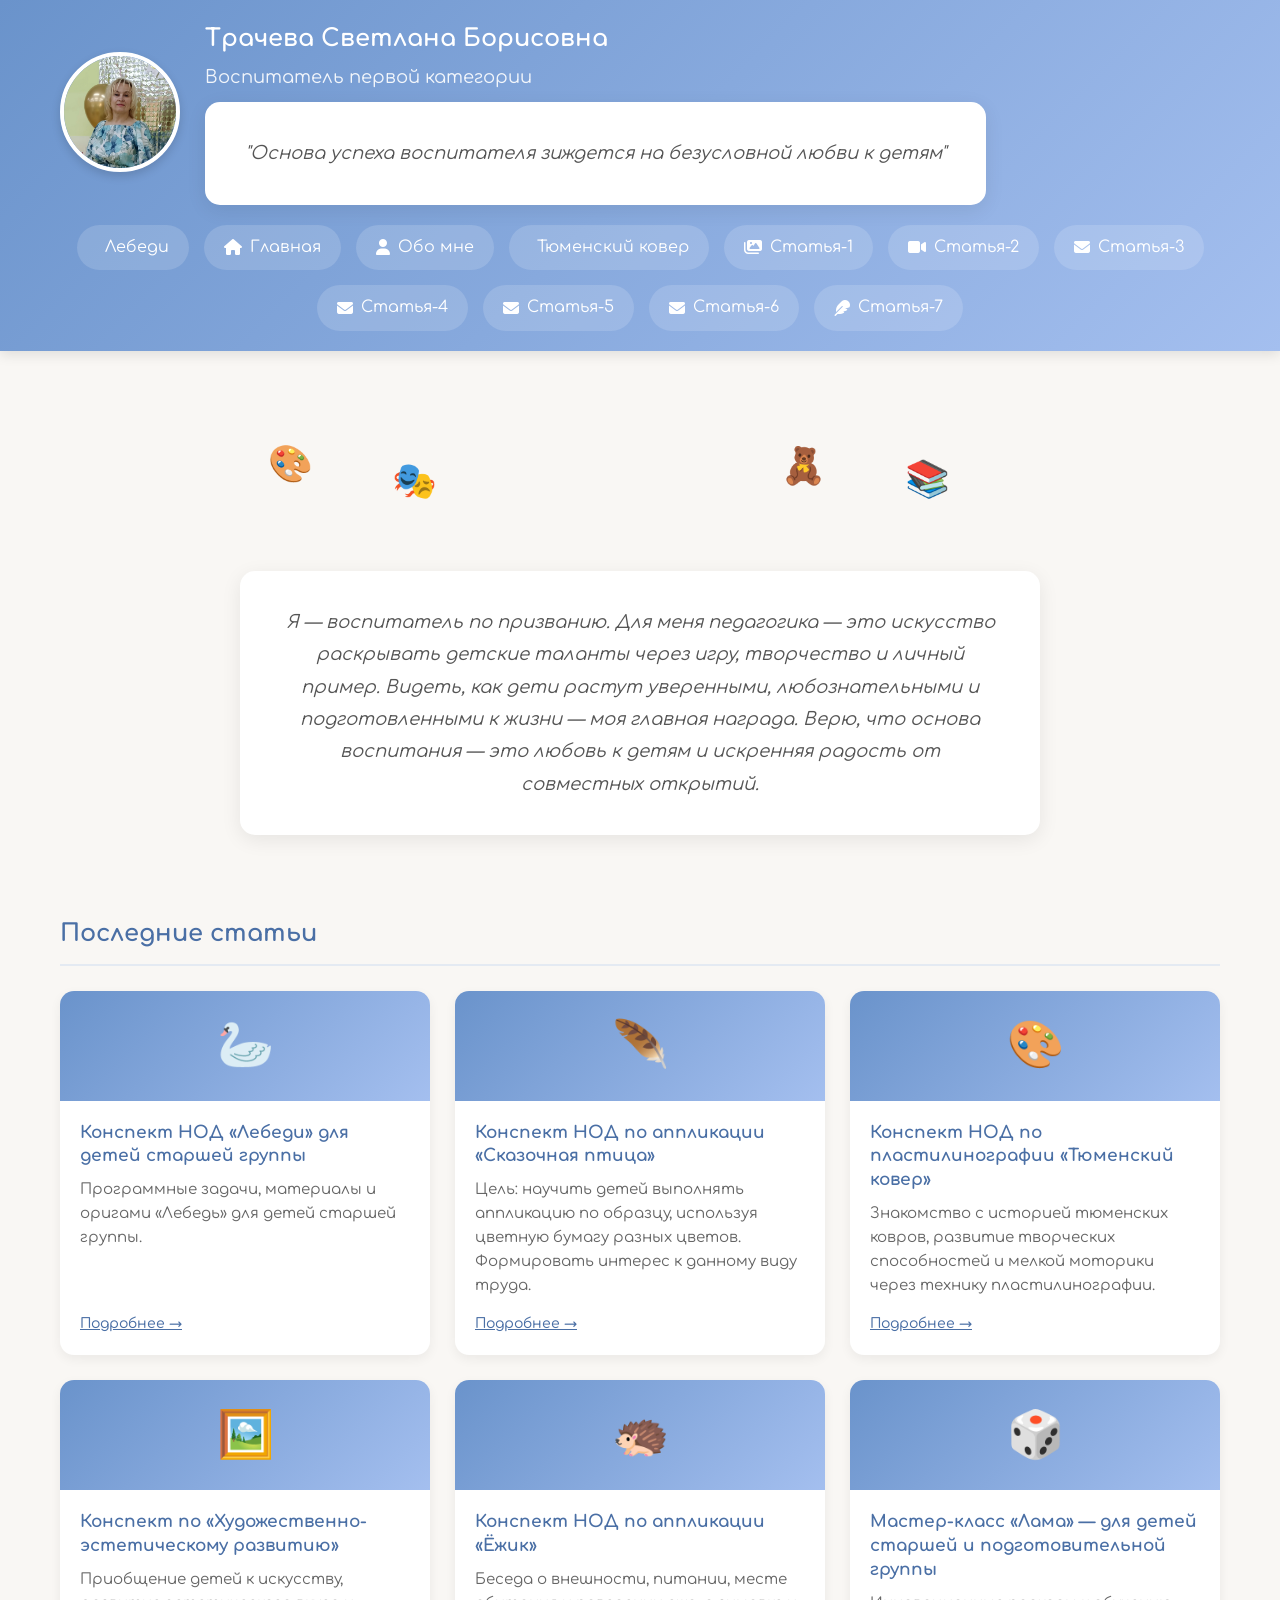
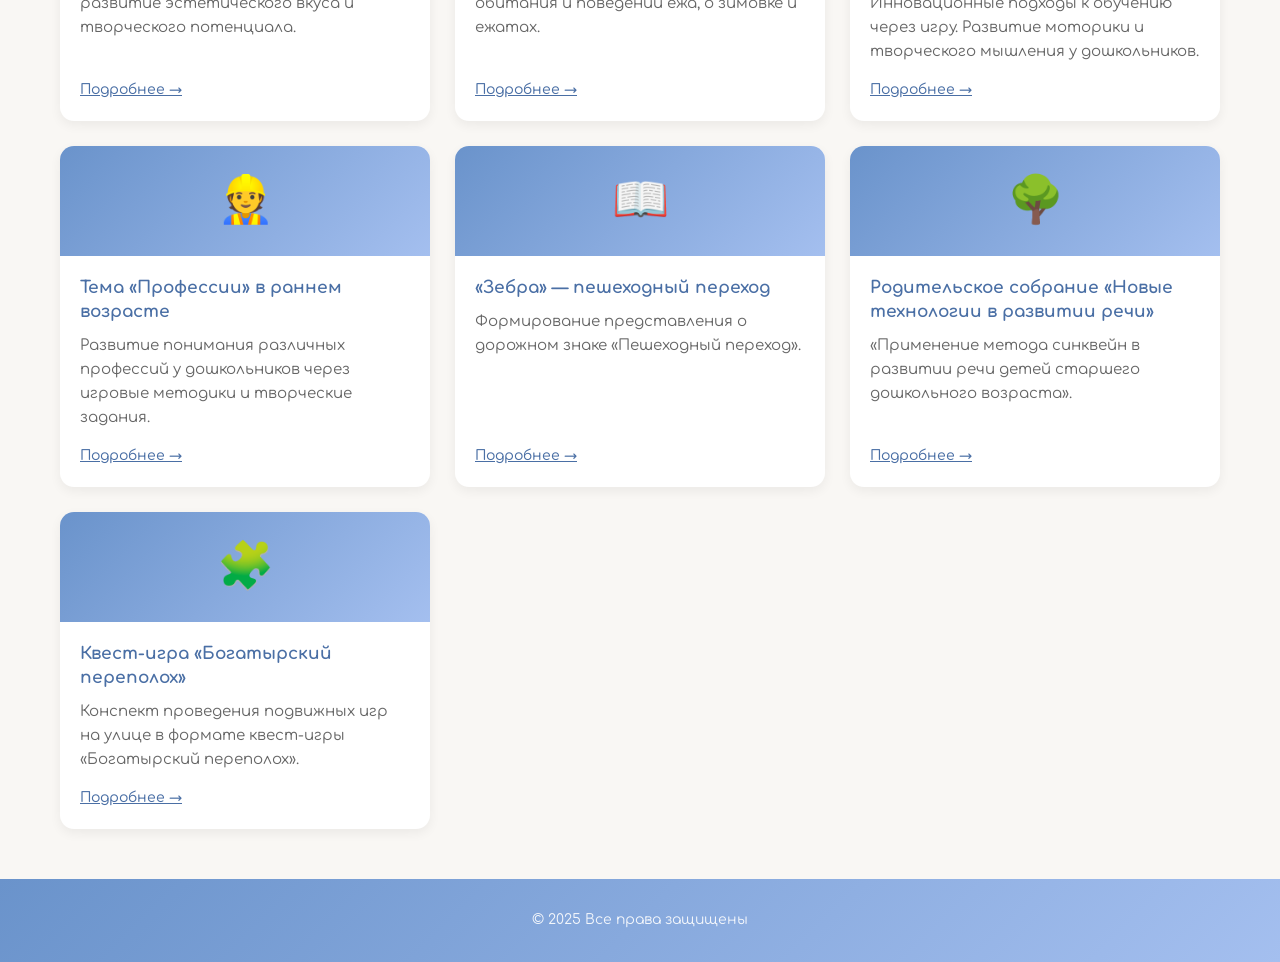
<file: index.html>
<!DOCTYPE html>
<html lang="ru">
<head>
    <meta charset="UTF-8">
    <meta name="viewport" content="width=device-width, initial-scale=1.0">
    <title>Трачева Светлана Борисовна - воспитатель первой категории</title>
    <style>
        /* Основные стили */
        * {
            margin: 0;
            padding: 0;
            box-sizing: border-box;
        }

        body {
            font-family: 'Comfortaa', cursive;
            line-height: 1.6;
            color: #333;
            background-color: #f9f7f4;
        }

        .header {
            background: linear-gradient(135deg, #6a93cb 0%, #a4bfef 100%);
            padding: 20px 0;
            box-shadow: 0 4px 12px rgba(0, 0, 0, 0.1);
        }

        .header-container {
            max-width: 1200px;
            margin: 0 auto;
            padding: 0 20px;
        }

        .profile-card {
            display: flex;
            align-items: center;
            gap: 25px;
            margin-bottom: 20px;
        }

        .profile-image {
            width: 120px;
            height: 120px;
            border-radius: 50%;
            overflow: hidden;
            border: 4px solid white;
            box-shadow: 0 4px 10px rgba(0, 0, 0, 0.15);
        }

        .profile-image img {
            width: 100%;
            height: 100%;
            object-fit: cover;
        }

        .profile-info h1 {
            font-size: 24px;
            color: white;
            margin-bottom: 5px;
        }

        .profile-info h2 {
            font-size: 18px;
            color: rgba(255, 255, 255, 0.9);
            margin-bottom: 10px;
            font-weight: 400;
        }

        .profile-quote p {
            font-style: italic;
            color: white;
            background: rgba(255, 255, 255, 0.2);
            padding: 10px 15px;
            border-radius: 8px;
            display: inline-block;
        }

        .main-menu {
            display: flex;
            justify-content: center;
            flex-wrap: wrap;
            gap: 15px;
        }

        .main-menu a {
            color: white;
            text-decoration: none;
            padding: 10px 20px;
            border-radius: 30px;
            background: rgba(255, 255, 255, 0.15);
            transition: all 0.3s ease;
            display: flex;
            align-items: center;
            gap: 8px;
        }

        .main-menu a:hover {
            background: rgba(255, 255, 255, 0.3);
            transform: translateY(-2px);
        }

        .hero {
            padding: 40px 20px;
            text-align: center;
            position: relative;
            overflow: hidden;
        }

        .hero-content {
            position: relative;
            height: 150px;
            margin-bottom: 30px;
        }

        .floating-icon {
            position: absolute;
            font-size: 36px;
            animation: float 6s ease-in-out infinite;
        }

        @keyframes float {
            0%, 100% { transform: translateY(0) rotate(0deg); }
            50% { transform: translateY(-15px) rotate(5deg); }
        }

        .profile-quote {
            max-width: 800px;
            margin: 0 auto;
            padding: 25px;
            background: white;
            border-radius: 15px;
            box-shadow: 0 5px 20px rgba(0, 0, 0, 0.08);
        }

        .profile-quote p {
            font-size: 18px;
            line-height: 1.8;
            color: #555;
        }

        .main-content {
            max-width: 1200px;
            margin: 40px auto;
            padding: 0 20px;
        }

        .articles-list h2 {
            font-size: 24px;
            margin-bottom: 25px;
            color: #4a6fa5;
            padding-bottom: 10px;
            border-bottom: 2px solid #e4eaf2;
        }

        .articles-grid {
            display: grid;
            grid-template-columns: repeat(auto-fill, minmax(290px, 1fr));
            gap: 25px;
        }

        .article-card {
            background: white;
            border-radius: 14px;
            overflow: hidden;
            box-shadow: 0 4px 12px rgba(0, 0, 0, 0.06);
            transition: transform 0.3s ease, box-shadow 0.3s ease;
            display: flex;
            flex-direction: column;
        }

        .article-card:hover {
            transform: translateY(-6px);
            box-shadow: 0 10px 24px rgba(0, 0, 0, 0.12);
        }

        .article-card > a {
            text-decoration: none;
            color: inherit;
            display: flex;
            flex-direction: column;
            height: 100%;
        }

        .tile-icon {
            height: 110px;
            display: flex;
            align-items: center;
            justify-content: center;
            font-size: 46px;
            background: linear-gradient(135deg, #6a93cb 0%, #a4bfef 100%);
        }

        .tile-body {
            padding: 20px;
            display: flex;
            flex-direction: column;
            flex: 1;
        }

        .tile-body h3 {
            font-size: 17px;
            margin-bottom: 10px;
            color: #4a6fa5;
            line-height: 1.4;
        }

        .tile-body p {
            color: #666;
            line-height: 1.6;
            font-size: 15px;
            margin-bottom: 15px;
        }

        .article-date {
            margin-top: auto;
            color: #4a6fa5;
            font-size: 14px;
            font-weight: 500;
            text-decoration: underline;
        }

        .footer {
            text-align: center;
            padding: 30px 0;
            margin-top: 50px;
            background: linear-gradient(135deg, #6a93cb 0%, #a4bfef 100%);
            color: white;
        }

        .footer-copyright p {
            font-size: 14px;
            opacity: 0.9;
        }
    </style>
    <link href="https://fonts.googleapis.com/css2?family=Comfortaa:wght@400;700&display=swap" rel="stylesheet">
    <link rel="stylesheet" href="https://cdnjs.cloudflare.com/ajax/libs/font-awesome/6.4.0/css/all.min.css">
</head>
<body>
<header class="header">
    <div class="header-container">
        <div class="profile-card">
            <div class="profile-image">
                <img src="./images/avatar.jpeg" alt="Трачева Светлана Борисовна">
            </div>
            <div class="profile-info">
                <h1>Трачева Светлана Борисовна</h1>
                <h2>Воспитатель первой категории</h2>
                <div class="profile-quote">
                    <p>"Основа успеха воспитателя зиждется на безусловной любви к детям"</p>
                </div>
            </div>
        </div>

        <nav class="main-menu">
            <a href="./lebedi.html"><i class="fas fa-bird"></i>Лебеди</a>
            <a href="#"><i class="fas fa-home"></i>Главная</a>
            <a href="./about.html"><i class="fas fa-user"></i>Обо мне</a>
            <a href="./article-kover/article-kover.html"><i class="fas fa-carpet"></i>Тюменский ковер</a>
            <a href="./article1/article1.html"><i class="fas fa-images"></i>Статья-1</a>
            <a href="./article2/article2.html"><i class="fas fa-video"></i>Статья-2</a>
            <a href="./article3/article3.html"><i class="fas fa-envelope"></i>Статья-3</a>
            <a href="article4/article4.html"><i class="fas fa-envelope"></i>Статья-4</a>
            <a href="article5/article5.html"><i class="fas fa-envelope"></i>Статья-5</a>

            <a href="./images/egik.html"><i class="fas fa-envelope"></i>Статья-6</a>
            <a href="./skazochnaya-ptitsa.html"><i
                    class="fas fa-feather"></i>Статья-7</a>
        </nav>
    </div>
</header>

<section class="hero">
    <div class="hero-content">
        <div class="floating-icon" style="left: 20%; top: 30%">🎨</div>
        <div class="floating-icon" style="right: 25%; top: 40%">📚</div>
        <div class="floating-icon" style="left: 30%; bottom: 20%">🎭</div>
        <div class="floating-icon" style="right: 35%; bottom: 30%">🧸</div>
    </div>
    <div class="profile-quote">
        <p>Я — воспитатель по призванию. Для меня педагогика — это искусство раскрывать детские таланты через игру, творчество и личный пример. Видеть, как дети растут уверенными, любознательными и подготовленными к жизни — моя главная награда. Верю, что основа воспитания — это любовь к детям и искренняя радость от совместных открытий.</p>
    </div>
</section>

<main class="main-content">
    <div class="articles-list">
        <h2>Последние статьи</h2>

        <div class="articles-grid">

            <div class="article-card">
                <a href="./lebedi.html">
                    <div class="tile-icon">🦢</div>
                    <div class="tile-body">
                        <h3>Конспект НОД «Лебеди» для детей старшей группы</h3>
                        <p>Программные задачи, материалы и оригами «Лебедь» для детей старшей группы.</p>
                        <span class="article-date">Подробнее →</span>
                    </div>
                </a>
            </div>

            <div class="article-card">
                <a href="./skazochnaya-ptitsa.html">
                    <div class="tile-icon">🪶</div>
                    <div class="tile-body">
                        <h3>Конспект НОД по аппликации «Сказочная птица»</h3>
                        <p>Цель: научить детей выполнять аппликацию по образцу, используя цветную бумагу разных цветов. Формировать интерес к данному виду труда.</p>
                        <span class="article-date">Подробнее →</span>
                    </div>
                </a>
            </div>

            <div class="article-card">
                <a href="./article-kover/article-kover.html">
                    <div class="tile-icon">🎨</div>
                    <div class="tile-body">
                        <h3>Конспект НОД по пластилинографии «Тюменский ковер»</h3>
                        <p>Знакомство с историей тюменских ковров, развитие творческих способностей и мелкой моторики через технику пластилинографии.</p>
                        <span class="article-date">Подробнее →</span>
                    </div>
                </a>
            </div>

            <div class="article-card">
                <a href="./art.html">
                    <div class="tile-icon">🖼️</div>
                    <div class="tile-body">
                        <h3>Конспект по «Художественно-эстетическому развитию»</h3>
                        <p>Приобщение детей к искусству, развитие эстетического вкуса и творческого потенциала.</p>
                        <span class="article-date">Подробнее →</span>
                    </div>
                </a>
            </div>

            <div class="article-card">
                <a href="./images/egik.html">
                    <div class="tile-icon">🦔</div>
                    <div class="tile-body">
                        <h3>Конспект НОД по аппликации «Ёжик»</h3>
                        <p>Беседа о внешности, питании, месте обитания и поведении ежа, о зимовке и ежатах.</p>
                        <span class="article-date">Подробнее →</span>
                    </div>
                </a>
            </div>

            <div class="article-card">
                <a href="./article1/article1.html">
                    <div class="tile-icon">🎲</div>
                    <div class="tile-body">
                        <h3>Мастер-класс «Лама» — для детей старшей и подготовительной группы</h3>
                        <p>Инновационные подходы к обучению через игру. Развитие моторики и творческого мышления у дошкольников.</p>
                        <span class="article-date">Подробнее →</span>
                    </div>
                </a>
            </div>

            <div class="article-card">
                <a href="./article2/article2.html">
                    <div class="tile-icon">👷</div>
                    <div class="tile-body">
                        <h3>Тема «Профессии» в раннем возрасте</h3>
                        <p>Развитие понимания различных профессий у дошкольников через игровые методики и творческие задания.</p>
                        <span class="article-date">Подробнее →</span>
                    </div>
                </a>
            </div>

            <div class="article-card">
                <a href="./article3/article3.html">
                    <div class="tile-icon">📖</div>
                    <div class="tile-body">
                        <h3>«Зебра» — пешеходный переход</h3>
                        <p>Формирование представления о дорожном знаке «Пешеходный переход».</p>
                        <span class="article-date">Подробнее →</span>
                    </div>
                </a>
            </div>

            <div class="article-card">
                <a href="./article4/article4.html">
                    <div class="tile-icon">🌳</div>
                    <div class="tile-body">
                        <h3>Родительское собрание «Новые технологии в развитии речи»</h3>
                        <p>«Применение метода синквейн в развитии речи детей старшего дошкольного возраста».</p>
                        <span class="article-date">Подробнее →</span>
                    </div>
                </a>
            </div>

            <div class="article-card">
                <a href="./article5/article5.html">
                    <div class="tile-icon">🧩</div>
                    <div class="tile-body">
                        <h3>Квест-игра «Богатырский переполох»</h3>
                        <p>Конспект проведения подвижных игр на улице в формате квест-игры «Богатырский переполох».</p>
                        <span class="article-date">Подробнее →</span>
                    </div>
                </a>
            </div>

        </div>
    </div>
</main>

<footer class="footer">
    <div class="footer-copyright">
        <p>© 2025 Все права защищены</p>
    </div>
</footer>

<script>
    // Анимация при скролле
    document.addEventListener('DOMContentLoaded', () => {
        const observer = new IntersectionObserver((entries) => {
            entries.forEach(entry => {
                if(entry.isIntersecting) {
                    entry.target.style.opacity = 1;
                    entry.target.style.transform = 'translateY(0)';
                }
            });
        });

        document.querySelectorAll('.article-card, .video-item').forEach(el => {
            el.style.opacity = 0;
            el.style.transform = 'translateY(30px)';
            el.style.transition = 'all 0.6s ease-out';
            observer.observe(el);
        });

        // Параллакс-эффект для героя
        window.addEventListener('mousemove', (e) => {
            const x = (window.innerWidth/2 - e.pageX)/30;
            const y = (window.innerHeight/2 - e.pageY)/30;
            document.querySelector('.hero-content').style.transform =
                `translate(${x}px, ${y}px)`;
        });
    });
</script>
</body>
</html>
</file>
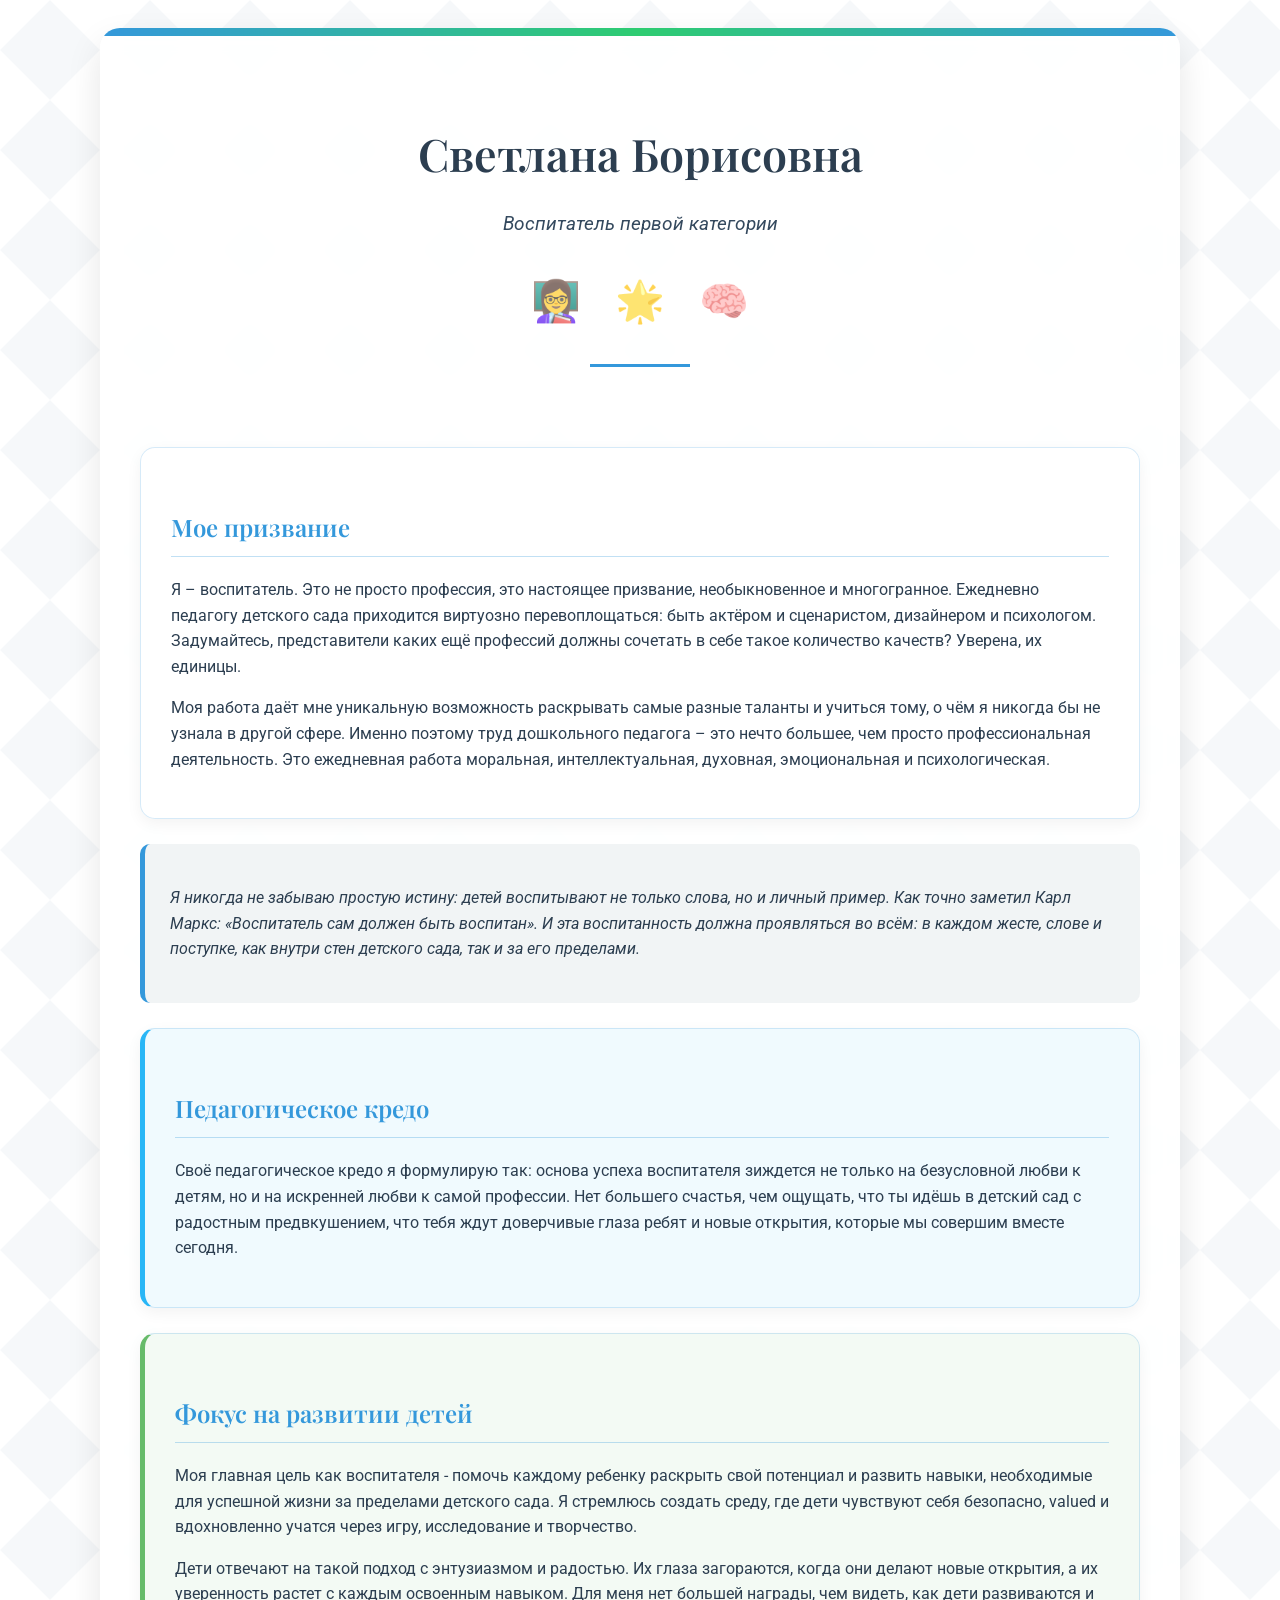
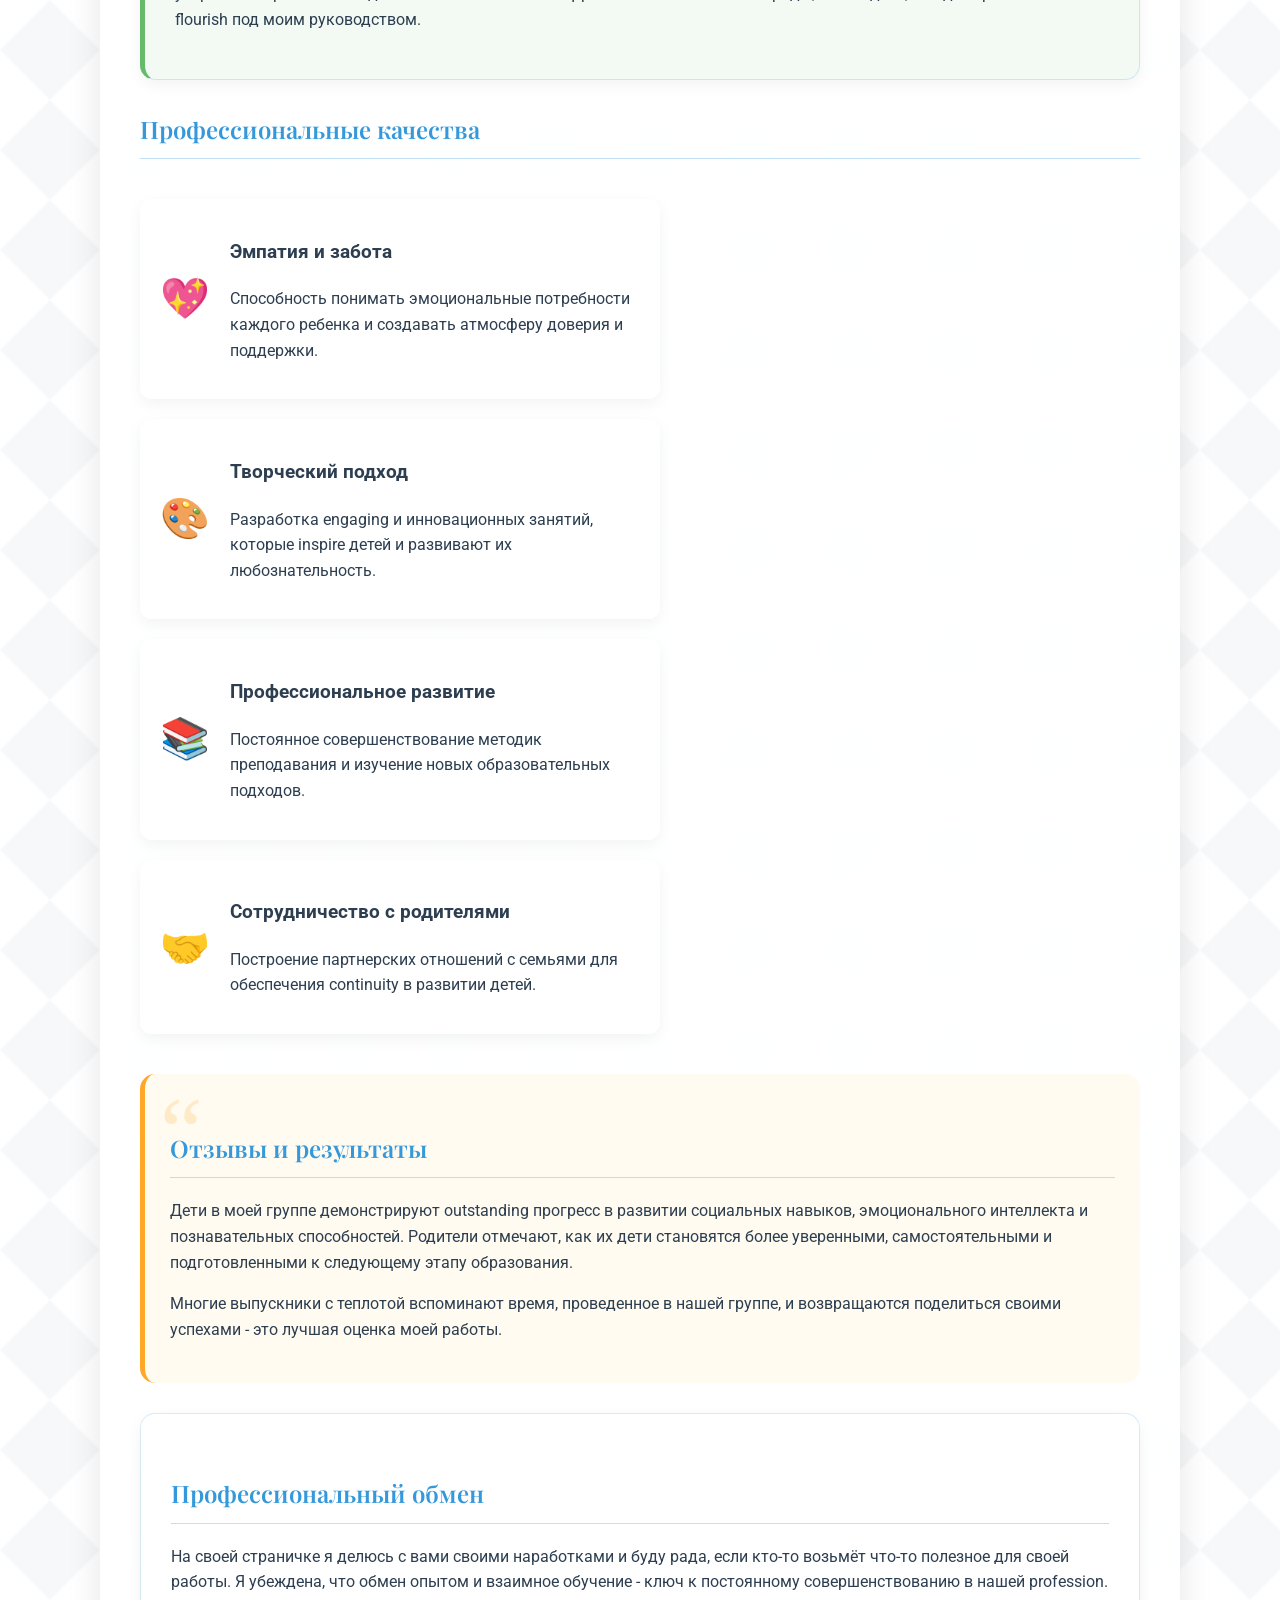
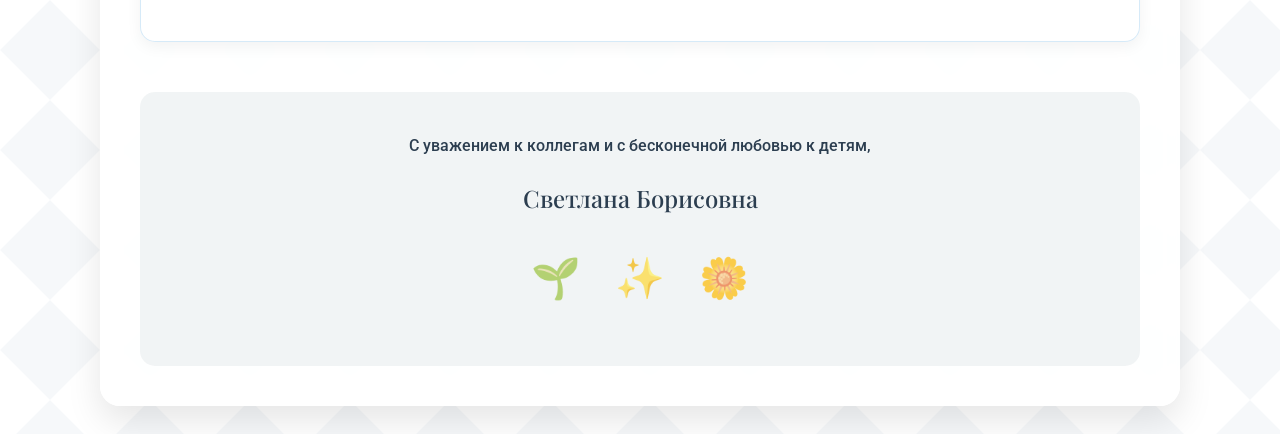
<file: about.html>
<!DOCTYPE html>
<html lang="ru">
<head>
    <meta charset="UTF-8">
    <meta name="viewport" content="width=device-width, initial-scale=1.0">
    <title>Светлана Борисовна - Воспитатель первой категории</title>
    <link href="https://fonts.googleapis.com/css2?family=Playfair+Display:wght@400;600&family=Roboto:wght@300;400;500&display=swap" rel="stylesheet">
    <link rel="stylesheet" href="styles/main.css">
</head>
<body>
<div class="container">
    <div class="header">
        <h1>Светлана Борисовна</h1>
        <p class="intro">Воспитатель первой категории</p>
        <div class="decorative">
            <span>👩‍🏫</span>
            <span>🌟</span>
            <span>🧠</span>
        </div>
    </div>

    <div class="content-block">
        <h2>Мое призвание</h2>
        <p>Я – воспитатель. Это не просто профессия, это настоящее призвание, необыкновенное и многогранное. Ежедневно педагогу детского сада приходится виртуозно перевоплощаться: быть актёром и сценаристом, дизайнером и психологом. Задумайтесь, представители каких ещё профессий должны сочетать в себе такое количество качеств? Уверена, их единицы.</p>
        <p>Моя работа даёт мне уникальную возможность раскрывать самые разные таланты и учиться тому, о чём я никогда бы не узнала в другой сфере. Именно поэтому труд дошкольного педагога – это нечто большее, чем просто профессиональная деятельность. Это ежедневная работа моральная, интеллектуальная, духовная, эмоциональная и психологическая.</p>
    </div>

    <div class="quote">
        <p>Я никогда не забываю простую истину: детей воспитывают не только слова, но и личный пример. Как точно заметил Карл Маркс: «Воспитатель сам должен быть воспитан». И эта воспитанность должна проявляться во всём: в каждом жесте, слове и поступке, как внутри стен детского сада, так и за его пределами.</p>
    </div>

    <div class="content-block philosophy">
        <h2>Педагогическое кредо</h2>
        <p>Своё педагогическое кредо я формулирую так: основа успеха воспитателя зиждется не только на безусловной любви к детям, но и на искренней любви к самой профессии. Нет большего счастья, чем ощущать, что ты идёшь в детский сад с радостным предвкушением, что тебя ждут доверчивые глаза ребят и новые открытия, которые мы совершим вместе сегодня.</p>
    </div>

    <div class="content-block children-focus">
        <h2>Фокус на развитии детей</h2>
        <p>Моя главная цель как воспитателя - помочь каждому ребенку раскрыть свой потенциал и развить навыки, необходимые для успешной жизни за пределами детского сада. Я стремлюсь создать среду, где дети чувствуют себя безопасно, valued и вдохновленно учатся через игру, исследование и творчество.</p>
        <p>Дети отвечают на такой подход с энтузиазмом и радостью. Их глаза загораются, когда они делают новые открытия, а их уверенность растет с каждым освоенным навыком. Для меня нет большей награды, чем видеть, как дети развиваются и flourish под моим руководством.</p>
    </div>

    <h2>Профессиональные качества</h2>
    <div class="skills">
        <div class="skill-item">
            <div class="skill-icon">💖</div>
            <div>
                <h3>Эмпатия и забота</h3>
                <p>Способность понимать эмоциональные потребности каждого ребенка и создавать атмосферу доверия и поддержки.</p>
            </div>
        </div>

        <div class="skill-item">
            <div class="skill-icon">🎨</div>
            <div>
                <h3>Творческий подход</h3>
                <p>Разработка engaging и инновационных занятий, которые inspire детей и развивают их любознательность.</p>
            </div>
        </div>

        <div class="skill-item">
            <div class="skill-icon">📚</div>
            <div>
                <h3>Профессиональное развитие</h3>
                <p>Постоянное совершенствование методик преподавания и изучение новых образовательных подходов.</p>
            </div>
        </div>

        <div class="skill-item">
            <div class="skill-icon">🤝</div>
            <div>
                <h3>Сотрудничество с родителями</h3>
                <p>Построение партнерских отношений с семьями для обеспечения continuity в развитии детей.</p>
            </div>
        </div>
    </div>

    <div class="testimonial">
        <h2>Отзывы и результаты</h2>
        <p>Дети в моей группе демонстрируют outstanding прогресс в развитии социальных навыков, эмоционального интеллекта и познавательных способностей. Родители отмечают, как их дети становятся более уверенными, самостоятельными и подготовленными к следующему этапу образования.</p>
        <p>Многие выпускники с теплотой вспоминают время, проведенное в нашей группе, и возвращаются поделиться своими успехами - это лучшая оценка моей работы.</p>
    </div>

    <div class="content-block">
        <h2>Профессиональный обмен</h2>
        <p>На своей страничке я делюсь с вами своими наработками и буду рада, если кто-то возьмёт что-то полезное для своей работы. Я убеждена, что обмен опытом и взаимное обучение - ключ к постоянному совершенствованию в нашей profession.</p>
    </div>

    <div class="footer">
        <p>С уважением к коллегам и с бесконечной любовью к детям,</p>
        <p class="signature">Светлана Борисовна</p>
        <div class="decorative">
            <span>🌱</span>
            <span>✨</span>
            <span>🌼</span>
        </div>
    </div>
</div>
</body>
</html>
</file>
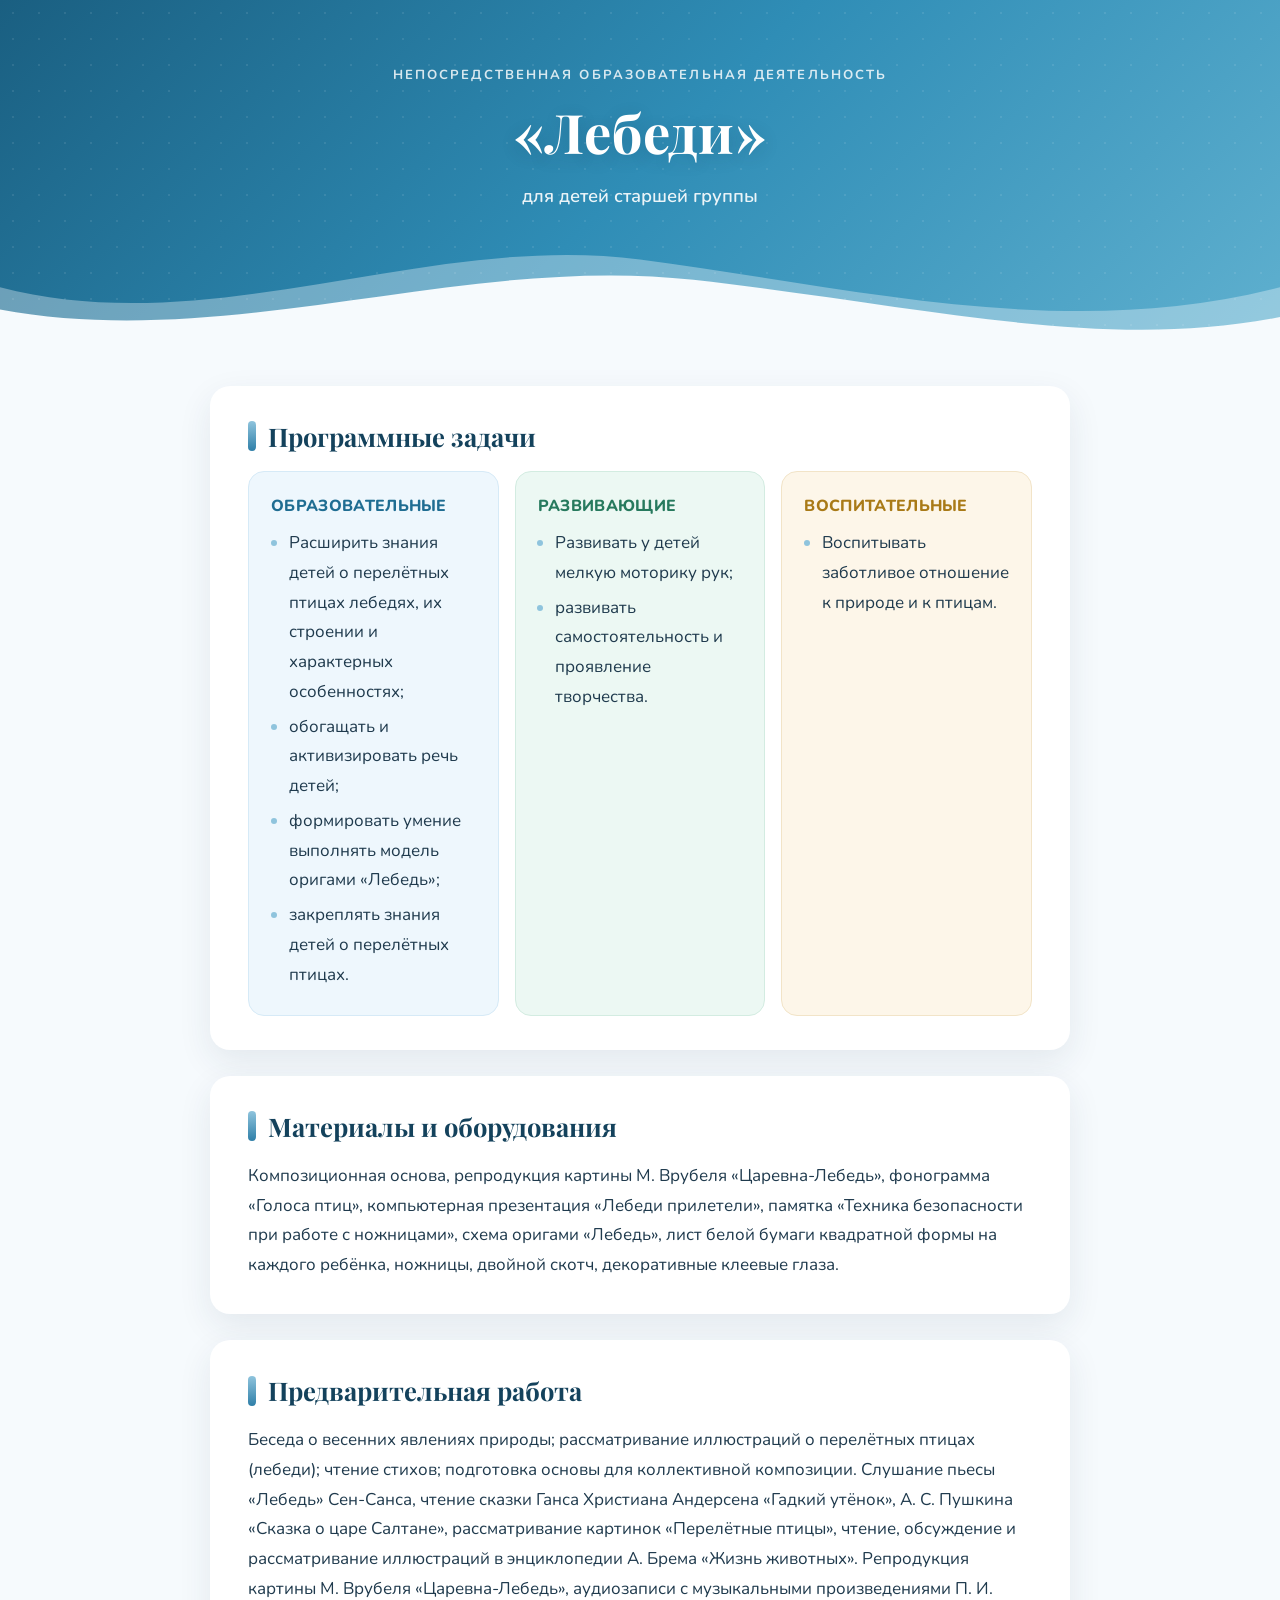
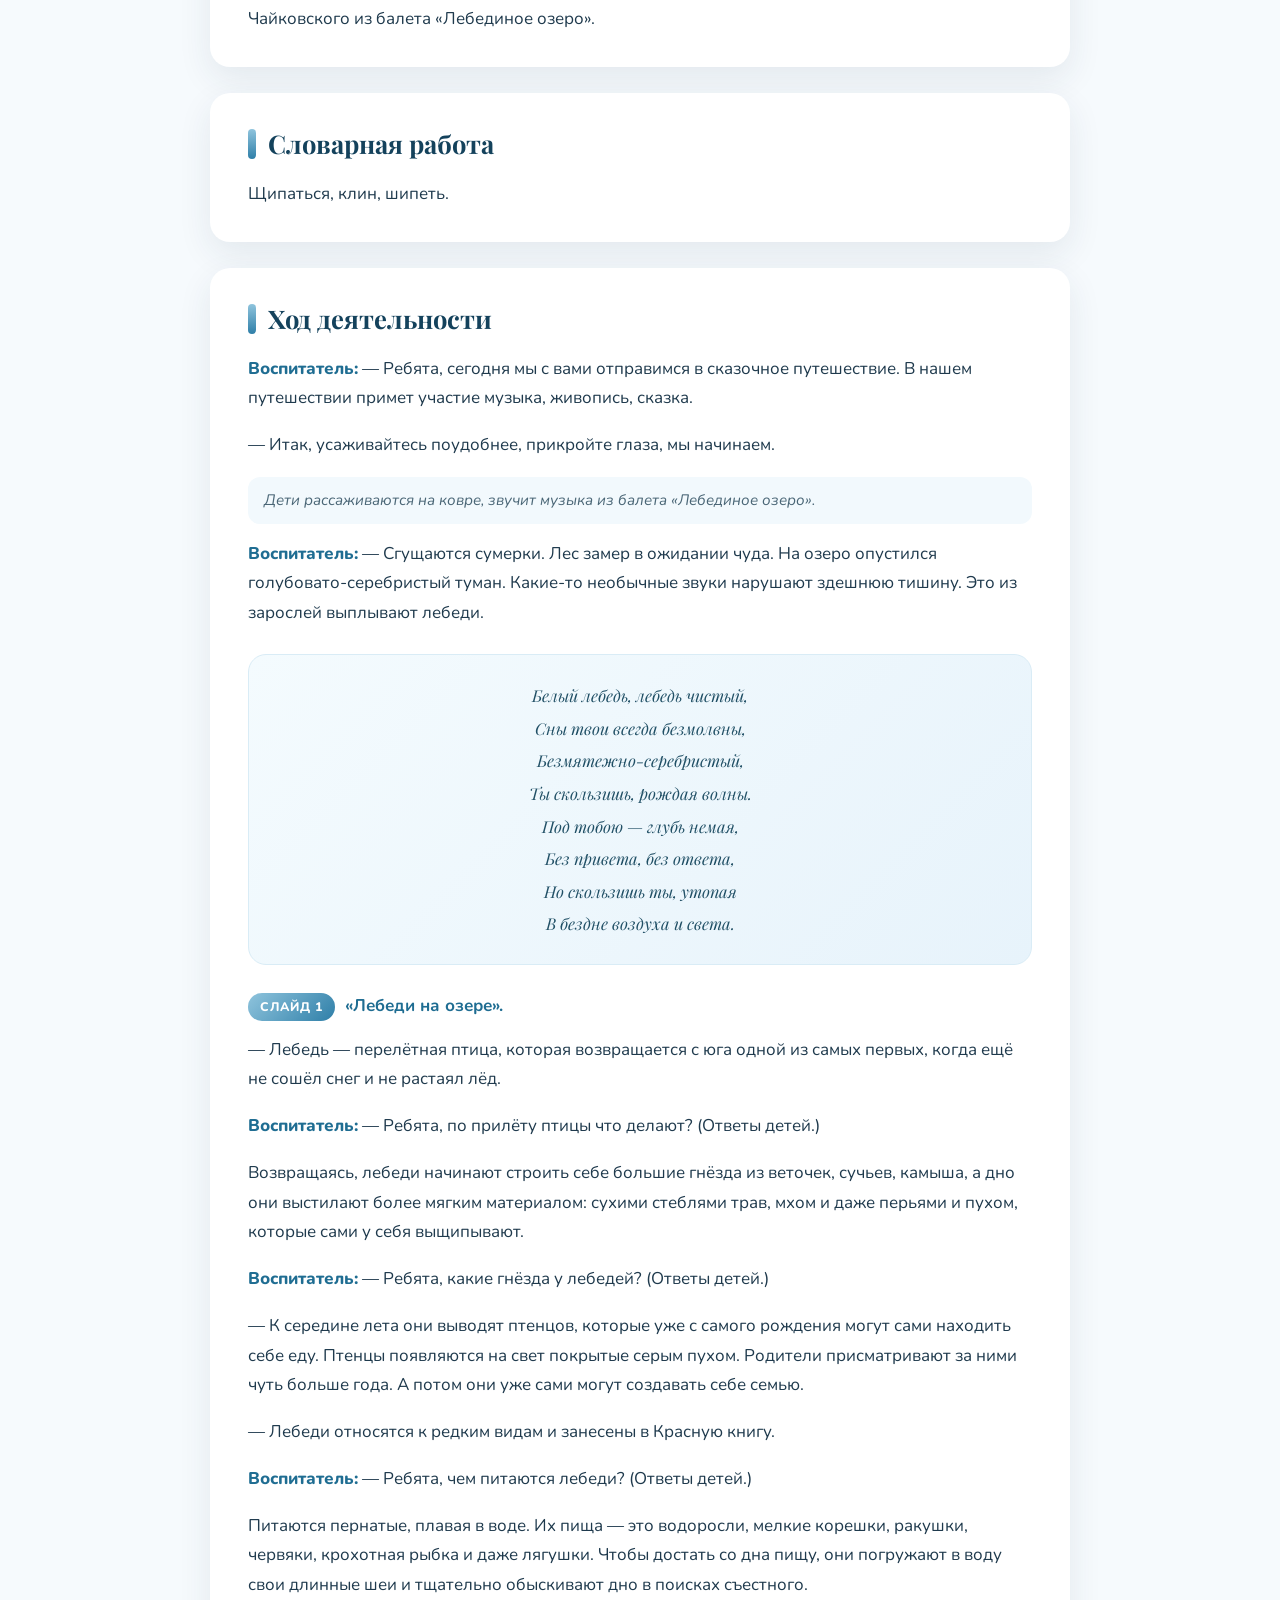
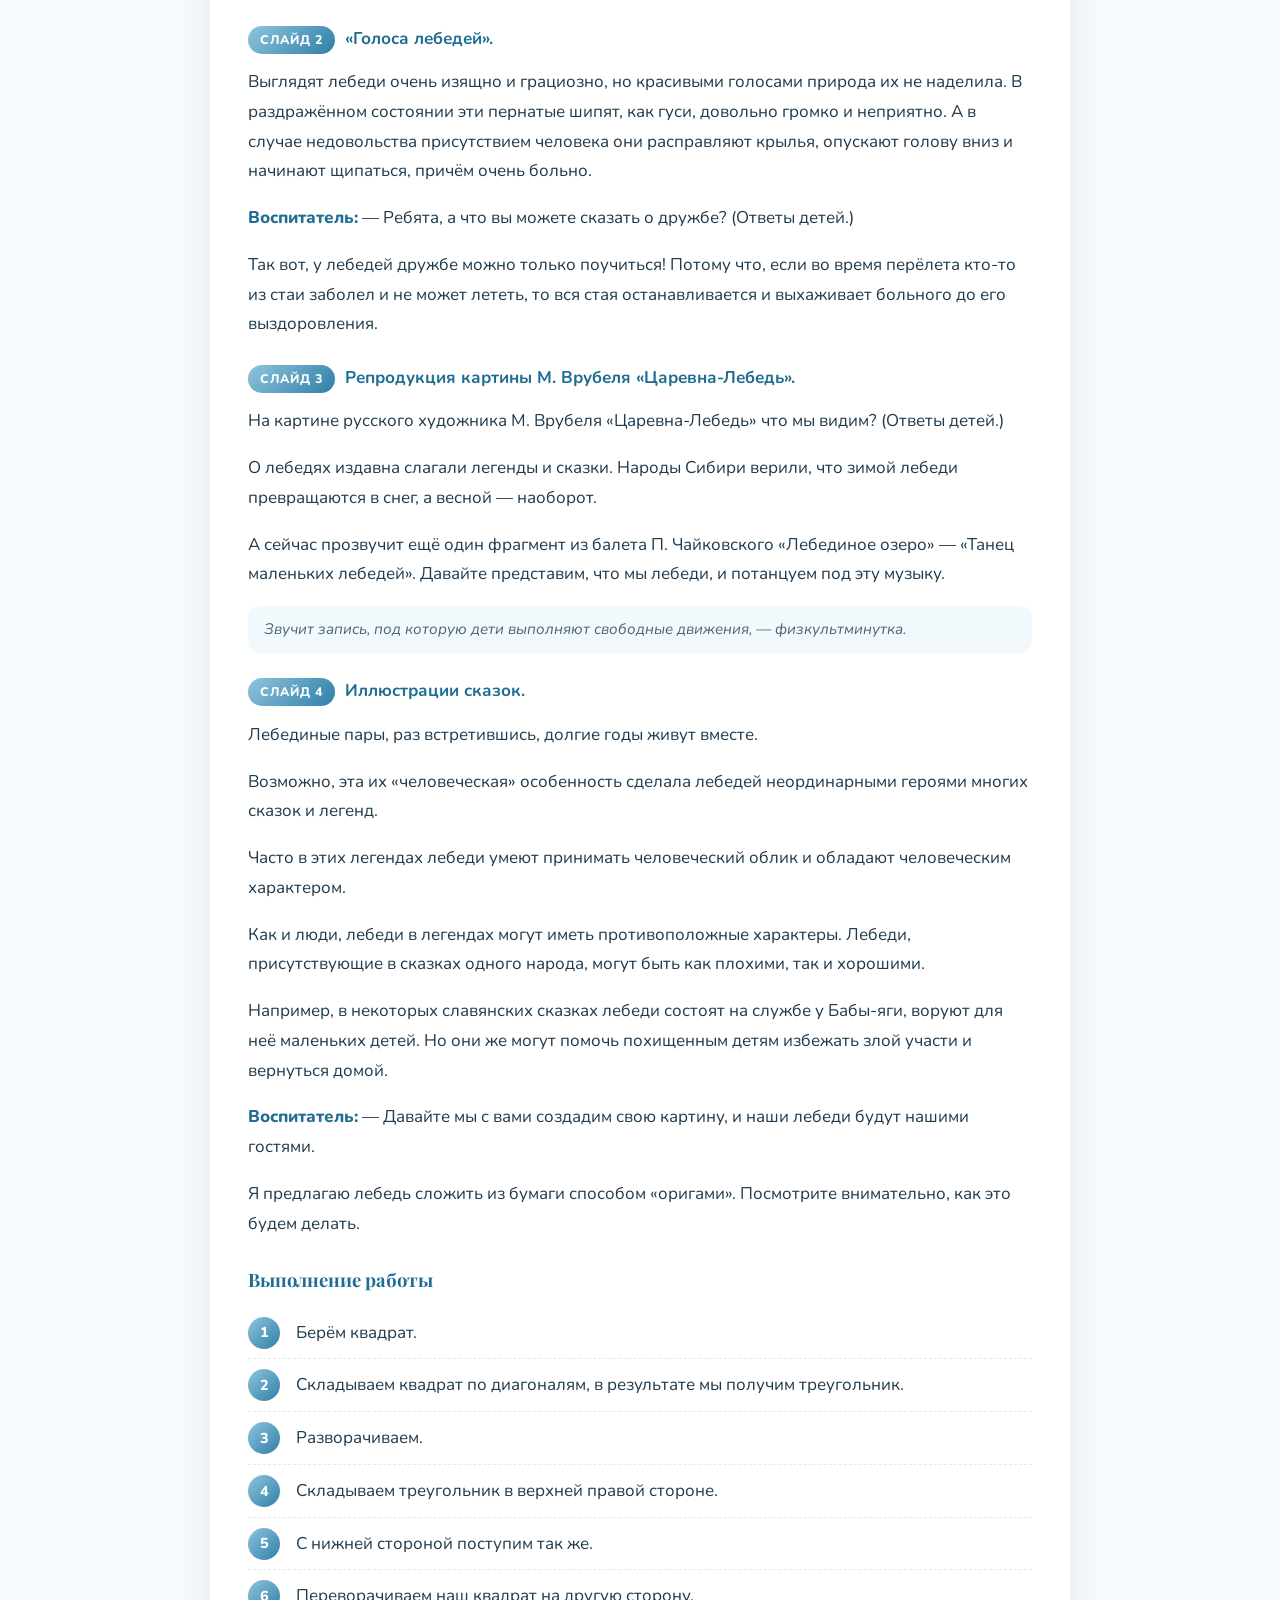
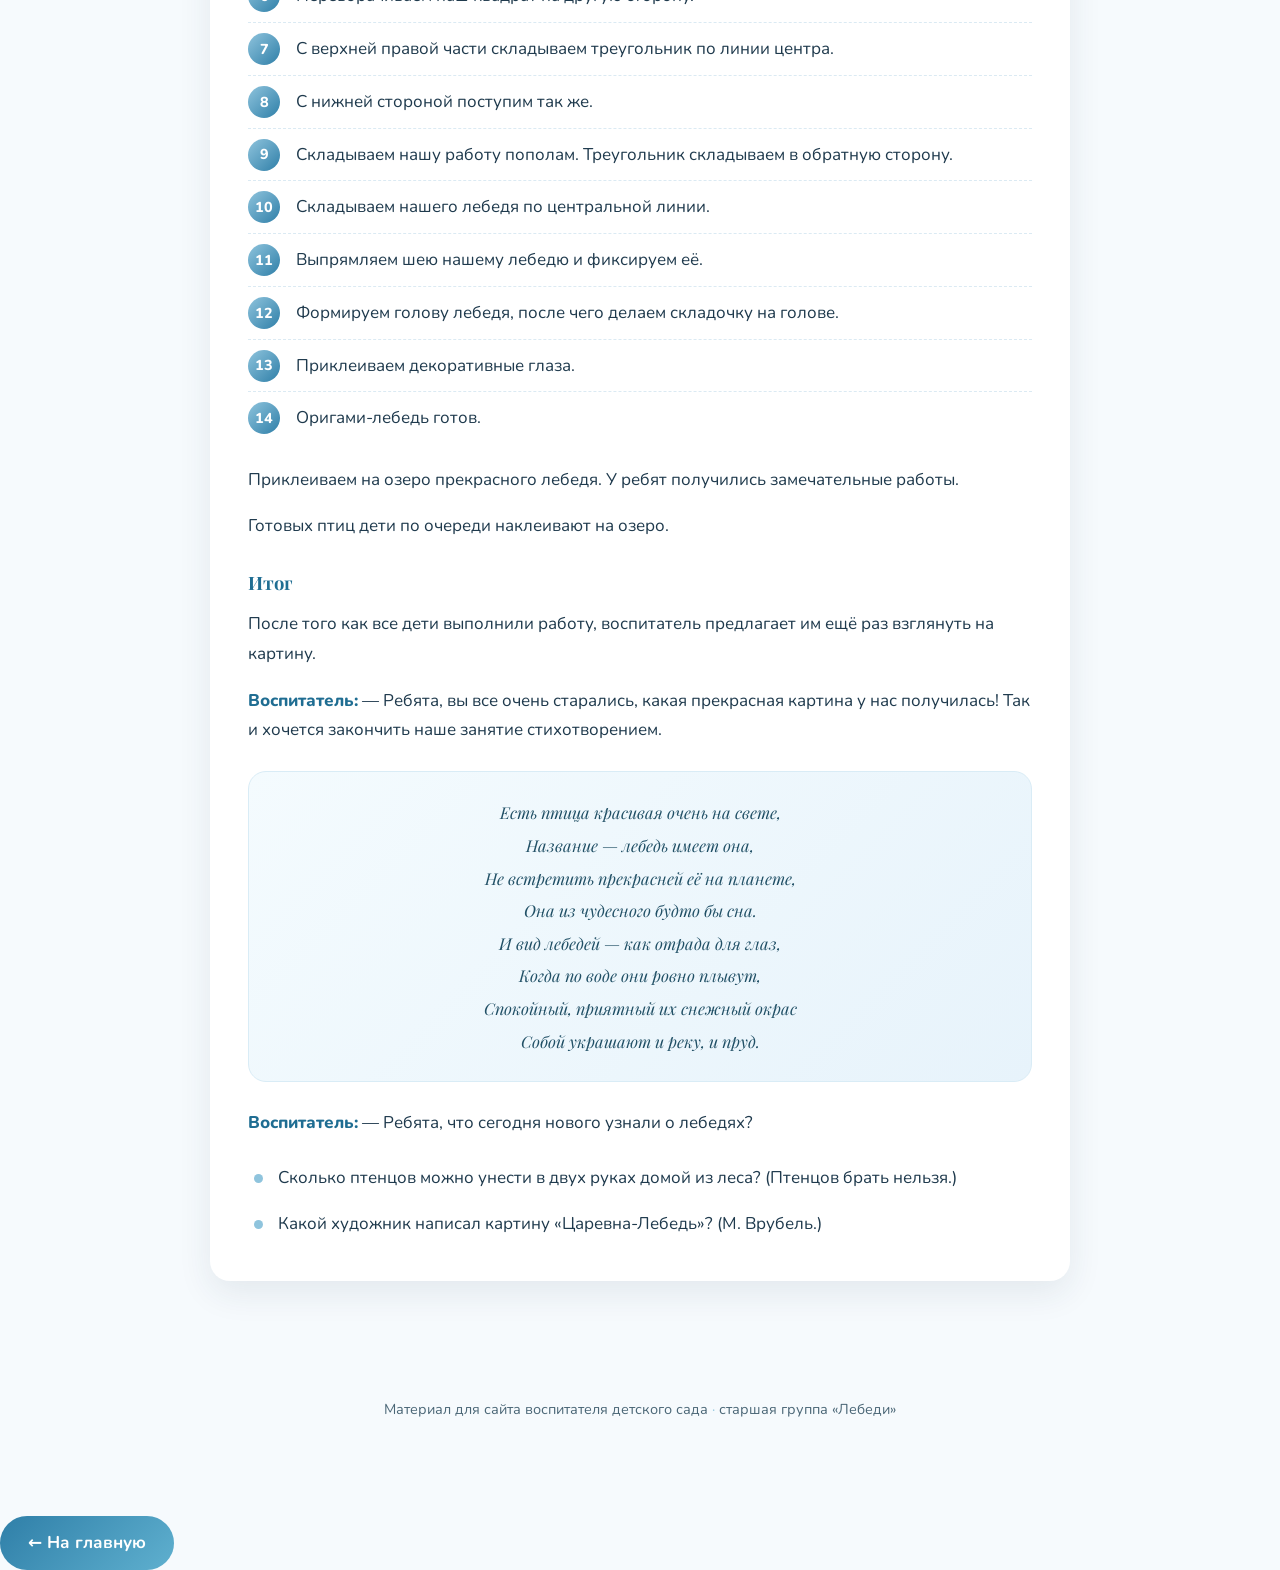
<file: lebedi.html>
<!DOCTYPE html>
<html lang="ru">
<head>
<meta charset="utf-8">
<meta name="viewport" content="width=device-width, initial-scale=1">
<title>НОД «Лебеди» для детей старшей группы — конспект занятия</title>
<meta name="description" content="Непосредственная образовательная деятельность для детей старшей группы «Лебеди»: программные задачи, материалы, предварительная работа, ход занятия, оригами «Лебедь».">
<link rel="preconnect" href="https://fonts.googleapis.com">
<link rel="preconnect" href="https://fonts.gstatic.com" crossorigin>
<link href="https://fonts.googleapis.com/css2?family=Nunito:wght@400;600;700;800&family=Playfair+Display:ital,wght@0,600;0,700;1,500&display=swap" rel="stylesheet">
<style>
  :root{
    --ink:#1f3a4d;
    --ink-soft:#4a6676;
    --accent:#2f7fa8;
    --accent-dark:#1f6d92;
    --accent-light:#8fc4dd;
    --paper:#ffffff;
    --bg:#f6fafd;
    --line:#dbeaf3;
    --radius:20px;
    --shadow:0 12px 34px rgba(31,58,77,.09);
  }

  *{box-sizing:border-box}

  html{-webkit-text-size-adjust:100%}

  body{
    margin:0;
    font-family:'Nunito',system-ui,-apple-system,'Segoe UI',Roboto,Arial,sans-serif;
    font-size:17px;
    line-height:1.75;
    color:var(--ink);
    background:var(--bg);
  }

  /* ---------- Шапка ---------- */
  .hero{
    position:relative;
    overflow:hidden;
    padding:64px 20px 130px;
    text-align:center;
    color:#fff;
    background:linear-gradient(135deg,#1a5f81 0%,#2f8db6 50%,#5fb0cf 100%);
  }
  .hero::after{
    content:"";
    position:absolute;
    inset:0;
    background-image:radial-gradient(rgba(255,255,255,.16) 1.5px, transparent 1.5px);
    background-size:26px 26px;
    opacity:.55;
    pointer-events:none;
  }
  .hero-inner{
    position:relative;
    z-index:2;
    max-width:820px;
    margin:0 auto;
  }
  .eyebrow{
    margin:0 0 14px;
    font-size:.82rem;
    font-weight:700;
    letter-spacing:.16em;
    text-transform:uppercase;
    color:rgba(255,255,255,.82);
  }
  .hero h1{
    margin:0;
    font-family:'Playfair Display',Georgia,serif;
    font-weight:700;
    font-size:clamp(2.1rem,6vw,3.4rem);
    line-height:1.15;
    letter-spacing:.01em;
    text-shadow:0 4px 18px rgba(0,40,60,.18);
  }
  .hero-sub{
    margin:16px 0 0;
    font-size:clamp(1rem,2.4vw,1.15rem);
    font-weight:600;
    color:rgba(255,255,255,.9);
  }
  .hero-waves{
    position:absolute;
    left:0;
    bottom:-1px;
    width:100%;
    height:130px;
    z-index:1;
    pointer-events:none;
  }

  /* ---------- Контейнер ---------- */
  .container{
    max-width:900px;
    margin:0 auto;
    padding:44px 20px 90px;
  }

  .card{
    background:var(--paper);
    border-radius:var(--radius);
    box-shadow:var(--shadow);
    padding:34px 38px;
    margin:0 0 26px;
  }

  .card h2{
    display:flex;
    align-items:center;
    gap:12px;
    margin:0 0 18px;
    font-family:'Playfair Display',Georgia,serif;
    font-size:clamp(1.3rem,3vw,1.6rem);
    font-weight:700;
    line-height:1.3;
    color:#14425c;
  }
  .card h2::before{
    content:"";
    flex:0 0 auto;
    width:8px;
    height:30px;
    border-radius:6px;
    background:linear-gradient(180deg,var(--accent-light),var(--accent));
  }

  .card h3{
    margin:26px 0 10px;
    font-family:'Playfair Display',Georgia,serif;
    font-size:1.15rem;
    font-weight:700;
    color:var(--accent-dark);
  }

  p{margin:0 0 1em}
  p:last-child{margin-bottom:0}

  /* ---------- Программные задачи ---------- */
  .tasks{
    display:grid;
    grid-template-columns:repeat(auto-fit,minmax(215px,1fr));
    gap:16px;
    margin-top:4px;
  }
  .task{
    border-radius:16px;
    padding:20px 22px;
    border:1px solid var(--line);
  }
  .task h3{
    margin:0 0 8px;
    font-family:'Nunito',sans-serif;
    font-size:1rem;
    font-weight:800;
    letter-spacing:.02em;
    text-transform:uppercase;
    color:var(--accent-dark);
  }
  .task--blue{background:#eef7fd;border-color:#d6eaf7}
  .task--mint{background:#ecf8f3;border-color:#d3ece1}
  .task--gold{background:#fdf6e9;border-color:#f2e4c8}
  .task--mint h3{color:#277a5e}
  .task--gold h3{color:#a97a17}
  .task ul{margin:0;padding-left:1.1rem}
  .task li{margin:.3em 0}
  .task li::marker{color:var(--accent-light)}

  /* ---------- Реплики и пометки ---------- */
  .line strong{color:var(--accent-dark);font-weight:800}

  .stage{
    margin:1em 0;
    padding:10px 16px;
    border-radius:12px;
    background:#f2f9fd;
    color:var(--ink-soft);
    font-size:.95rem;
    font-style:italic;
  }

  /* ---------- Слайды ---------- */
  .slide{
    display:flex;
    flex-wrap:wrap;
    align-items:baseline;
    gap:10px;
    margin:1.4em 0 .8em;
    font-weight:700;
    color:var(--accent-dark);
  }
  .chip{
    display:inline-block;
    padding:3px 12px;
    border-radius:999px;
    background:linear-gradient(135deg,var(--accent-light),var(--accent));
    color:#fff;
    font-size:.78rem;
    font-weight:800;
    letter-spacing:.08em;
    text-transform:uppercase;
    white-space:nowrap;
  }

  /* ---------- Стихи ---------- */
  .poem{
    margin:1.6em 0;
    padding:24px 26px;
    border-radius:18px;
    border:1px solid #d9ecf6;
    background:linear-gradient(135deg,#f4fbfe,#e7f3fb);
    font-family:'Playfair Display',Georgia,serif;
    font-style:italic;
    font-size:1.02rem;
    line-height:2;
    text-align:center;
    color:#215066;
  }
  .poem span{display:block}

  /* ---------- Шаги оригами ---------- */
  .steps{
    counter-reset:step;
    list-style:none;
    margin:8px 0 0;
    padding:0;
  }
  .steps li{
    counter-increment:step;
    position:relative;
    padding:11px 0 11px 48px;
    border-bottom:1px dashed var(--line);
  }
  .steps li:last-child{border-bottom:0}
  .steps li::before{
    content:counter(step);
    position:absolute;
    left:0;
    top:10px;
    width:32px;
    height:32px;
    border-radius:50%;
    display:flex;
    align-items:center;
    justify-content:center;
    background:linear-gradient(135deg,var(--accent-light),var(--accent));
    color:#fff;
    font-weight:800;
    font-size:.9rem;
    line-height:1;
  }

  /* ---------- Итоговые вопросы ---------- */
  .questions{
    margin:14px 0 0;
    padding:0;
    list-style:none;
  }
  .questions li{
    position:relative;
    padding:8px 0 8px 30px;
  }
  .questions li::before{
    content:"";
    position:absolute;
    left:6px;
    top:19px;
    width:9px;
    height:9px;
    border-radius:50%;
    background:var(--accent-light);
  }

  /* ---------- Подвал ---------- */
  .footer{
    padding:0 20px 60px;
    text-align:center;
    color:var(--ink-soft);
    font-size:.9rem;
  }
  .footer span{color:var(--accent-light)}

  /* ---------- Кнопка возврата ---------- */
  .back-link{
    display:inline-block;
    margin-top:34px;
    padding:12px 28px;
    border-radius:30px;
    background:linear-gradient(135deg,#2f7fa8,#5fb0cf);
    color:#fff;
    font-weight:700;
    text-decoration:none;
  }
  .back-link:hover{
    background:linear-gradient(135deg,#1f6d92,#2f8db6);
  }

  /* ---------- Мобильные ---------- */
  @media (max-width:640px){
    body{font-size:16px}
    .hero{padding:48px 18px 110px}
    .hero-waves{height:100px}
    .container{padding:30px 14px 70px}
    .card{padding:24px 20px;border-radius:16px}
    .poem{padding:18px 16px;line-height:1.9}
    .steps li{padding-left:42px}
  }

  @media (prefers-reduced-motion:reduce){
    *{transition:none !important;animation:none !important}
  }
</style>
</head>
<body>

<header class="hero">
  <div class="hero-inner">
    <p class="eyebrow">Непосредственная образовательная деятельность</p>
    <h1>«Лебеди»</h1>
    <p class="hero-sub">для детей старшей группы</p>
  </div>
  <svg class="hero-waves" viewBox="0 0 1440 140" preserveAspectRatio="none" aria-hidden="true" focusable="false">
    <path d="M0,80 C240,140 480,20 720,50 C960,80 1200,140 1440,80 L1440,140 L0,140 Z" fill="#f6fafd" opacity="0.35"/>
    <path d="M0,104 C260,150 520,44 780,72 C1040,100 1240,150 1440,112 L1440,140 L0,140 Z" fill="#f6fafd"/>
  </svg>
</header>

<main class="container">

  <!-- Программные задачи -->
  <section class="card">
    <h2>Программные задачи</h2>
    <div class="tasks">

      <div class="task task--blue">
        <h3>Образовательные</h3>
        <ul>
          <li>Расширить знания детей о перелётных птицах лебедях, их строении и характерных особенностях;</li>
          <li>обогащать и активизировать речь детей;</li>
          <li>формировать умение выполнять модель оригами «Лебедь»;</li>
          <li>закреплять знания детей о перелётных птицах.</li>
        </ul>
      </div>

      <div class="task task--mint">
        <h3>Развивающие</h3>
        <ul>
          <li>Развивать у детей мелкую моторику рук;</li>
          <li>развивать самостоятельность и проявление творчества.</li>
        </ul>
      </div>

      <div class="task task--gold">
        <h3>Воспитательные</h3>
        <ul>
          <li>Воспитывать заботливое отношение к природе и к птицам.</li>
        </ul>
      </div>

    </div>
  </section>

  <!-- Материалы -->
  <section class="card">
    <h2>Материалы и оборудования</h2>
    <p>Композиционная основа, репродукция картины М. Врубеля «Царевна-Лебедь», фонограмма «Голоса птиц», компьютерная презентация «Лебеди прилетели», памятка «Техника безопасности при работе с ножницами», схема оригами «Лебедь», лист белой бумаги квадратной формы на каждого ребёнка, ножницы, двойной скотч, декоративные клеевые глаза.</p>
  </section>

  <!-- Предварительная работа -->
  <section class="card">
    <h2>Предварительная работа</h2>
    <p>Беседа о весенних явлениях природы; рассматривание иллюстраций о перелётных птицах (лебеди); чтение стихов; подготовка основы для коллективной композиции. Слушание пьесы «Лебедь» Сен-Санса, чтение сказки Ганса Христиана Андерсена «Гадкий утёнок», А. С. Пушкина «Сказка о царе Салтане», рассматривание картинок «Перелётные птицы», чтение, обсуждение и рассматривание иллюстраций в энциклопедии А. Брема «Жизнь животных». Репродукция картины М. Врубеля «Царевна-Лебедь», аудиозаписи с музыкальными произведениями П. И. Чайковского из балета «Лебединое озеро».</p>
  </section>

  <!-- Словарная работа -->
  <section class="card">
    <h2>Словарная работа</h2>
    <p>Щипаться, клин, шипеть.</p>
  </section>

  <!-- Ход деятельности -->
  <section class="card">
    <h2>Ход деятельности</h2>

    <p class="line"><strong>Воспитатель:</strong> — Ребята, сегодня мы с вами отправимся в сказочное путешествие. В нашем путешествии примет участие музыка, живопись, сказка.</p>
    <p class="line">— Итак, усаживайтесь поудобнее, прикройте глаза, мы начинаем.</p>

    <p class="stage">Дети рассаживаются на ковре, звучит музыка из балета «Лебединое озеро».</p>

    <p class="line"><strong>Воспитатель:</strong> — Сгущаются сумерки. Лес замер в ожидании чуда. На озеро опустился голубовато-серебристый туман. Какие-то необычные звуки нарушают здешнюю тишину. Это из зарослей выплывают лебеди.</p>

    <div class="poem">
      <span>Белый лебедь, лебедь чистый,</span>
      <span>Сны твои всегда безмолвны,</span>
      <span>Безмятежно-серебристый,</span>
      <span>Ты скользишь, рождая волны.</span>
      <span>Под тобою — глубь немая,</span>
      <span>Без привета, без ответа,</span>
      <span>Но скользишь ты, утопая</span>
      <span>В бездне воздуха и света.</span>
    </div>

    <p class="slide"><span class="chip">Слайд 1</span> «Лебеди на озере».</p>

    <p>— Лебедь — перелётная птица, которая возвращается с юга одной из самых первых, когда ещё не сошёл снег и не растаял лёд.</p>

    <p class="line"><strong>Воспитатель:</strong> — Ребята, по прилёту птицы что делают? (Ответы детей.)</p>

    <p>Возвращаясь, лебеди начинают строить себе большие гнёзда из веточек, сучьев, камыша, а дно они выстилают более мягким материалом: сухими стеблями трав, мхом и даже перьями и пухом, которые сами у себя выщипывают.</p>

    <p class="line"><strong>Воспитатель:</strong> — Ребята, какие гнёзда у лебедей? (Ответы детей.)</p>

    <p>— К середине лета они выводят птенцов, которые уже с самого рождения могут сами находить себе еду. Птенцы появляются на свет покрытые серым пухом. Родители присматривают за ними чуть больше года. А потом они уже сами могут создавать себе семью.</p>

    <p>— Лебеди относятся к редким видам и занесены в Красную книгу.</p>

    <p class="line"><strong>Воспитатель:</strong> — Ребята, чем питаются лебеди? (Ответы детей.)</p>

    <p>Питаются пернатые, плавая в воде. Их пища — это водоросли, мелкие корешки, ракушки, червяки, крохотная рыбка и даже лягушки. Чтобы достать со дна пищу, они погружают в воду свои длинные шеи и тщательно обыскивают дно в поисках съестного.</p>

    <p class="slide"><span class="chip">Слайд 2</span> «Голоса лебедей».</p>

    <p>Выглядят лебеди очень изящно и грациозно, но красивыми голосами природа их не наделила. В раздражённом состоянии эти пернатые шипят, как гуси, довольно громко и неприятно. А в случае недовольства присутствием человека они расправляют крылья, опускают голову вниз и начинают щипаться, причём очень больно.</p>

    <p class="line"><strong>Воспитатель:</strong> — Ребята, а что вы можете сказать о дружбе? (Ответы детей.)</p>

    <p>Так вот, у лебедей дружбе можно только поучиться! Потому что, если во время перёлета кто-то из стаи заболел и не может лететь, то вся стая останавливается и выхаживает больного до его выздоровления.</p>

    <p class="slide"><span class="chip">Слайд 3</span> Репродукция картины М. Врубеля «Царевна-Лебедь».</p>

    <p>На картине русского художника М. Врубеля «Царевна-Лебедь» что мы видим? (Ответы детей.)</p>

    <p>О лебедях издавна слагали легенды и сказки. Народы Сибири верили, что зимой лебеди превращаются в снег, а весной — наоборот.</p>

    <p>А сейчас прозвучит ещё один фрагмент из балета П. Чайковского «Лебединое озеро» — «Танец маленьких лебедей». Давайте представим, что мы лебеди, и потанцуем под эту музыку.</p>

    <p class="stage">Звучит запись, под которую дети выполняют свободные движения, — физкультминутка.</p>

    <p class="slide"><span class="chip">Слайд 4</span> Иллюстрации сказок.</p>

    <p>Лебединые пары, раз встретившись, долгие годы живут вместе.</p>

    <p>Возможно, эта их «человеческая» особенность сделала лебедей неординарными героями многих сказок и легенд.</p>

    <p>Часто в этих легендах лебеди умеют принимать человеческий облик и обладают человеческим характером.</p>

    <p>Как и люди, лебеди в легендах могут иметь противоположные характеры. Лебеди, присутствующие в сказках одного народа, могут быть как плохими, так и хорошими.</p>

    <p>Например, в некоторых славянских сказках лебеди состоят на службе у Бабы-яги, воруют для неё маленьких детей. Но они же могут помочь похищенным детям избежать злой участи и вернуться домой.</p>

    <p class="line"><strong>Воспитатель:</strong> — Давайте мы с вами создадим свою картину, и наши лебеди будут нашими гостями.</p>

    <p>Я предлагаю лебедь сложить из бумаги способом «оригами». Посмотрите внимательно, как это будем делать.</p>

    <h3>Выполнение работы</h3>
    <ol class="steps">
      <li>Берём квадрат.</li>
      <li>Складываем квадрат по диагоналям, в результате мы получим треугольник.</li>
      <li>Разворачиваем.</li>
      <li>Складываем треугольник в верхней правой стороне.</li>
      <li>С нижней стороной поступим так же.</li>
      <li>Переворачиваем наш квадрат на другую сторону.</li>
      <li>С верхней правой части складываем треугольник по линии центра.</li>
      <li>С нижней стороной поступим так же.</li>
      <li>Складываем нашу работу пополам. Треугольник складываем в обратную сторону.</li>
      <li>Складываем нашего лебедя по центральной линии.</li>
      <li>Выпрямляем шею нашему лебедю и фиксируем её.</li>
      <li>Формируем голову лебедя, после чего делаем складочку на голове.</li>
      <li>Приклеиваем декоративные глаза.</li>
      <li>Оригами-лебедь готов.</li>
    </ol>

    <p style="margin-top:1.2em">Приклеиваем на озеро прекрасного лебедя. У ребят получились замечательные работы.</p>
    <p>Готовых птиц дети по очереди наклеивают на озеро.</p>

    <h3>Итог</h3>

    <p>После того как все дети выполнили работу, воспитатель предлагает им ещё раз взглянуть на картину.</p>

    <p class="line"><strong>Воспитатель:</strong> — Ребята, вы все очень старались, какая прекрасная картина у нас получилась! Так и хочется закончить наше занятие стихотворением.</p>

    <div class="poem">
      <span>Есть птица красивая очень на свете,</span>
      <span>Название — лебедь имеет она,</span>
      <span>Не встретить прекрасней её на планете,</span>
      <span>Она из чудесного будто бы сна.</span>
      <span>И вид лебедей — как отрада для глаз,</span>
      <span>Когда по воде они ровно плывут,</span>
      <span>Спокойный, приятный их снежный окрас</span>
      <span>Собой украшают и реку, и пруд.</span>
    </div>

    <p class="line"><strong>Воспитатель:</strong> — Ребята, что сегодня нового узнали о лебедях?</p>

    <ul class="questions">
      <li>Сколько птенцов можно унести в двух руках домой из леса? (Птенцов брать нельзя.)</li>
      <li>Какой художник написал картину «Царевна-Лебедь»? (М. Врубель.)</li>
    </ul>
  </section>

</main>

<footer class="footer">
  <p>Материал для сайта воспитателя детского сада <span>·</span> старшая группа «Лебеди»</p>
</footer>

<a href="index.html" class="back-link">← На главную</a>

</body>
</html>
</file>
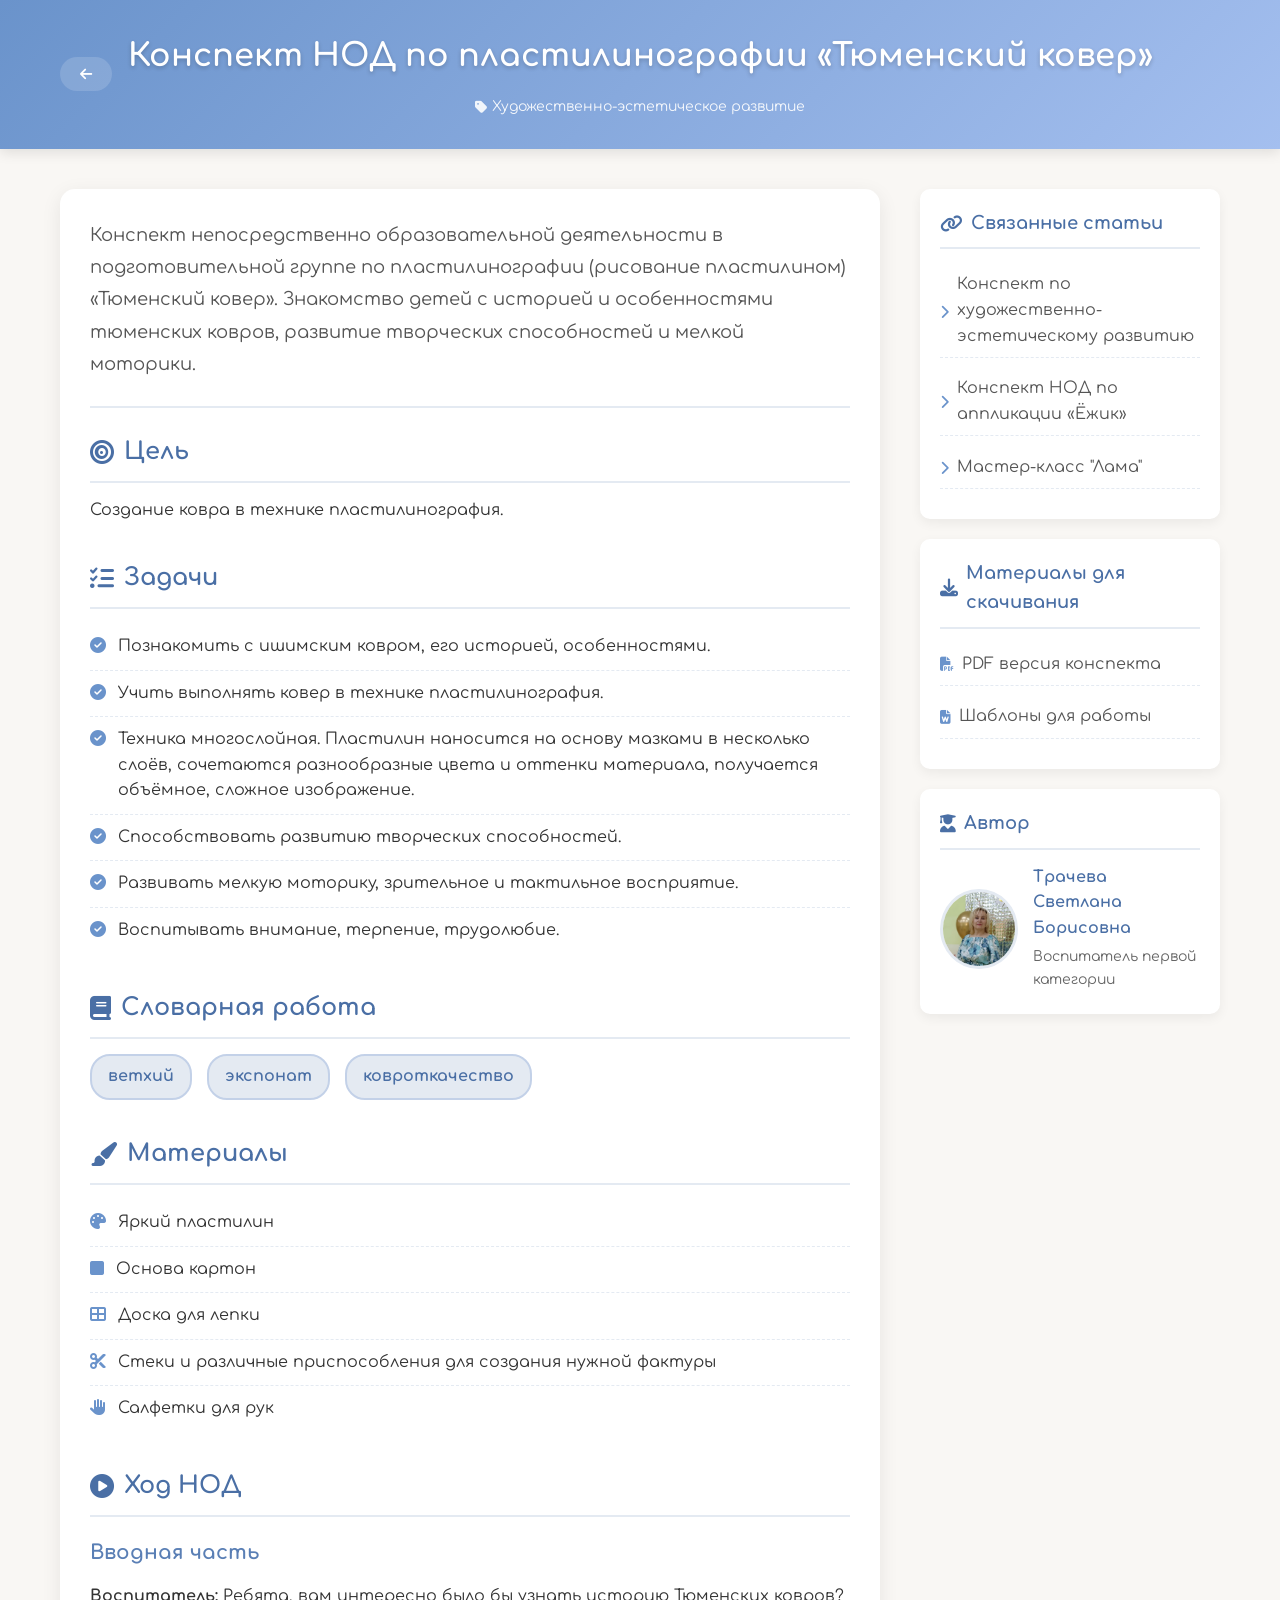
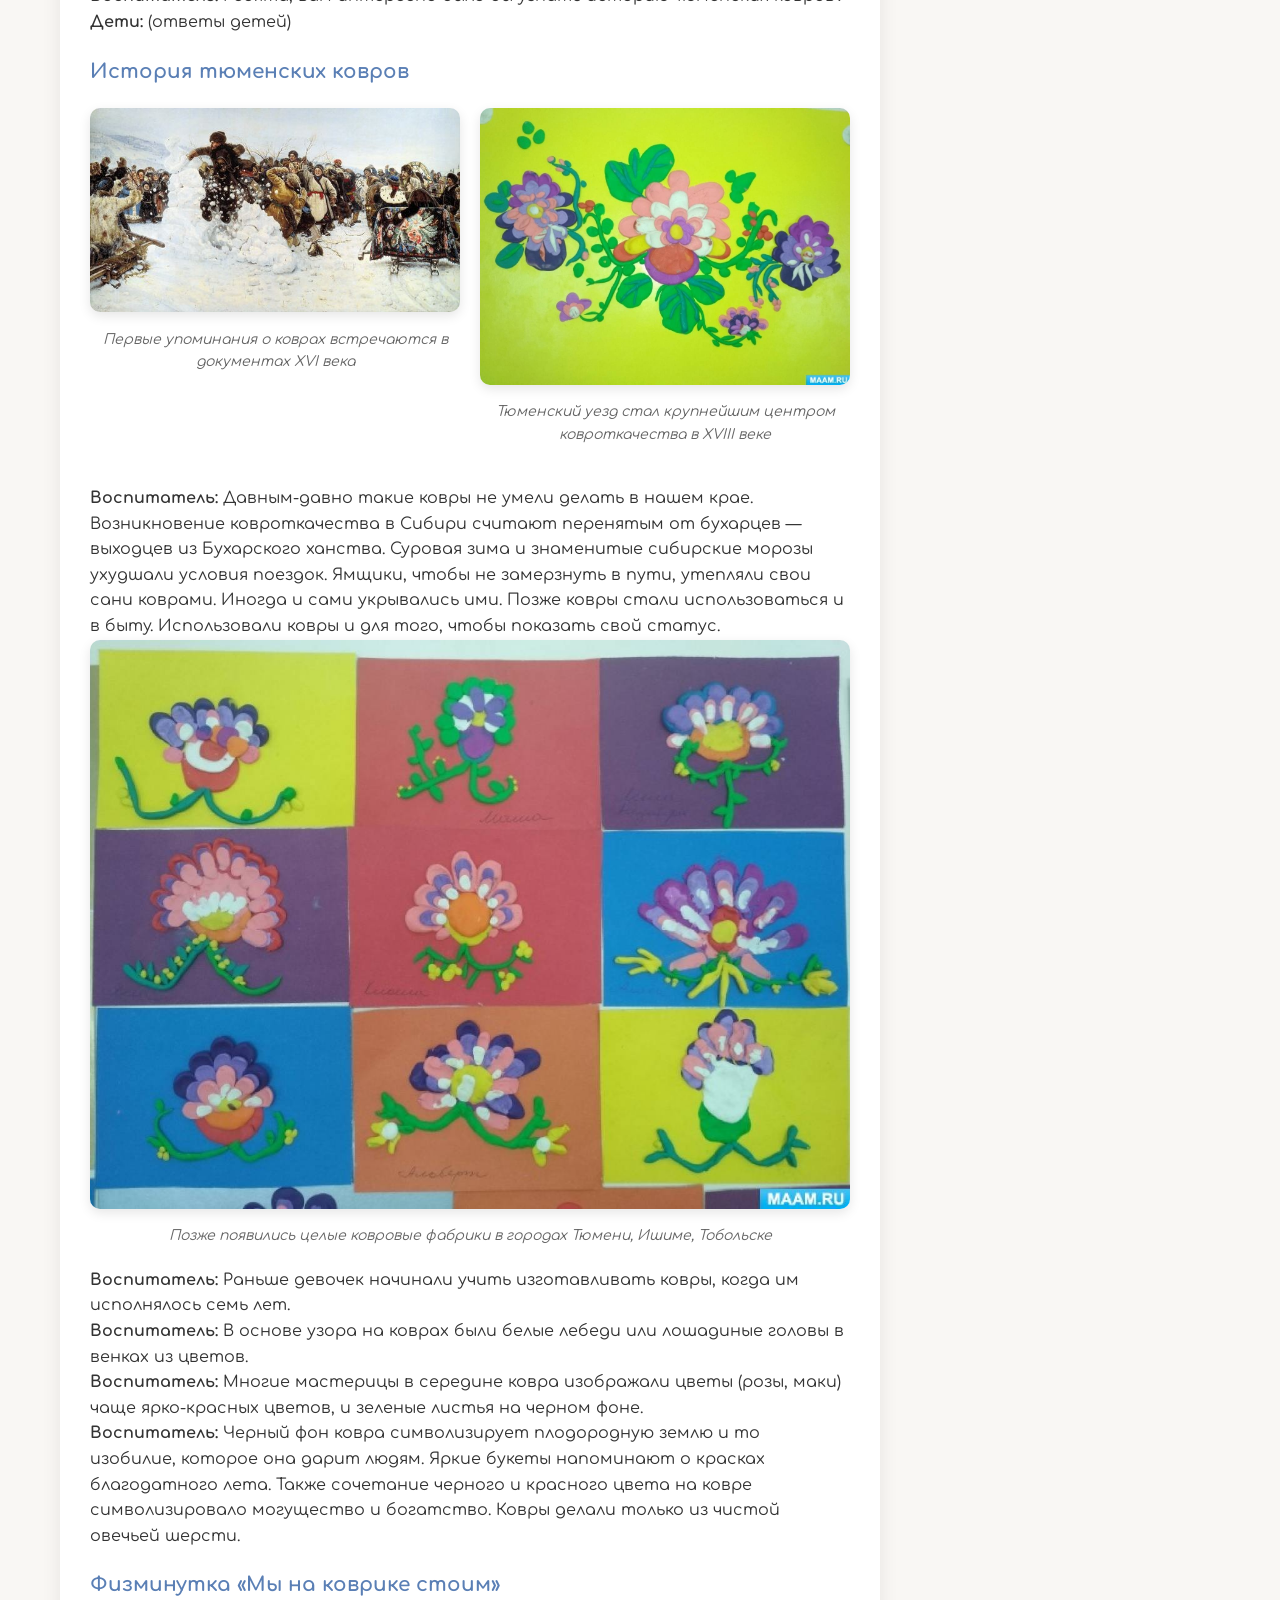
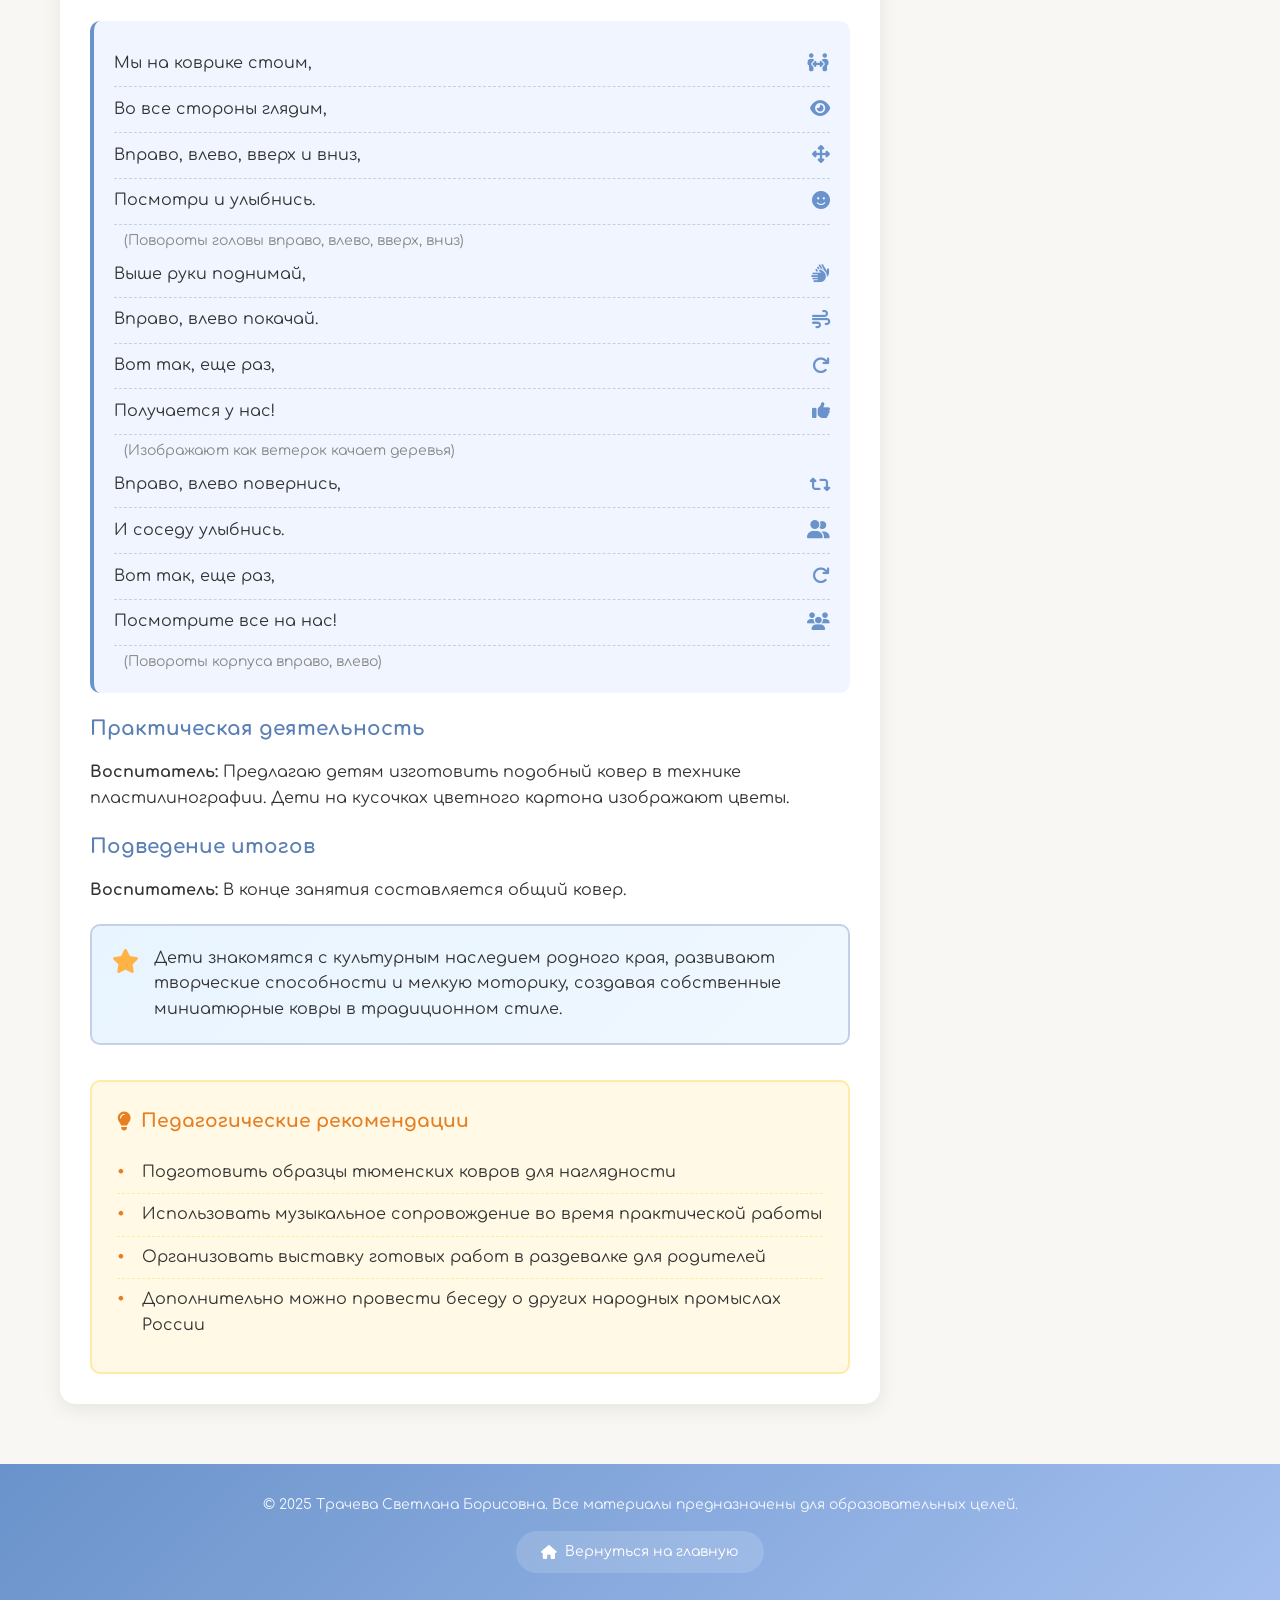
<file: article-kover/article-kover.html>
<!DOCTYPE html>
<html lang="ru">
<head>
    <meta charset="UTF-8">
    <meta name="viewport" content="width=device-width, initial-scale=1.0">
    <title>Конспект НОД по пластилинографии «Тюменский ковер» | Трачева С.Б.</title>
    <link rel="stylesheet" href="../styles/kover-styles.css">
    <link href="https://fonts.googleapis.com/css2?family=Comfortaa:wght@400;700&display=swap" rel="stylesheet">
    <link rel="stylesheet" href="https://cdnjs.cloudflare.com/ajax/libs/font-awesome/6.4.0/css/all.min.css">
</head>
<body>
<header class="article-header">
    <div class="header-container">
        <div class="article-header-content">
            <a href="../index.html" class="back-button">
                <i class="fas fa-arrow-left"></i>             </a>
            <h1>Конспект НОД по пластилинографии «Тюменский ковер»</h1>
            <div class="article-meta">
                                <span class="article-category"><i class="fas fa-tag"></i> Художественно-эстетическое развитие</span>
            </div>
        </div>
    </div>
</header>

<main class="article-container">
    <div class="article-content">
        <div class="article-intro">
            <p>Конспект непосредственно образовательной деятельности в подготовительной группе по пластилинографии (рисование пластилином) «Тюменский ковер». Знакомство детей с историей и особенностями тюменских ковров, развитие творческих способностей и мелкой моторики.</p>
        </div>

        <div class="article-section">
            <h2><i class="fas fa-bullseye"></i> Цель</h2>
            <p>Создание ковра в технике пластилинография.</p>
        </div>

        <div class="article-section">
            <h2><i class="fas fa-tasks"></i> Задачи</h2>
            <ul class="tasks-list">
                <li><i class="fas fa-check-circle"></i> Познакомить с ишимским ковром, его историей, особенностями.</li>
                <li><i class="fas fa-check-circle"></i> Учить выполнять ковер в технике пластилинография.</li>
                <li><i class="fas fa-check-circle"></i> Техника многослойная. Пластилин наносится на основу мазками в несколько слоёв, сочетаются разнообразные цвета и оттенки материала, получается объёмное, сложное изображение.</li>
                <li><i class="fas fa-check-circle"></i> Способствовать развитию творческих способностей.</li>
                <li><i class="fas fa-check-circle"></i> Развивать мелкую моторику, зрительное и тактильное восприятие.</li>
                <li><i class="fas fa-check-circle"></i> Воспитывать внимание, терпение, трудолюбие.</li>
            </ul>
        </div>

        <div class="article-section">
            <h2><i class="fas fa-book"></i> Словарная работа</h2>
            <div class="vocabulary">
                <span class="vocab-word">ветхий</span>
                <span class="vocab-word">экспонат</span>
                <span class="vocab-word">ковроткачество</span>
            </div>
        </div>

        <div class="article-section">
            <h2><i class="fas fa-paint-brush"></i> Материалы</h2>
            <ul class="materials-list">
                <li><i class="fas fa-palette"></i> Яркий пластилин</li>
                <li><i class="fas fa-square"></i> Основа картон</li>
                <li><i class="fas fa-th-large"></i> Доска для лепки</li>
                <li><i class="fas fa-cut"></i> Стеки и различные приспособления для создания нужной фактуры</li>
                <li><i class="fas fa-hand-paper"></i> Салфетки для рук</li>
            </ul>
        </div>

        <div class="article-section">
            <h2><i class="fas fa-play-circle"></i> Ход НОД</h2>
            <div class="activity-step">
                <h3>Вводная часть</h3>
                <p><strong>Воспитатель:</strong> Ребята, вам интересно было бы узнать историю Тюменских ковров?</p>
                <p><strong>Дети:</strong> (ответы детей)</p>
            </div>

            <div class="activity-step">
                <h3>История тюменских ковров</h3>
                <div class="image-gallery">
                    <div class="image-item">
                        <img src="../images/pic1.jpg" alt="Исторический документ о тюменских коврах" class="article-image">
                        <p class="image-caption">Первые упоминания о коврах встречаются в документах XVI века</p>
                    </div>
                    <div class="image-item">
                        <img src="../images/pic2.jpg" alt="Ишимский ковер" class="article-image">
                        <p class="image-caption">Тюменский уезд стал крупнейшим центром ковроткачества в XVIII веке</p>
                    </div>
                </div>

                <p><strong>Воспитатель:</strong> Давным-давно такие ковры не умели делать в нашем крае. Возникновение ковроткачества в Сибири считают перенятым от бухарцев — выходцев из Бухарского ханства. Суровая зима и знаменитые сибирские морозы ухудшали условия поездок. Ямщики, чтобы не замерзнуть в пути, утепляли свои сани коврами. Иногда и сами укрывались ими. Позже ковры стали использоваться и в быту. Использовали ковры и для того, чтобы показать свой статус.</p>

                <div class="image-item full-width">
                    <img src="../images/pic3.jpg" alt="Ковровая фабрика" class="article-image">
                    <p class="image-caption">Позже появились целые ковровые фабрики в городах Тюмени, Ишиме, Тобольске</p>
                </div>

                <p><strong>Воспитатель:</strong> Раньше девочек начинали учить изготавливать ковры, когда им исполнялось семь лет.</p>
                <p><strong>Воспитатель:</strong> В основе узора на коврах были белые лебеди или лошадиные головы в венках из цветов.</p>
                <p><strong>Воспитатель:</strong> Многие мастерицы в середине ковра изображали цветы (розы, маки) чаще ярко-красных цветов, и зеленые листья на черном фоне.</p>
                <p><strong>Воспитатель:</strong> Черный фон ковра символизирует плодородную землю и то изобилие, которое она дарит людям. Яркие букеты напоминают о красках благодатного лета. Также сочетание черного и красного цвета на ковре символизировало могущество и богатство. Ковры делали только из чистой овечьей шерсти.</p>
            </div>

            <div class="activity-step">
                <h3>Физминутка «Мы на коврике стоим»</h3>
                <div class="physical-activity">
                    <div class="activity-line">
                        <span class="activity-text">Мы на коврике стоим,</span>
                        <span class="activity-icon"><i class="fas fa-people-arrows"></i></span>
                    </div>
                    <div class="activity-line">
                        <span class="activity-text">Во все стороны глядим,</span>
                        <span class="activity-icon"><i class="fas fa-eye"></i></span>
                    </div>
                    <div class="activity-line">
                        <span class="activity-text">Вправо, влево, вверх и вниз,</span>
                        <span class="activity-icon"><i class="fas fa-arrows-alt"></i></span>
                    </div>
                    <div class="activity-line">
                        <span class="activity-text">Посмотри и улыбнись.</span>
                        <span class="activity-icon"><i class="fas fa-smile"></i></span>
                    </div>
                    <p class="activity-note">(Повороты головы вправо, влево, вверх, вниз)</p>

                    <div class="activity-line">
                        <span class="activity-text">Выше руки поднимай,</span>
                        <span class="activity-icon"><i class="fas fa-hands"></i></span>
                    </div>
                    <div class="activity-line">
                        <span class="activity-text">Вправо, влево покачай.</span>
                        <span class="activity-icon"><i class="fas fa-wind"></i></span>
                    </div>
                    <div class="activity-line">
                        <span class="activity-text">Вот так, еще раз,</span>
                        <span class="activity-icon"><i class="fas fa-redo"></i></span>
                    </div>
                    <div class="activity-line">
                        <span class="activity-text">Получается у нас!</span>
                        <span class="activity-icon"><i class="fas fa-thumbs-up"></i></span>
                    </div>
                    <p class="activity-note">(Изображают как ветерок качает деревья)</p>

                    <div class="activity-line">
                        <span class="activity-text">Вправо, влево повернись,</span>
                        <span class="activity-icon"><i class="fas fa-retweet"></i></span>
                    </div>
                    <div class="activity-line">
                        <span class="activity-text">И соседу улыбнись.</span>
                        <span class="activity-icon"><i class="fas fa-user-friends"></i></span>
                    </div>
                    <div class="activity-line">
                        <span class="activity-text">Вот так, еще раз,</span>
                        <span class="activity-icon"><i class="fas fa-redo"></i></span>
                    </div>
                    <div class="activity-line">
                        <span class="activity-text">Посмотрите все на нас!</span>
                        <span class="activity-icon"><i class="fas fa-users"></i></span>
                    </div>
                    <p class="activity-note">(Повороты корпуса вправо, влево)</p>
                </div>
            </div>

            <div class="activity-step">
                <h3>Практическая деятельность</h3>
                <p><strong>Воспитатель:</strong> Предлагаю детям изготовить подобный ковер в технике пластилинографии. Дети на кусочках цветного картона изображают цветы.</p>
            </div>

            <div class="activity-step">
                <h3>Подведение итогов</h3>
                <p><strong>Воспитатель:</strong> В конце занятия составляется общий ковер.</p>
                <div class="result-note">
                    <i class="fas fa-star"></i>
                    <p>Дети знакомятся с культурным наследием родного края, развивают творческие способности и мелкую моторику, создавая собственные миниатюрные ковры в традиционном стиле.</p>
                </div>
            </div>
        </div>

        <div class="article-tips">
            <h3><i class="fas fa-lightbulb"></i> Педагогические рекомендации</h3>
            <ul>
                <li>Подготовить образцы тюменских ковров для наглядности</li>
                <li>Использовать музыкальное сопровождение во время практической работы</li>
                <li>Организовать выставку готовых работ в раздевалке для родителей</li>
                <li>Дополнительно можно провести беседу о других народных промыслах России</li>
            </ul>
        </div>
    </div>

    <aside class="article-sidebar">
        <div class="sidebar-section">
            <h3><i class="fas fa-link"></i> Связанные статьи</h3>
            <ul class="related-articles">
                <li><a href="../art.html"><i class="fas fa-chevron-right"></i> Конспект по художественно-эстетическому развитию</a></li>
                <li><a href="../images/egik.html"><i class="fas fa-chevron-right"></i> Конспект НОД по аппликации «Ёжик»</a></li>
                <li><a href="../article1/article1.html"><i class="fas fa-chevron-right"></i> Мастер-класс "Лама"</a></li>
            </ul>
        </div>

        <div class="sidebar-section">
            <h3><i class="fas fa-download"></i> Материалы для скачивания</h3>
            <ul class="download-links">
                <li><a href="../docs/Конспект-Тюменский-ковер.pdf" download><i class="fas fa-file-pdf"></i> PDF версия конспекта</a></li>
                <li><a href="../docs/Шаблоны-ковра.docx" download><i class="fas fa-file-word"></i> Шаблоны для работы</a></li>
            </ul>
        </div>

        <div class="sidebar-section">
            <h3><i class="fas fa-user-graduate"></i> Автор</h3>
            <div class="author-info">
                <img src="../images/avatar.jpeg" alt="Трачева Светлана Борисовна">
                <div class="author-details">
                    <h4>Трачева Светлана Борисовна</h4>
                    <p>Воспитатель первой категории</p>
                </div>
            </div>
        </div>
    </aside>
</main>

<footer class="article-footer">
    <div class="footer-content">
        <p>© 2025 Трачева Светлана Борисовна. Все материалы предназначены для образовательных целей.</p>
        <a href="../index.html" class="home-link"><i class="fas fa-home"></i> Вернуться на главную</a>
    </div>
</footer>

<script>
    document.addEventListener('DOMContentLoaded', function() {
        // Анимация появления элементов
        const observer = new IntersectionObserver((entries) => {
            entries.forEach(entry => {
                if(entry.isIntersecting) {
                    entry.target.style.opacity = 1;
                    entry.target.style.transform = 'translateY(0)';
                }
            });
        });

        document.querySelectorAll('.article-section, .sidebar-section').forEach(el => {
            el.style.opacity = 0;
            el.style.transform = 'translateY(20px)';
            el.style.transition = 'all 0.6s ease-out';
            observer.observe(el);
        });

        // Подсветка активного раздела
        const sections = document.querySelectorAll('.article-section');
        const menuLinks = document.querySelectorAll('.sidebar-section a');

        window.addEventListener('scroll', function() {
            let current = '';
            sections.forEach(section => {
                const sectionTop = section.offsetTop;
                const sectionHeight = section.clientHeight;
                if(pageYOffset >= (sectionTop - 200)) {
                    current = section.getAttribute('id');
                }
            });

            menuLinks.forEach(link => {
                link.classList.remove('active');
                if(link.getAttribute('href') === `#${current}`) {
                    link.classList.add('active');
                }
            });
        });
    });
</script>
</body>
</html>
</file>
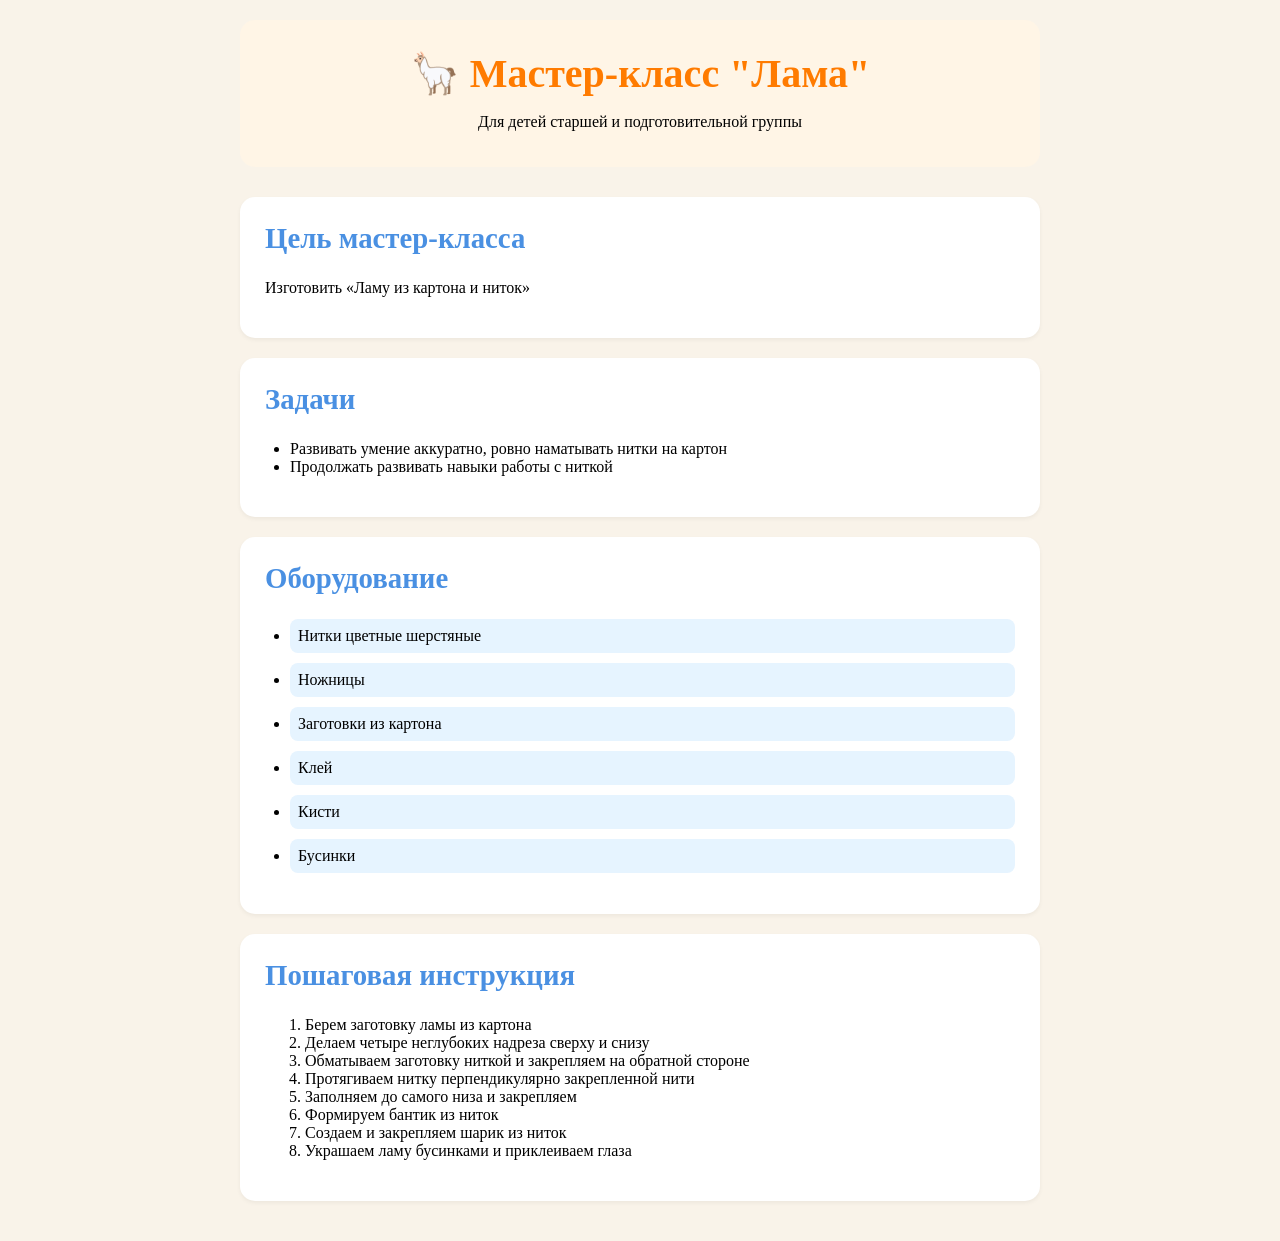
<file: article1/article1.html>
<!DOCTYPE html>
<html lang="ru">
<head>
    <meta charset="UTF-8">
    <title>Мастер-класс "Лама"</title>
    <style>
        body {
            font-family: 'Comic Neue', cursive;
            max-width: 800px;
            margin: 0 auto;
            padding: 20px;
            background-color: #f9f3e9;
        }

        .header {
            text-align: center;
            padding: 20px;
            background-color: #fff5e6;
            border-radius: 15px;
            margin-bottom: 30px;
        }

        .main-img {
            width: 300px;
            height: auto;
            margin: 20px 0;
            border-radius: 15px;
            box-shadow: 0 4px 8px rgba(0,0,0,0.1);
        }

        .section {
            background-color: white;
            padding: 25px;
            margin: 20px 0;
            border-radius: 15px;
            box-shadow: 0 2px 4px rgba(0,0,0,0.05);
        }

        h1 {
            color: #ff7b00;
            font-size: 2.5em;
            margin: 10px 0;
        }

        h2 {
            color: #4a90e2;
            font-size: 1.8em;
            margin-top: 0;
        }

        ul {
            padding-left: 25px;
        }

        .materials-list li {
            margin: 10px 0;
            padding: 8px;
            background-color: #e6f4ff;
            border-radius: 8px;
        }

        .gallery {
            display: flex;
            gap: 15px;
            flex-wrap: wrap;
            justify-content: center;
        }

        .photo-placeholder {
            width: 200px;
            height: 150px;
            background: #eee;
            border: 2px dashed #ccc;
            border-radius: 10px;
            display: flex;
            align-items: center;
            justify-content: center;
            color: #999;
        }
    </style>
</head>
<body>
    <div class="header">
        <h1>🦙 Мастер-класс "Лама"</h1>
        <p>Для детей старшей и подготовительной группы</p>
    </div>

    <div class="section">
        <h2>Цель мастер-класса</h2>
        <p>Изготовить «Ламу из картона и ниток»</p>
    </div>

    <div class="section">
        <h2>Задачи</h2>
        <ul>
            <li>Развивать умение аккуратно, ровно наматывать нитки на картон</li>
            <li>Продолжать развивать навыки работы с ниткой</li>
        </ul>
    </div>

    <div class="section">
        <h2>Оборудование</h2>
        <ul class="materials-list">
            <li>Нитки цветные шерстяные</li>
            <li>Ножницы</li>
            <li>Заготовки из картона</li>
            <li>Клей</li>
            <li>Кисти</li>
            <li>Бусинки</li>
        </ul>
    </div>

    <div class="section">
        <h2>Пошаговая инструкция</h2>
        <ol>
            <li>Берем заготовку ламы из картона</li>
            <li>Делаем четыре неглубоких надреза сверху и снизу</li>
            <li>Обматываем заготовку ниткой и закрепляем на обратной стороне</li>
            <li>Протягиваем нитку перпендикулярно закрепленной нити</li>
            <li>Заполняем до самого низа и закрепляем</li>
            <li>Формируем бантик из ниток</li>
            <li>Создаем и закрепляем шарик из ниток</li>
            <li>Украшаем ламу бусинками и приклеиваем глаза</li>
        </ol>
    </div>


</body>
</html>
</file>
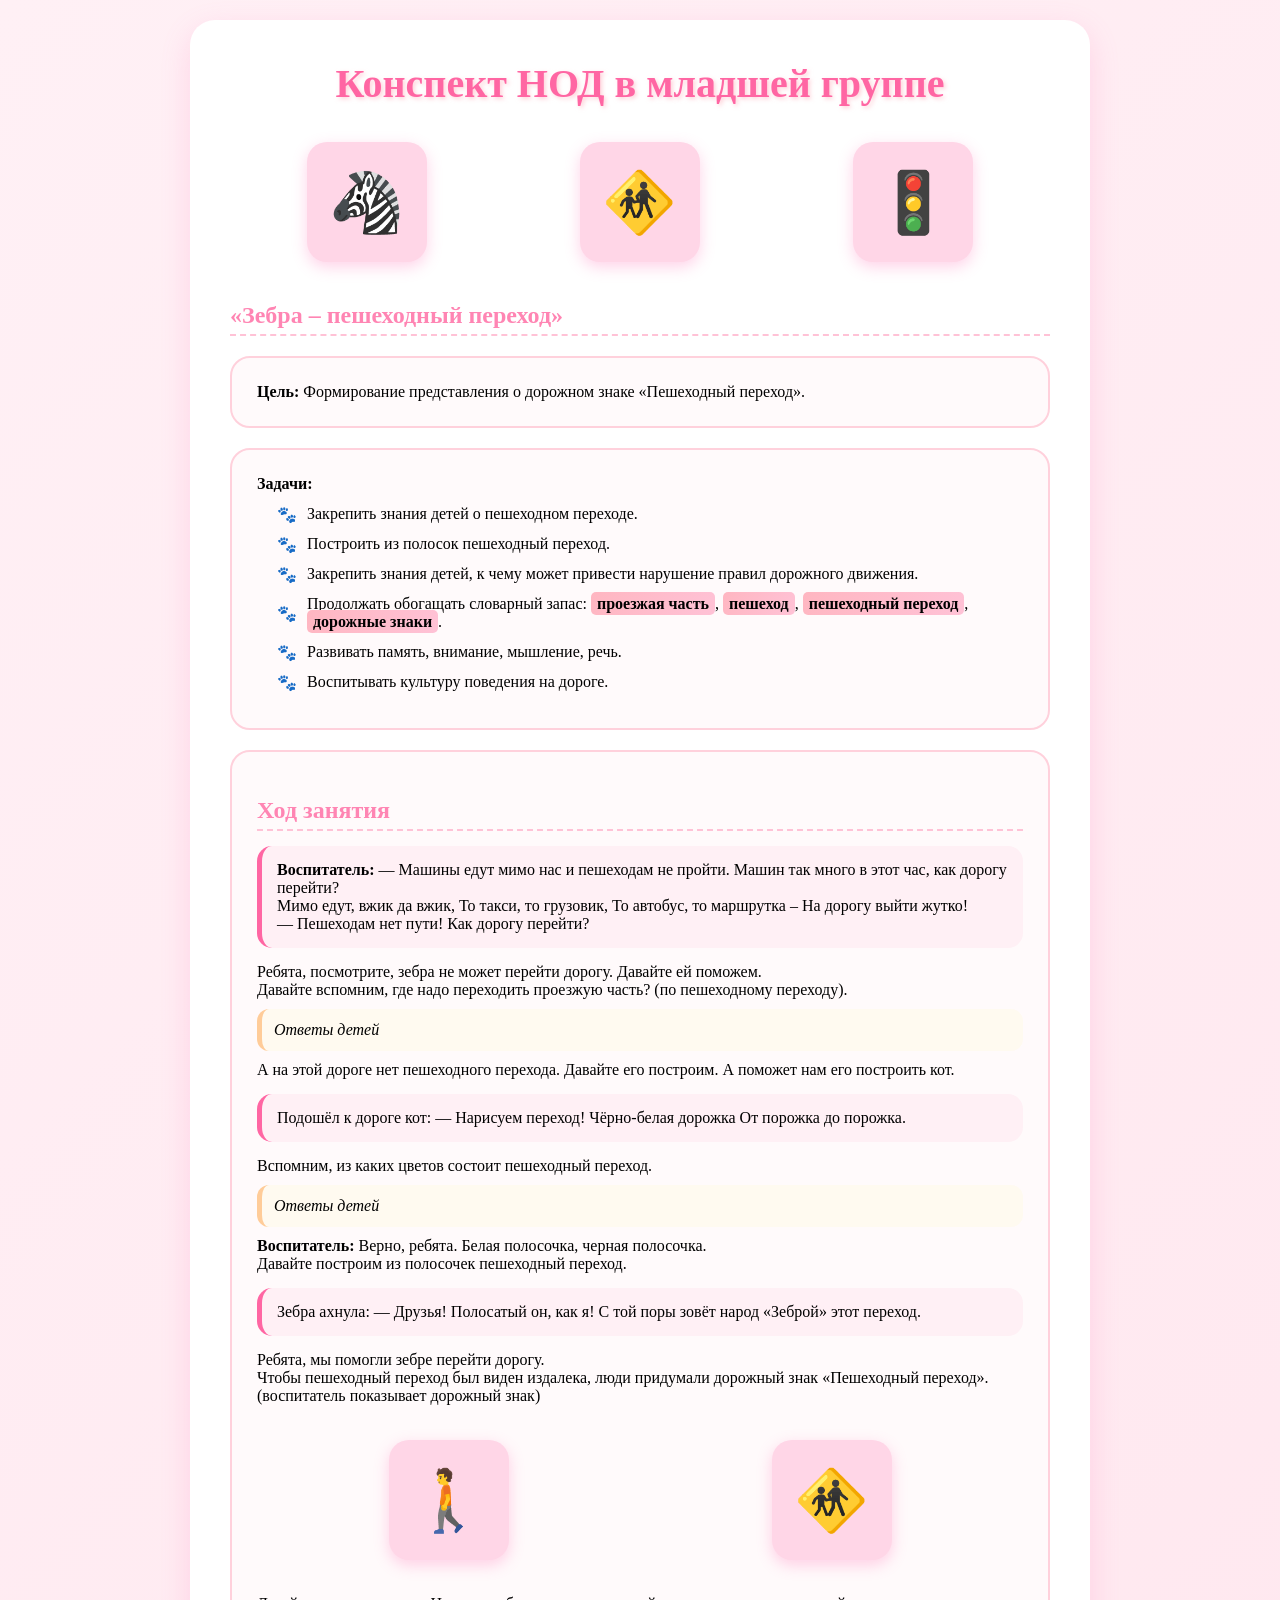
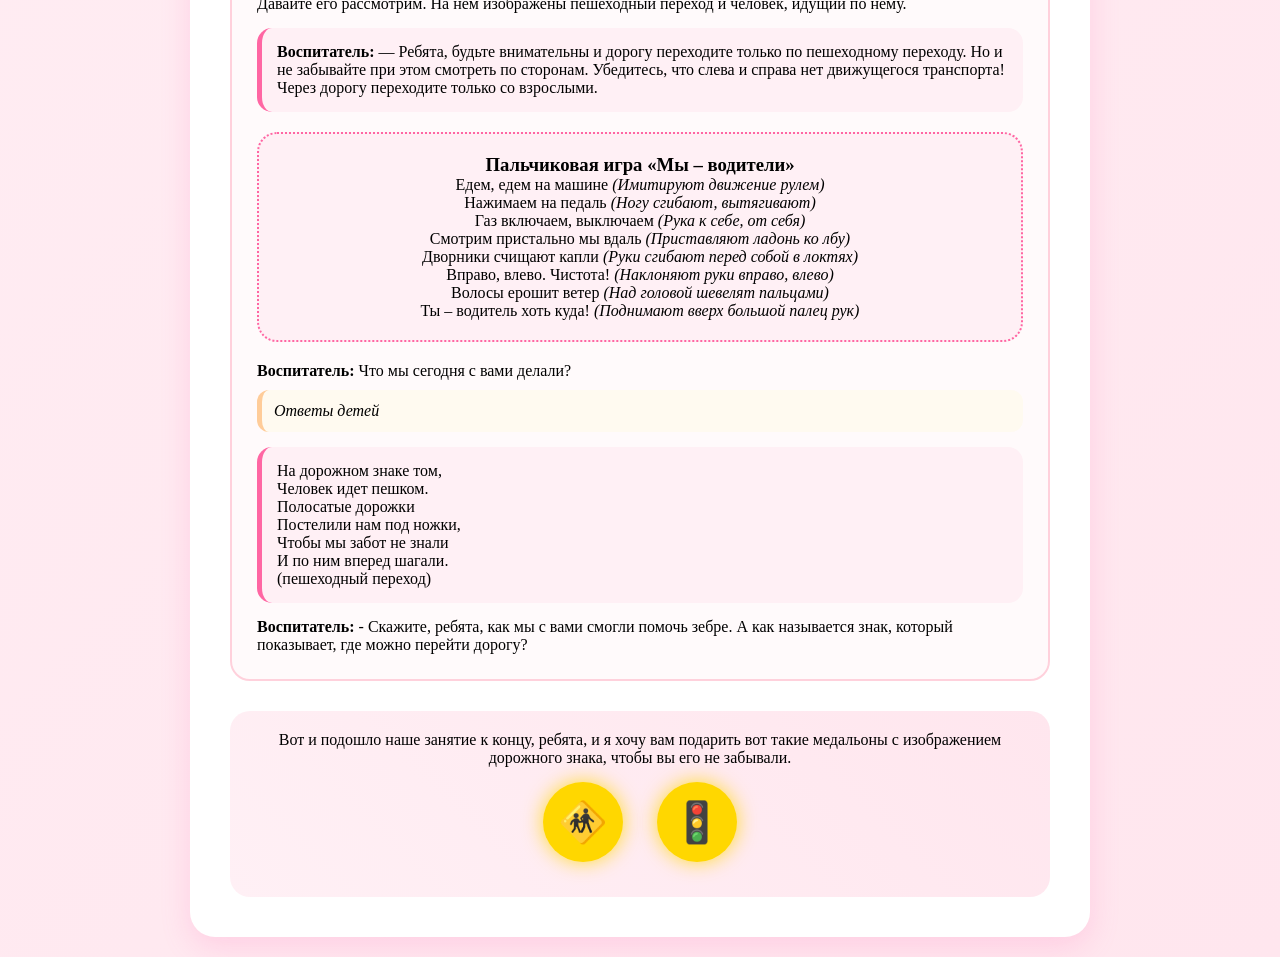
<file: article3/article3.html>
<!DOCTYPE html>
<html lang="ru">
<head>
    <meta charset="UTF-8">
    <meta name="viewport" content="width=device-width, initial-scale=1.0">
    <title>Зебра – пешеходный переход</title>
    <style>
        * {
            margin: 0;
            padding: 0;
            box-sizing: border-box;
            font-family: 'Comic Sans MS', cursive;
        }

        body {
            background: linear-gradient(135deg, #fff0f5 0%, #ffe6ee 100%);
            min-height: 100vh;
            padding: 20px;
            display: flex;
            justify-content: center;
            align-items: center;
        }

        .container {
            max-width: 900px;
            background: white;
            border-radius: 25px;
            padding: 40px;
            box-shadow: 0 10px 30px rgba(255, 105, 180, 0.2);
            position: relative;
            overflow: hidden;
        }

        .header {
            text-align: center;
            margin-bottom: 30px;
        }

        h1 {
            color: #ff66a3;
            font-size: 2.5em;
            margin-bottom: 15px;
            text-shadow: 2px 2px 4px rgba(255, 182, 193, 0.6);
        }

        h2 {
            color: #ff85b3;
            margin: 20px 0 10px;
            border-bottom: 2px dashed #ffc2d6;
            padding-bottom: 5px;
        }

        .goal, .tasks, .progress {
            background: #fffafb;
            padding: 25px;
            border-radius: 20px;
            margin: 20px 0;
            border: 2px solid #ffd1dc;
        }

        ul {
            list-style: none;
            padding-left: 20px;
        }

        li {
            margin: 12px 0;
            padding-left: 30px;
            position: relative;
        }

        li:before {
            content: '🐾';
            position: absolute;
            left: 0;
            top: 50%;
            transform: translateY(-50%);
        }

        .dialogue {
            background: #fff0f5;
            padding: 15px;
            border-radius: 15px;
            margin: 15px 0;
            border-left: 5px solid #ff66a3;
        }

        .kids-answer {
            background: #fffaf0;
            padding: 12px;
            border-radius: 12px;
            margin: 10px 0;
            font-style: italic;
            border-left: 5px solid #ffcc99;
        }

        .images {
            display: flex;
            justify-content: space-around;
            margin: 25px 0;
            flex-wrap: wrap;
        }

        .decorative-img {
            width: 120px;
            height: 120px;
            margin: 10px;
            background: #ffd6e7;
            border-radius: 20px;
            display: flex;
            align-items: center;
            justify-content: center;
            font-size: 60px;
            box-shadow: 0 5px 15px rgba(255, 105, 180, 0.3);
        }

        .finger-game {
            background: #fff0f5;
            padding: 20px;
            border-radius: 20px;
            margin: 20px 0;
            text-align: center;
            border: 2px dotted #ff66a3;
        }

        .conclusion {
            text-align: center;
            margin-top: 30px;
            padding: 20px;
            background: linear-gradient(45deg, #fff0f5, #ffe6ee);
            border-radius: 20px;
        }

        .medal {
            width: 80px;
            height: 80px;
            background: #ffd700;
            border-radius: 50%;
            display: inline-flex;
            align-items: center;
            justify-content: center;
            font-size: 40px;
            margin: 15px;
            box-shadow: 0 0 20px rgba(255, 215, 0, 0.8);
            animation: pulse 2s infinite;
        }

        @keyframes pulse {
            0% { transform: scale(1); }
            50% { transform: scale(1.1); }
            100% { transform: scale(1); }
        }

        .highlight {
            background: linear-gradient(120deg, #ffb6c1 0%, #ffc2d6 100%);
            padding: 3px 6px;
            border-radius: 5px;
            font-weight: bold;
        }
    </style>
</head>
<body>
<div class="container">
    <div class="header">
        <h1>Конспект НОД в младшей группе</h1>
        <div class="images">
            <div class="decorative-img">🦓</div>
            <div class="decorative-img">🚸</div>
            <div class="decorative-img">🚦</div>
        </div>
    </div>

    <h2>«Зебра – пешеходный переход»</h2>

    <div class="goal">
        <p><strong>Цель:</strong> Формирование представления о дорожном знаке «Пешеходный переход».</p>
    </div>

    <div class="tasks">
        <strong>Задачи:</strong>
        <ul>
            <li>Закрепить знания детей о пешеходном переходе.</li>
            <li>Построить из полосок пешеходный переход.</li>
            <li>Закрепить знания детей, к чему может привести нарушение правил дорожного движения.</li>
            <li>Продолжать обогащать словарный запас: <span class="highlight">проезжая часть</span>, <span class="highlight">пешеход</span>, <span class="highlight">пешеходный переход</span>, <span class="highlight">дорожные знаки</span>.</li>
            <li>Развивать память, внимание, мышление, речь.</li>
            <li>Воспитывать культуру поведения на дороге.</li>
        </ul>
    </div>

    <div class="progress">
        <h2>Ход занятия</h2>

        <div class="dialogue">
            <p><strong>Воспитатель:</strong> — Машины едут мимо нас и пешеходам не пройти. Машин так много в этот час, как дорогу перейти?</p>
            <p>Мимо едут, вжик да вжик, То такси, то грузовик, То автобус, то маршрутка – На дорогу выйти жутко!</p>
            <p>— Пешеходам нет пути! Как дорогу перейти?</p>
        </div>

        <p>Ребята, посмотрите, зебра не может перейти дорогу. Давайте ей поможем.</p>
        <p>Давайте вспомним, где надо переходить проезжую часть? (по пешеходному переходу).</p>

        <div class="kids-answer">Ответы детей</div>

        <p>А на этой дороге нет пешеходного перехода. Давайте его построим. А поможет нам его построить кот.</p>

        <div class="dialogue">
            <p>Подошёл к дороге кот: — Нарисуем переход! Чёрно-белая дорожка От порожка до порожка.</p>
        </div>

        <p>Вспомним, из каких цветов состоит пешеходный переход.</p>
        <div class="kids-answer">Ответы детей</div>

        <p><strong>Воспитатель:</strong> Верно, ребята. Белая полосочка, черная полосочка.</p>
        <p>Давайте построим из полосочек пешеходный переход.</p>

        <div class="dialogue">
            <p>Зебра ахнула: — Друзья! Полосатый он, как я! С той поры зовёт народ «Зеброй» этот переход.</p>
        </div>

        <p>Ребята, мы помогли зебре перейти дорогу.</p>
        <p>Чтобы пешеходный переход был виден издалека, люди придумали дорожный знак «Пешеходный переход».</p>
        <p>(воспитатель показывает дорожный знак)</p>

        <div class="images">
            <div class="decorative-img">🚶</div>
            <div class="decorative-img">🚸</div>
        </div>

        <p>Давайте его рассмотрим. На нем изображены пешеходный переход и человек, идущий по нему.</p>

        <div class="dialogue">
            <p><strong>Воспитатель:</strong> — Ребята, будьте внимательны и дорогу переходите только по пешеходному переходу. Но и не забывайте при этом смотреть по сторонам. Убедитесь, что слева и справа нет движущегося транспорта! Через дорогу переходите только со взрослыми.</p>
        </div>

        <div class="finger-game">
            <h3>Пальчиковая игра «Мы – водители»</h3>
            <p>Едем, едем на машине <em>(Имитируют движение рулем)</em></p>
            <p>Нажимаем на педаль <em>(Ногу сгибают, вытягивают)</em></p>
            <p>Газ включаем, выключаем <em>(Рука к себе, от себя)</em></p>
            <p>Смотрим пристально мы вдаль <em>(Приставляют ладонь ко лбу)</em></p>
            <p>Дворники счищают капли <em>(Руки сгибают перед собой в локтях)</em></p>
            <p>Вправо, влево. Чистота! <em>(Наклоняют руки вправо, влево)</em></p>
            <p>Волосы ерошит ветер <em>(Над головой шевелят пальцами)</em></p>
            <p>Ты – водитель хоть куда! <em>(Поднимают вверх большой палец рук)</em></p>
        </div>

        <p><strong>Воспитатель:</strong> Что мы сегодня с вами делали?</p>
        <div class="kids-answer">Ответы детей</div>

        <div class="dialogue">
            <p>На дорожном знаке том,<br>
                Человек идет пешком.<br>
                Полосатые дорожки<br>
                Постелили нам под ножки,<br>
                Чтобы мы забот не знали<br>
                И по ним вперед шагали.<br>
                (пешеходный переход)</p>
        </div>

        <p><strong>Воспитатель:</strong> - Скажите, ребята, как мы с вами смогли помочь зебре. А как называется знак, который показывает, где можно перейти дорогу?</p>
    </div>

    <div class="conclusion">
        <p>Вот и подошло наше занятие к концу, ребята, и я хочу вам подарить вот такие медальоны с изображением дорожного знака, чтобы вы его не забывали.</p>
        <div class="medal">🚸</div>
        <div class="medal">🚦</div>
    </div>
</div>
</body>
</html>
</file>
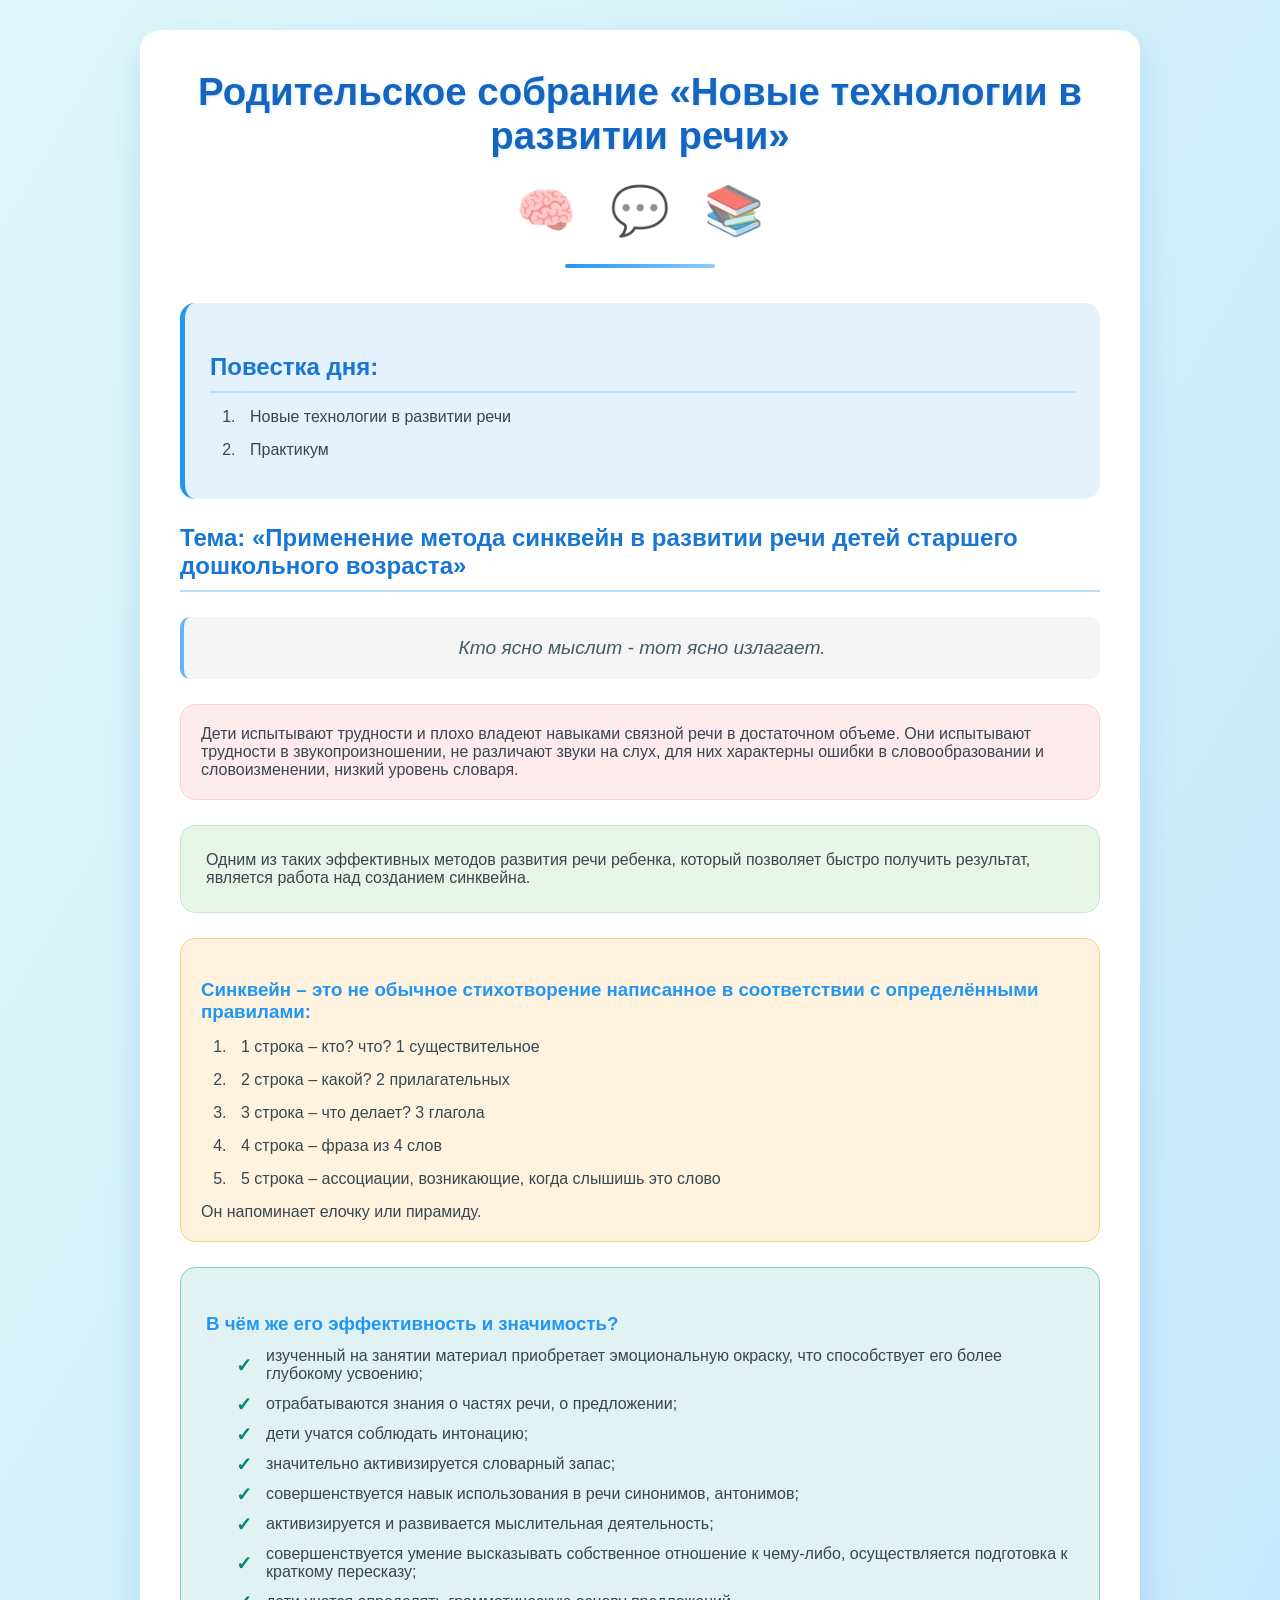
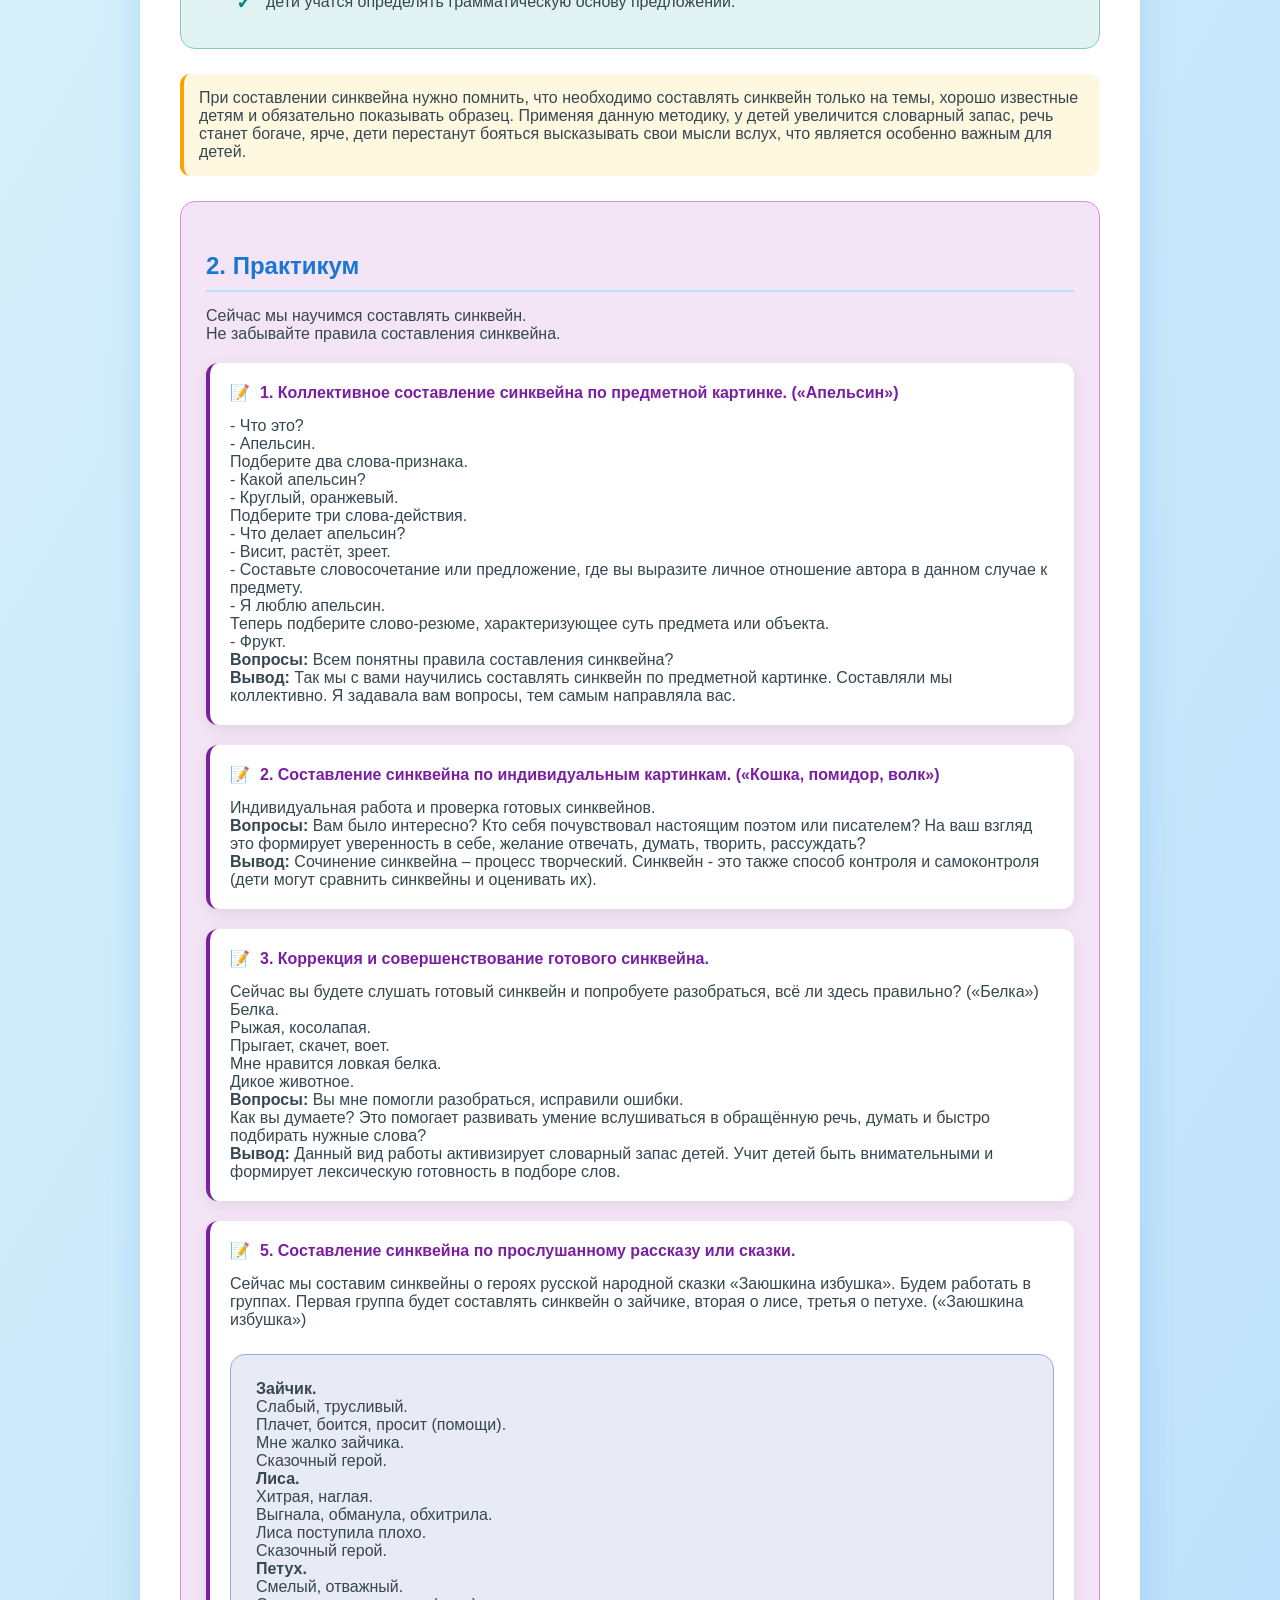
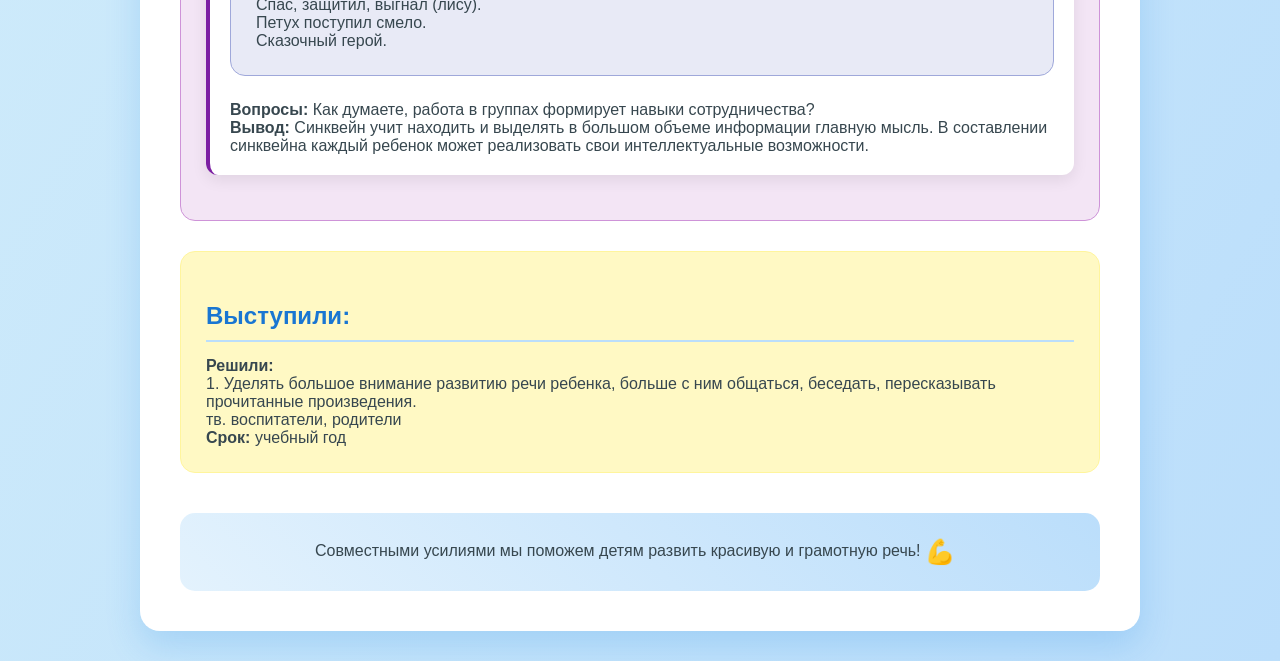
<file: article4/article4.html>
<!DOCTYPE html>
<html lang="ru">
<head>
    <meta charset="UTF-8">
    <meta name="viewport" content="width=device-width, initial-scale=1.0">
    <title>Родительское собрание «Новые технологии в развитии речи»</title>
    <style>
        * {
            margin: 0;
            padding: 0;
            box-sizing: border-box;
            font-family: 'Segoe UI', Tahoma, Geneva, Verdana, sans-serif;
        }

        body {
            background: linear-gradient(120deg, #e0f7fa 0%, #bbdefb 100%);
            min-height: 100vh;
            padding: 30px;
            display: flex;
            justify-content: center;
            align-items: center;
            color: #37474f;
        }

        .container {
            max-width: 1000px;
            background: white;
            border-radius: 20px;
            padding: 40px;
            box-shadow: 0 15px 35px rgba(30, 136, 229, 0.2);
            position: relative;
            overflow: hidden;
        }

        .header {
            text-align: center;
            margin-bottom: 35px;
            position: relative;
        }

        .header::after {
            content: '';
            display: block;
            width: 150px;
            height: 4px;
            background: linear-gradient(to right, #2196f3, #90caf9);
            margin: 15px auto;
            border-radius: 2px;
        }

        h1 {
            color: #1565c0;
            font-size: 2.4em;
            margin-bottom: 10px;
            text-shadow: 1px 1px 3px rgba(33, 150, 243, 0.2);
        }

        h2 {
            color: #1976d2;
            margin: 25px 0 15px;
            padding-bottom: 10px;
            border-bottom: 2px solid #bbdefb;
        }

        h3 {
            color: #2196f3;
            margin: 20px 0 12px;
        }

        .agenda {
            background: #e3f2fd;
            padding: 25px;
            border-radius: 15px;
            margin: 20px 0;
            border-left: 5px solid #2196f3;
        }

        .agenda ol {
            padding-left: 30px;
        }

        .agenda li {
            margin: 15px 0;
            padding-left: 10px;
            font-weight: 500;
        }

        .quote {
            font-style: italic;
            text-align: center;
            padding: 20px;
            margin: 25px 0;
            background: #f5f5f5;
            border-radius: 10px;
            border-left: 4px solid #64b5f6;
            font-size: 1.2em;
            color: #455a64;
        }

        .problem {
            background: #ffebee;
            padding: 20px;
            border-radius: 15px;
            margin: 20px 0;
            border: 1px solid #ffcdd2;
        }

        .method {
            background: #e8f5e9;
            padding: 25px;
            border-radius: 15px;
            margin: 25px 0;
            border: 1px solid #c8e6c9;
        }

        .rules {
            background: #fff3e0;
            padding: 20px;
            border-radius: 15px;
            margin: 20px 0;
            border: 1px solid #ffcc80;
        }

        .rules ol {
            padding-left: 30px;
        }

        .rules li {
            margin: 15px 0;
            padding-left: 10px;
        }

        .benefits {
            background: #e0f2f1;
            padding: 25px;
            border-radius: 15px;
            margin: 25px 0;
            border: 1px solid #80cbc4;
        }

        .benefits ul {
            padding-left: 30px;
            list-style-type: none;
        }

        .benefits li {
            margin: 12px 0;
            padding-left: 30px;
            position: relative;
        }

        .benefits li::before {
            content: '✓';
            position: absolute;
            left: 0;
            top: 50%;
            transform: translateY(-50%);
            color: #00897b;
            font-weight: bold;
            font-size: 1.2em;
        }

        .workshop {
            background: #f3e5f5;
            padding: 25px;
            border-radius: 15px;
            margin: 25px 0;
            border: 1px solid #ce93d8;
        }

        .example {
            background: white;
            padding: 20px;
            border-radius: 12px;
            margin: 20px 0;
            box-shadow: 0 5px 15px rgba(0, 0, 0, 0.08);
            border-left: 4px solid #7b1fa2;
        }

        .example-title {
            font-weight: bold;
            color: #7b1fa2;
            margin-bottom: 15px;
            display: flex;
            align-items: center;
        }

        .example-title::before {
            content: '📝';
            margin-right: 10px;
        }

        .group-work {
            background: #e8eaf6;
            padding: 25px;
            border-radius: 15px;
            margin: 25px 0;
            border: 1px solid #9fa8da;
        }

        .solutions {
            background: #fff9c4;
            padding: 25px;
            border-radius: 15px;
            margin: 30px 0 15px;
            border: 1px solid #fff59d;
        }

        .conclusion {
            text-align: center;
            margin-top: 40px;
            padding: 25px;
            background: linear-gradient(45deg, #e3f2fd, #bbdefb);
            border-radius: 15px;
            font-weight: 500;
        }

        .icon {
            font-size: 1.5em;
            margin-right: 10px;
            vertical-align: middle;
        }

        .decorative {
            text-align: center;
            margin: 25px 0;
        }

        .decorative span {
            font-size: 3em;
            margin: 0 15px;
            opacity: 0.7;
        }

        .attention {
            background: #fff8e1;
            padding: 15px;
            border-radius: 10px;
            margin: 15px 0;
            border-left: 4px solid #ffa000;
        }

        @media (max-width: 768px) {
            body {
                padding: 15px;
            }

            .container {
                padding: 25px;
            }

            h1 {
                font-size: 1.8em;
            }
        }
    </style>
</head>
<body>
<div class="container">
    <div class="header">
        <h1>Родительское собрание «Новые технологии в развитии речи»</h1>
        <div class="decorative">
            <span>🧠</span>
            <span>💬</span>
            <span>📚</span>
        </div>
    </div>

    <div class="agenda">
        <h2>Повестка дня:</h2>
        <ol>
            <li>Новые технологии в развитии речи</li>
            <li>Практикум</li>
        </ol>
    </div>

    <h2>Тема: «Применение метода синквейн в развитии речи детей старшего дошкольного возраста»</h2>

    <div class="quote">
        <p>Кто ясно мыслит - тот ясно излагает.</p>
    </div>

    <div class="problem">
        <p>Дети испытывают трудности и плохо владеют навыками связной речи в достаточном объеме. Они испытывают трудности в звукопроизношении, не различают звуки на слух, для них характерны ошибки в словообразовании и словоизменении, низкий уровень словаря.</p>
    </div>

    <div class="method">
        <p>Одним из таких эффективных методов развития речи ребенка, который позволяет быстро получить результат, является работа над созданием синквейна.</p>
    </div>

    <div class="rules">
        <h3>Синквейн – это не обычное стихотворение написанное в соответствии с определёнными правилами:</h3>
        <ol>
            <li>1 строка – кто? что? 1 существительное</li>
            <li>2 строка – какой? 2 прилагательных</li>
            <li>3 строка – что делает? 3 глагола</li>
            <li>4 строка – фраза из 4 слов</li>
            <li>5 строка – ассоциации, возникающие, когда слышишь это слово</li>
        </ol>
        <p>Он напоминает елочку или пирамиду.</p>
    </div>

    <div class="benefits">
        <h3>В чём же его эффективность и значимость?</h3>
        <ul>
            <li>изученный на занятии материал приобретает эмоциональную окраску, что способствует его более глубокому усвоению;</li>
            <li>отрабатываются знания о частях речи, о предложении;</li>
            <li>дети учатся соблюдать интонацию;</li>
            <li>значительно активизируется словарный запас;</li>
            <li>совершенствуется навык использования в речи синонимов, антонимов;</li>
            <li>активизируется и развивается мыслительная деятельность;</li>
            <li>совершенствуется умение высказывать собственное отношение к чему-либо, осуществляется подготовка к краткому пересказу;</li>
            <li>дети учатся определять грамматическую основу предложений.</li>
        </ul>
    </div>

    <div class="attention">
        <p>При составлении синквейна нужно помнить, что необходимо составлять синквейн только на темы, хорошо известные детям и обязательно показывать образец. Применяя данную методику, у детей увеличится словарный запас, речь станет богаче, ярче, дети перестанут бояться высказывать свои мысли вслух, что является особенно важным для детей.</p>
    </div>

    <div class="workshop">
        <h2>2. Практикум</h2>
        <p>Сейчас мы научимся составлять синквейн.</p>
        <p>Не забывайте правила составления синквейна.</p>

        <div class="example">
            <div class="example-title">1. Коллективное составление синквейна по предметной картинке. («Апельсин»)</div>
            <p>- Что это?</p>
            <p>- Апельсин.</p>
            <p>Подберите два слова-признака.</p>
            <p>- Какой апельсин?</p>
            <p>- Круглый, оранжевый.</p>
            <p>Подберите три слова-действия.</p>
            <p>- Что делает апельсин?</p>
            <p>- Висит, растёт, зреет.</p>
            <p>- Составьте словосочетание или предложение, где вы выразите личное отношение автора в данном случае к предмету.</p>
            <p>- Я люблю апельсин.</p>
            <p>Теперь подберите слово-резюме, характеризующее суть предмета или объекта.</p>
            <p>- Фрукт.</p>
            <p><strong>Вопросы:</strong> Всем понятны правила составления синквейна?</p>
            <p><strong>Вывод:</strong> Так мы с вами научились составлять синквейн по предметной картинке. Составляли мы коллективно. Я задавала вам вопросы, тем самым направляла вас.</p>
        </div>

        <div class="example">
            <div class="example-title">2. Составление синквейна по индивидуальным картинкам. («Кошка, помидор, волк»)</div>
            <p>Индивидуальная работа и проверка готовых синквейнов.</p>
            <p><strong>Вопросы:</strong> Вам было интересно? Кто себя почувствовал настоящим поэтом или писателем? На ваш взгляд это формирует уверенность в себе, желание отвечать, думать, творить, рассуждать?</p>
            <p><strong>Вывод:</strong> Сочинение синквейна – процесс творческий. Синквейн - это также способ контроля и самоконтроля (дети могут сравнить синквейны и оценивать их).</p>
        </div>

        <div class="example">
            <div class="example-title">3. Коррекция и совершенствование готового синквейна.</div>
            <p>Сейчас вы будете слушать готовый синквейн и попробуете разобраться, всё ли здесь правильно? («Белка»)</p>
            <p>Белка.<br>
                Рыжая, косолапая.<br>
                Прыгает, скачет, воет.<br>
                Мне нравится ловкая белка.<br>
                Дикое животное.</p>
            <p><strong>Вопросы:</strong> Вы мне помогли разобраться, исправили ошибки.</p>
            <p>Как вы думаете? Это помогает развивать умение вслушиваться в обращённую речь, думать и быстро подбирать нужные слова?</p>
            <p><strong>Вывод:</strong> Данный вид работы активизирует словарный запас детей. Учит детей быть внимательными и формирует лексическую готовность в подборе слов.</p>
        </div>

        <div class="example">
            <div class="example-title">5. Составление синквейна по прослушанному рассказу или сказки.</div>
            <p>Сейчас мы составим синквейны о героях русской народной сказки «Заюшкина избушка». Будем работать в группах. Первая группа будет составлять синквейн о зайчике, вторая о лисе, третья о петухе. («Заюшкина избушка»)</p>

            <div class="group-work">
                <p><strong>Зайчик.</strong><br>
                    Слабый, трусливый.<br>
                    Плачет, боится, просит (помощи).<br>
                    Мне жалко зайчика.<br>
                    Сказочный герой.</p>

                <p><strong>Лиса.</strong><br>
                    Хитрая, наглая.<br>
                    Выгнала, обманула, обхитрила.<br>
                    Лиса поступила плохо.<br>
                    Сказочный герой.</p>

                <p><strong>Петух.</strong><br>
                    Смелый, отважный.<br>
                    Спас, защитил, выгнал (лису).<br>
                    Петух поступил смело.<br>
                    Сказочный герой.</p>
            </div>

            <p><strong>Вопросы:</strong> Как думаете, работа в группах формирует навыки сотрудничества?</p>
            <p><strong>Вывод:</strong> Синквейн учит находить и выделять в большом объеме информации главную мысль. В составлении синквейна каждый ребенок может реализовать свои интеллектуальные возможности.</p>
        </div>
    </div>

    <div class="solutions">
        <h2>Выступили:</h2>
        <p><strong>Решили:</strong></p>
        <p>1. Уделять большое внимание развитию речи ребенка, больше с ним общаться, беседать, пересказывать прочитанные произведения.</p>
        <p>тв. воспитатели, родители</p>
        <p><strong>Срок:</strong> учебный год</p>
    </div>

    <div class="conclusion">
        <p>Совместными усилиями мы поможем детям развить красивую и грамотную речь! <span class="icon">💪</span></p>
    </div>
</div>
</body>
</html>
</file>
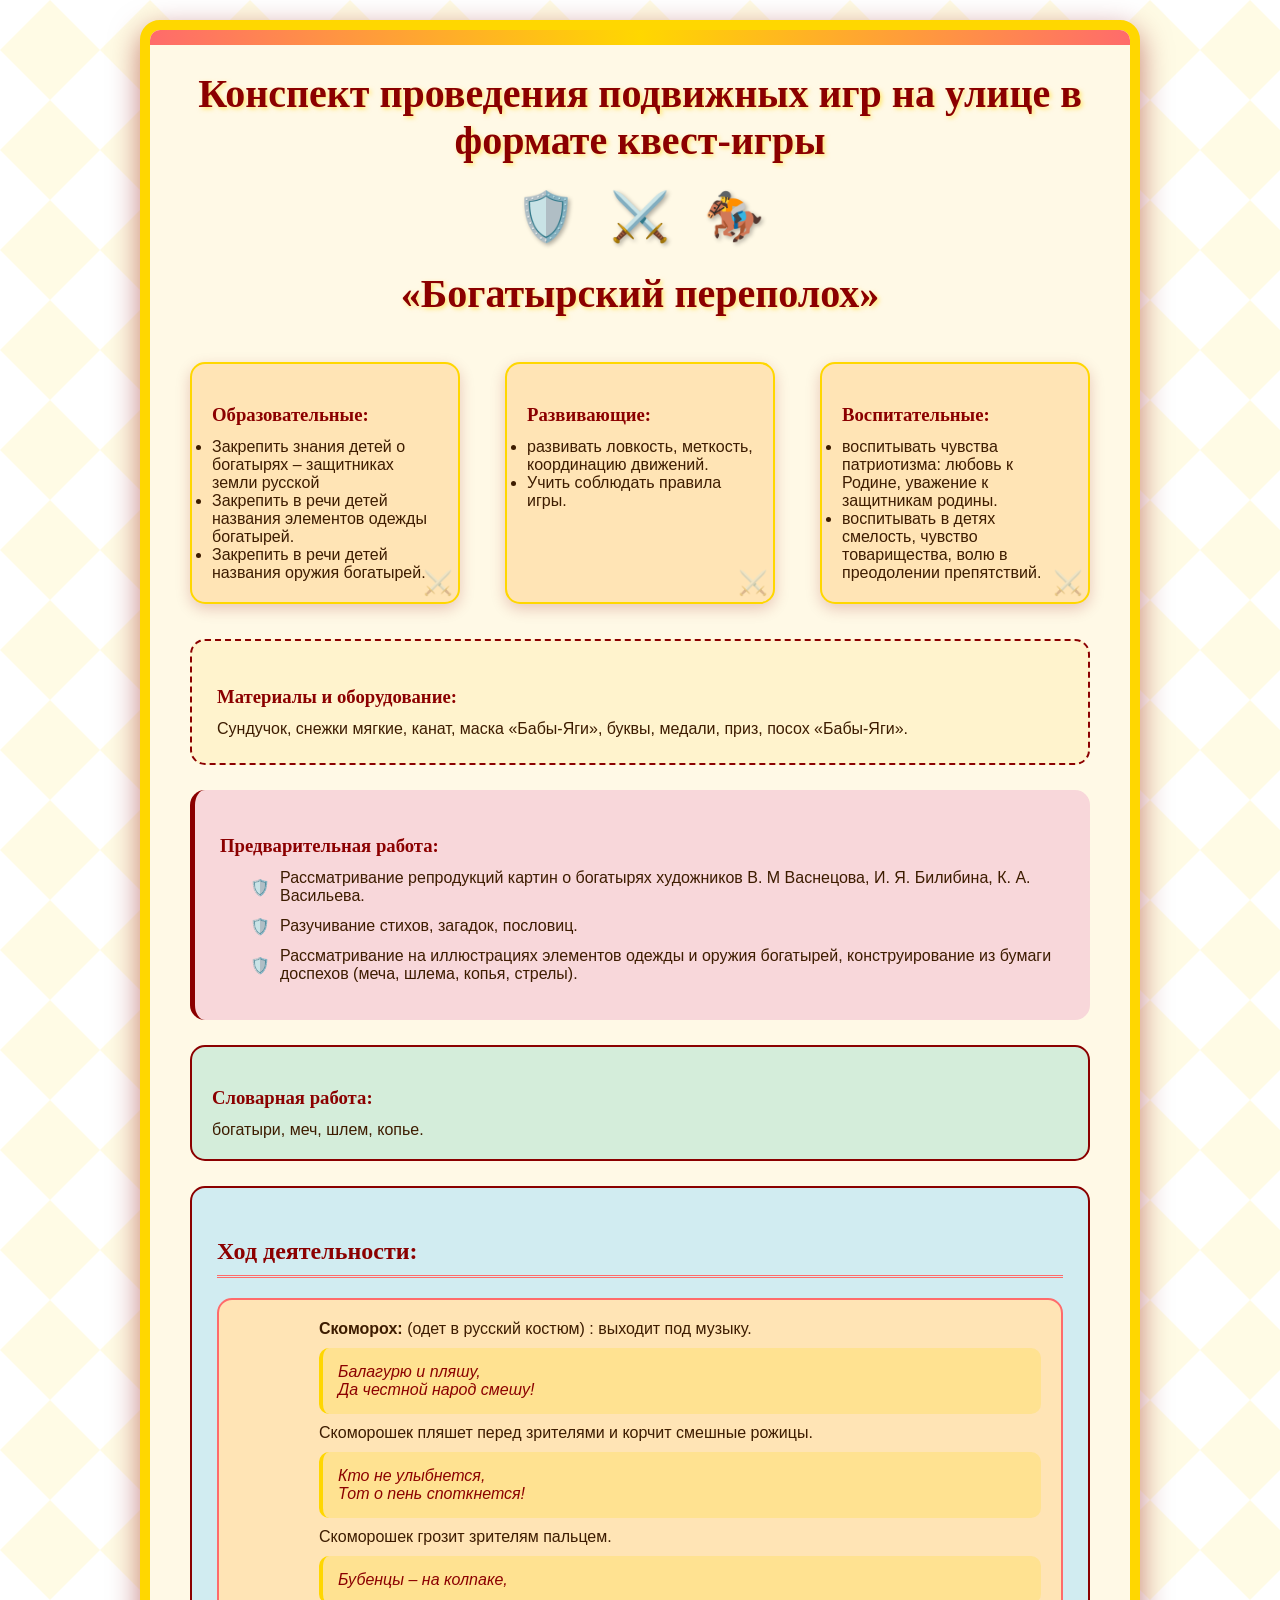
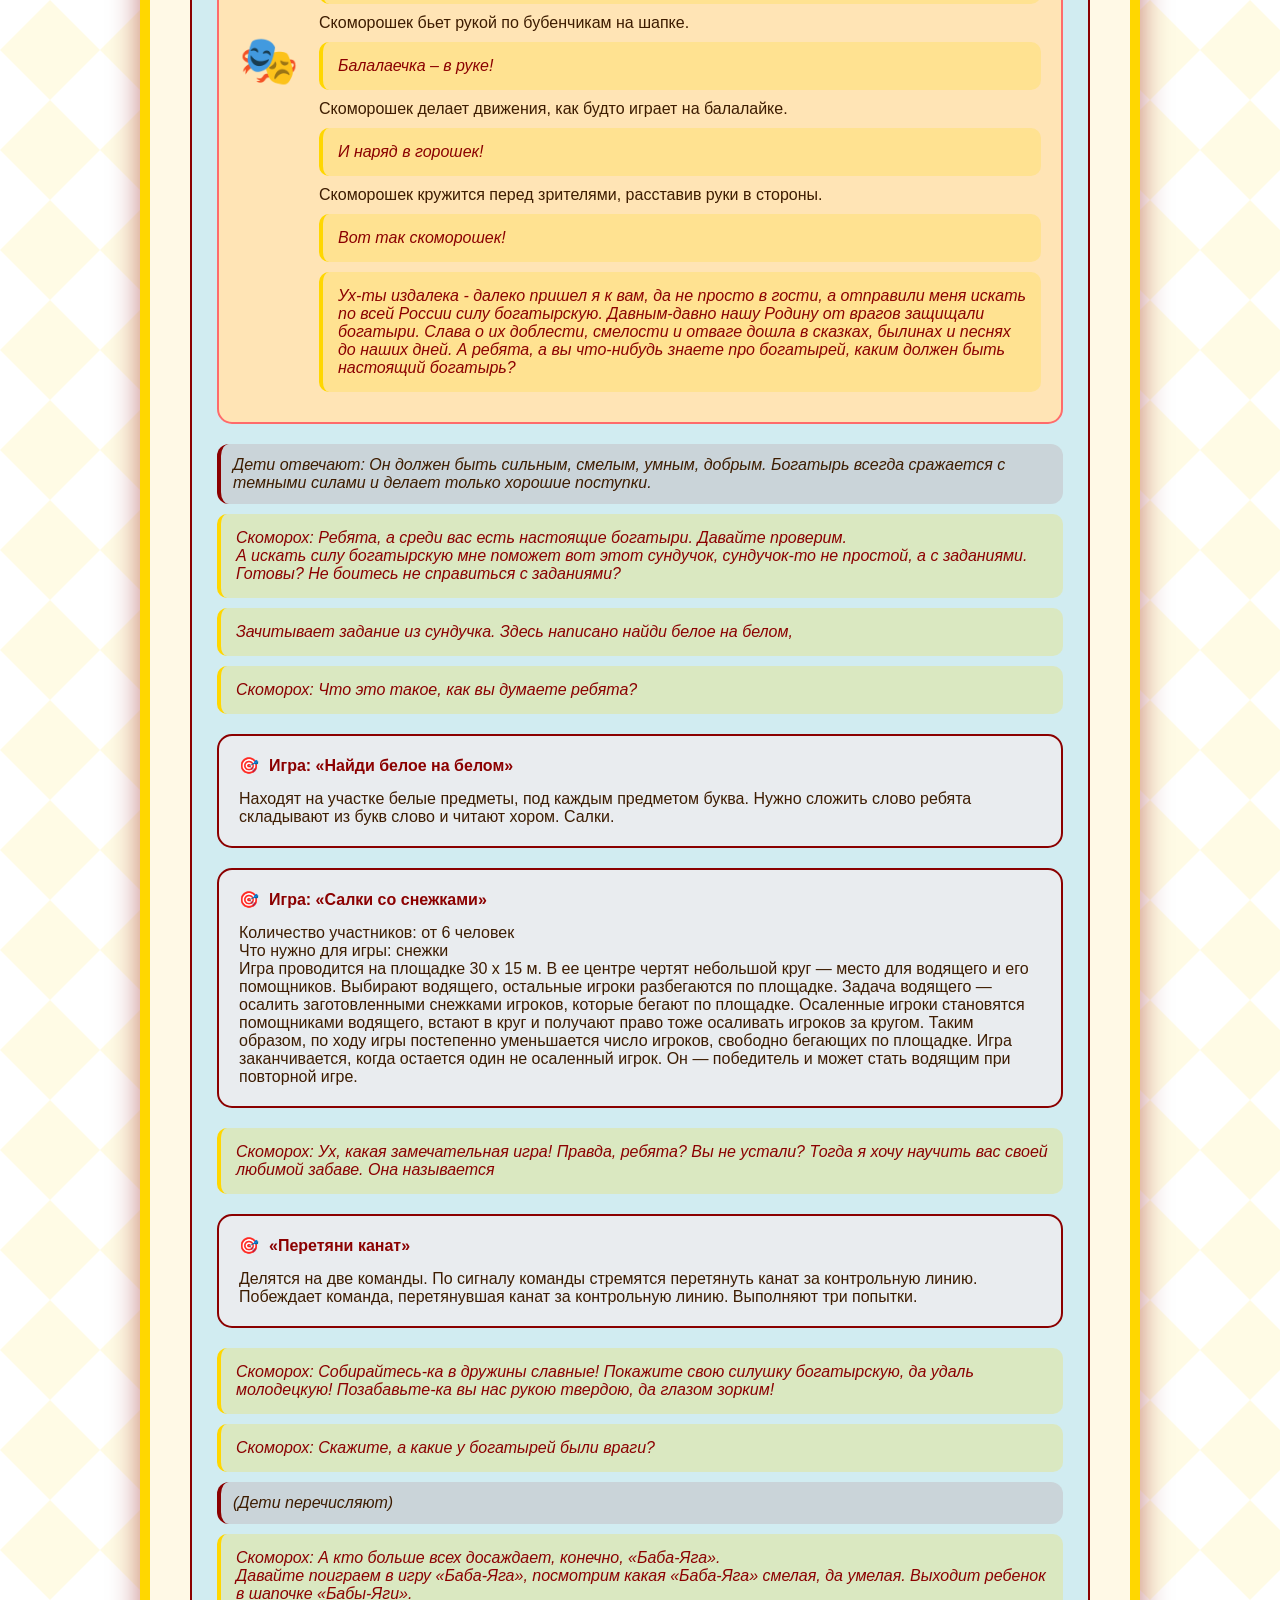
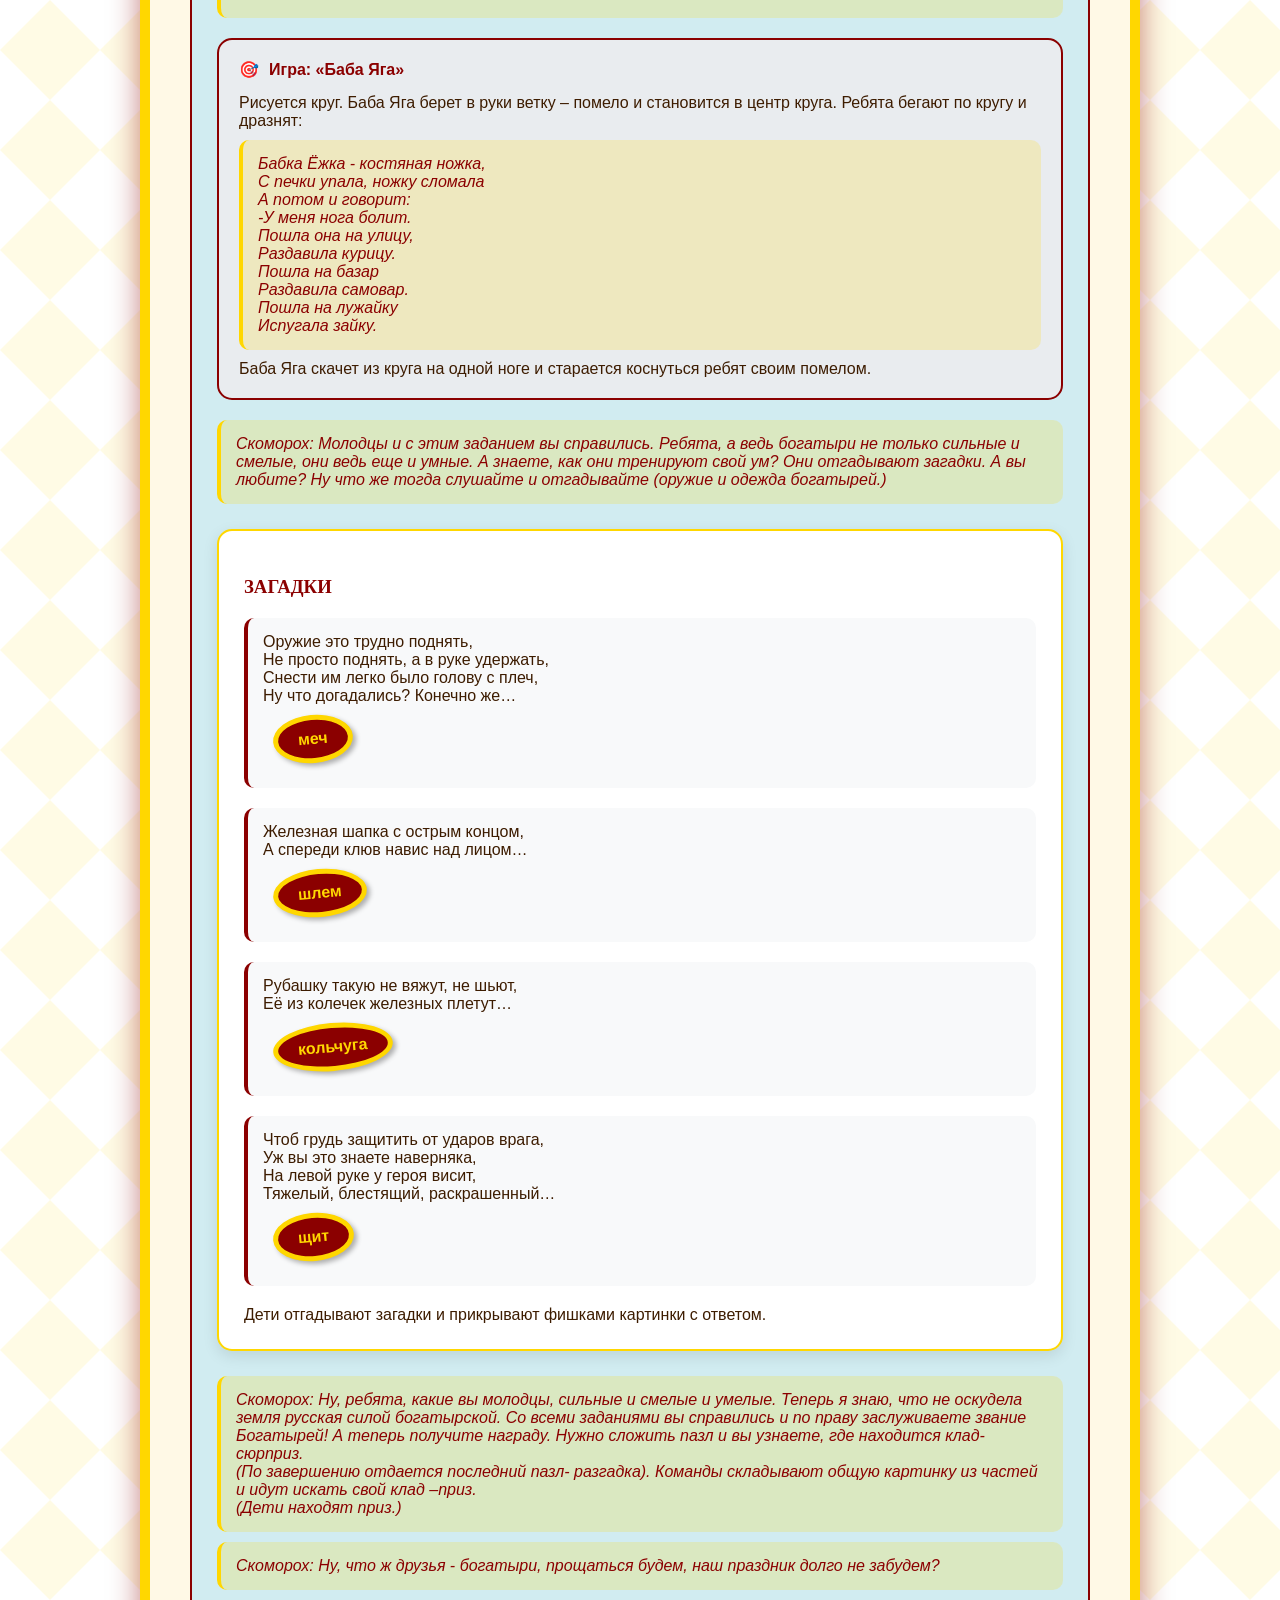
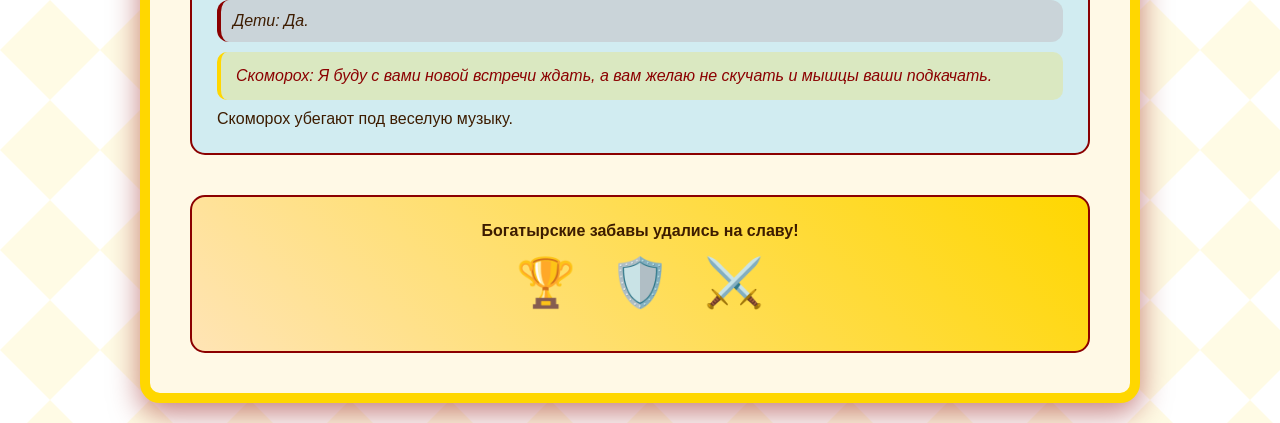
<file: article5/article5.html>
<!DOCTYPE html>
<html lang="ru">
<head>
    <meta charset="UTF-8">
    <meta name="viewport" content="width=device-width, initial-scale=1.0">
    <title>Квест-игра «Богатырский переполох»</title>
    <style>
        * {
            margin: 0;
            padding: 0;
            box-sizing: border-box;
            font-family: 'Segoe UI', Tahoma, Geneva, Verdana, sans-serif;
        }

        body {
            background: linear-gradient(to bottom, #8e0000 0%, #ff6b6b 100%);
            min-height: 100vh;
            padding: 20px;
            display: flex;
            justify-content: center;
            align-items: center;
            color: #3d1c00;
            background-image: url('data:image/svg+xml;utf8,<svg xmlns="http://www.w3.org/2000/svg" width="100" height="100" viewBox="0 0 100 100"><path fill="%23ffd700" opacity="0.1" d="M50 0 L100 50 L50 100 L0 50 Z"></path></svg>');
        }

        .container {
            max-width: 1000px;
            background: #fff9e6;
            border-radius: 20px;
            padding: 40px;
            box-shadow: 0 10px 30px rgba(139, 0, 0, 0.5);
            position: relative;
            overflow: hidden;
            border: 10px solid #ffd700;
        }

        .container::before {
            content: '';
            position: absolute;
            top: 0;
            left: 0;
            right: 0;
            height: 15px;
            background: linear-gradient(90deg, #ff6b6b, #ffd700, #ff6b6b);
            z-index: 1;
        }

        .header {
            text-align: center;
            margin-bottom: 35px;
            position: relative;
        }

        h1 {
            color: #8b0000;
            font-size: 2.5em;
            margin-bottom: 15px;
            text-shadow: 2px 2px 4px rgba(255, 215, 0, 0.5);
            font-family: 'Times New Roman', serif;
        }

        h2 {
            color: #8b0000;
            margin: 25px 0 15px;
            padding-bottom: 10px;
            border-bottom: 3px double #ff6b6b;
            font-family: 'Times New Roman', serif;
        }

        h3 {
            color: #8b0000;
            margin: 20px 0 12px;
            font-family: 'Times New Roman', serif;
        }

        .shield {
            display: inline-block;
            background: #8b0000;
            color: #ffd700;
            padding: 10px 20px;
            border-radius: 50%;
            margin: 10px;
            transform: rotate(-5deg);
            box-shadow: 3px 3px 5px rgba(0, 0, 0, 0.3);
            border: 5px solid #ffd700;
            font-weight: bold;
        }

        .goals {
            display: flex;
            flex-wrap: wrap;
            justify-content: space-between;
            margin: 25px 0;
        }

        .goal-card {
            flex-basis: 30%;
            background: #ffe4b5;
            padding: 20px;
            border-radius: 15px;
            margin: 10px 0;
            box-shadow: 0 5px 15px rgba(139, 0, 0, 0.2);
            border: 2px solid #ffd700;
            position: relative;
            overflow: hidden;
        }

        .goal-card::after {
            content: '⚔️';
            position: absolute;
            bottom: 5px;
            right: 5px;
            font-size: 1.5em;
            opacity: 0.3;
        }

        .materials {
            background: #fff3cd;
            padding: 25px;
            border-radius: 15px;
            margin: 25px 0;
            border: 2px dashed #8b0000;
        }

        .work {
            background: #f8d7da;
            padding: 25px;
            border-radius: 15px;
            margin: 25px 0;
            border-left: 5px solid #8b0000;
        }

        .work ul {
            padding-left: 30px;
            list-style-type: none;
        }

        .work li {
            margin: 12px 0;
            padding-left: 30px;
            position: relative;
        }

        .work li::before {
            content: '🛡️';
            position: absolute;
            left: 0;
            top: 50%;
            transform: translateY(-50%);
        }

        .vocabulary {
            background: #d4edda;
            padding: 20px;
            border-radius: 15px;
            margin: 25px 0;
            border: 2px solid #8b0000;
        }

        .activity {
            background: #d1ecf1;
            padding: 25px;
            border-radius: 15px;
            margin: 25px 0;
            border: 2px solid #8b0000;
        }

        .character {
            display: flex;
            align-items: center;
            background: #ffe4b5;
            padding: 20px;
            border-radius: 15px;
            margin: 20px 0;
            border: 2px solid #ff6b6b;
        }

        .character-icon {
            font-size: 3em;
            margin-right: 20px;
            flex-shrink: 0;
        }

        .dialogue {
            font-style: italic;
            color: #8b0000;
            margin: 10px 0;
            padding: 15px;
            border-radius: 10px;
            background: rgba(255, 215, 0, 0.2);
            border-left: 4px solid #ffd700;
        }

        .kids-answer {
            background: rgba(139, 0, 0, 0.1);
            padding: 12px;
            border-radius: 12px;
            margin: 10px 0;
            font-style: italic;
            border-left: 4px solid #8b0000;
        }

        .game {
            background: #e9ecef;
            padding: 20px;
            border-radius: 15px;
            margin: 20px 0;
            border: 2px solid #8b0000;
        }

        .game-title {
            font-weight: bold;
            color: #8b0000;
            display: flex;
            align-items: center;
            margin-bottom: 15px;
        }

        .game-title::before {
            content: '🎯';
            margin-right: 10px;
        }

        .riddles {
            background: #fff;
            padding: 25px;
            border-radius: 15px;
            margin: 25px 0;
            border: 2px solid #ffd700;
            box-shadow: 0 5px 15px rgba(0, 0, 0, 0.1);
        }

        .riddle {
            margin: 20px 0;
            padding: 15px;
            background: #f8f9fa;
            border-radius: 10px;
            border-left: 4px solid #8b0000;
        }

        .conclusion {
            text-align: center;
            margin-top: 40px;
            padding: 25px;
            background: linear-gradient(45deg, #ffe4b5, #ffd700);
            border-radius: 15px;
            font-weight: bold;
            border: 2px solid #8b0000;
        }

        .treasure {
            font-size: 3em;
            animation: bounce 2s infinite;
            display: inline-block;
            margin: 15px;
        }

        @keyframes bounce {
            0%, 100% { transform: translateY(0); }
            50% { transform: translateY(-20px); }
        }

        .decorative {
            text-align: center;
            margin: 25px 0;
        }

        .decorative span {
            font-size: 3em;
            margin: 0 15px;
            text-shadow: 2px 2px 4px rgba(0, 0, 0, 0.3);
        }

        @media (max-width: 768px) {
            .goal-card {
                flex-basis: 100%;
            }

            .character {
                flex-direction: column;
                text-align: center;
            }

            .character-icon {
                margin-right: 0;
                margin-bottom: 15px;
            }
        }
    </style>
</head>
<body>
<div class="container">
    <div class="header">
        <h1>Конспект проведения подвижных игр на улице в формате квест-игры</h1>
        <div class="decorative">
            <span>🛡️</span>
            <span>⚔️</span>
            <span>🏇</span>
        </div>
        <h1>«Богатырский переполох»</h1>
    </div>

    <div class="goals">
        <div class="goal-card">
            <h3>Образовательные:</h3>
            <ul>
                <li>Закрепить знания детей о богатырях – защитниках земли русской</li>
                <li>Закрепить в речи детей названия элементов одежды богатырей.</li>
                <li>Закрепить в речи детей названия оружия богатырей.</li>
            </ul>
        </div>

        <div class="goal-card">
            <h3>Развивающие:</h3>
            <ul>
                <li>развивать ловкость, меткость, координацию движений.</li>
                <li>Учить соблюдать правила игры.</li>
            </ul>
        </div>

        <div class="goal-card">
            <h3>Воспитательные:</h3>
            <ul>
                <li>воспитывать чувства патриотизма: любовь к Родине, уважение к защитникам родины.</li>
                <li>воспитывать в детях смелость, чувство товарищества, волю в преодолении препятствий.</li>
            </ul>
        </div>
    </div>

    <div class="materials">
        <h3>Материалы и оборудование:</h3>
        <p>Сундучок, снежки мягкие, канат, маска «Бабы-Яги», буквы, медали, приз, посох «Бабы-Яги».</p>
    </div>

    <div class="work">
        <h3>Предварительная работа:</h3>
        <ul>
            <li>Рассматривание репродукций картин о богатырях художников В. М Васнецова, И. Я. Билибина, К. А. Васильева.</li>
            <li>Разучивание стихов, загадок, пословиц.</li>
            <li>Рассматривание на иллюстрациях элементов одежды и оружия богатырей, конструирование из бумаги доспехов (меча, шлема, копья, стрелы).</li>
        </ul>
    </div>

    <div class="vocabulary">
        <h3>Словарная работа:</h3>
        <p>богатыри, меч, шлем, копье.</p>
    </div>

    <div class="activity">
        <h2>Ход деятельности:</h2>

        <div class="character">
            <div class="character-icon">🎭</div>
            <div>
                <p><strong>Скоморох:</strong> (одет в русский костюм) : выходит под музыку.</p>
                <div class="dialogue">
                    <p>Балагурю и пляшу,</p>
                    <p>Да честной народ смешу!</p>
                </div>
                <p>Скоморошек пляшет перед зрителями и корчит смешные рожицы.</p>
                <div class="dialogue">
                    <p>Кто не улыбнется,</p>
                    <p>Тот о пень споткнется!</p>
                </div>
                <p>Скоморошек грозит зрителям пальцем.</p>
                <div class="dialogue">
                    <p>Бубенцы – на колпаке,</p>
                </div>
                <p>Скоморошек бьет рукой по бубенчикам на шапке.</p>
                <div class="dialogue">
                    <p>Балалаечка – в руке!</p>
                </div>
                <p>Скоморошек делает движения, как будто играет на балалайке.</p>
                <div class="dialogue">
                    <p>И наряд в горошек!</p>
                </div>
                <p>Скоморошек кружится перед зрителями, расставив руки в стороны.</p>
                <div class="dialogue">
                    <p>Вот так скоморошек!</p>
                </div>
                <div class="dialogue">
                    <p>Ух-ты издалека - далеко пришел я к вам, да не просто в гости, а отправили меня искать по всей России силу богатырскую. Давным-давно нашу Родину от врагов защищали богатыри. Слава о их доблести, смелости и отваге дошла в сказках, былинах и песнях до наших дней. А ребята, а вы что-нибудь знаете про богатырей, каким должен быть настоящий богатырь?</p>
                </div>
            </div>
        </div>

        <div class="kids-answer">
            <p>Дети отвечают: Он должен быть сильным, смелым, умным, добрым. Богатырь всегда сражается с темными силами и делает только хорошие поступки.</p>
        </div>

        <div class="dialogue">
            <p>Скоморох: Ребята, а среди вас есть настоящие богатыри. Давайте проверим.</p>
            <p>А искать силу богатырскую мне поможет вот этот сундучок, сундучок-то не простой, а с заданиями. Готовы? Не боитесь не справиться с заданиями?</p>
        </div>

        <div class="dialogue">
            <p>Зачитывает задание из сундучка. Здесь написано найди белое на белом,</p>
        </div>

        <div class="dialogue">
            <p>Скоморох: Что это такое, как вы думаете ребята?</p>
        </div>

        <div class="game">
            <div class="game-title">Игра: «Найди белое на белом»</div>
            <p>Находят на участке белые предметы, под каждым предметом буква. Нужно сложить слово ребята складывают из букв слово и читают хором. Салки.</p>
        </div>

        <div class="game">
            <div class="game-title">Игра: «Салки со снежками»</div>
            <p>Количество участников: от 6 человек</p>
            <p>Что нужно для игры: снежки</p>
            <p>Игра проводится на площадке 30 х 15 м. В ее центре чертят небольшой круг — место для водящего и его помощников. Выбирают водящего, остальные игроки разбегаются по площадке. Задача водящего — осалить заготовленными снежками игроков, которые бегают по площадке. Осаленные игроки становятся помощниками водящего, встают в круг и получают право тоже осаливать игроков за кругом. Таким образом, по ходу игры постепенно уменьшается число игроков, свободно бегающих по площадке. Игра заканчивается, когда остается один не осаленный игрок. Он — победитель и может стать водящим при повторной игре.</p>
        </div>

        <div class="dialogue">
            <p>Скоморох: Ух, какая замечательная игра! Правда, ребята? Вы не устали? Тогда я хочу научить вас своей любимой забаве. Она называется</p>
        </div>

        <div class="game">
            <div class="game-title">«Перетяни канат»</div>
            <p>Делятся на две команды. По сигналу команды стремятся перетянуть канат за контрольную линию. Побеждает команда, перетянувшая канат за контрольную линию. Выполняют три попытки.</p>
        </div>

        <div class="dialogue">
            <p>Скоморох: Собирайтесь-ка в дружины славные! Покажите свою силушку богатырскую, да удаль молодецкую! Позабавьте-ка вы нас рукою твердою, да глазом зорким!</p>
        </div>

        <div class="dialogue">
            <p>Скоморох: Скажите, а какие у богатырей были враги?</p>
        </div>

        <div class="kids-answer">
            <p>(Дети перечисляют)</p>
        </div>

        <div class="dialogue">
            <p>Скоморох: А кто больше всех досаждает, конечно, «Баба-Яга».</p>
            <p>Давайте поиграем в игру «Баба-Яга», посмотрим какая «Баба-Яга» смелая, да умелая. Выходит ребенок в шапочке «Бабы-Яги».</p>
        </div>

        <div class="game">
            <div class="game-title">Игра: «Баба Яга»</div>
            <p>Рисуется круг. Баба Яга берет в руки ветку – помело и становится в центр круга. Ребята бегают по кругу и дразнят:</p>
            <div class="dialogue">
                <p>Бабка Ёжка - костяная ножка,</p>
                <p>С печки упала, ножку сломала</p>
                <p>А потом и говорит:</p>
                <p>-У меня нога болит.</p>
                <p>Пошла она на улицу,</p>
                <p>Раздавила курицу.</p>
                <p>Пошла на базар</p>
                <p>Раздавила самовар.</p>
                <p>Пошла на лужайку</p>
                <p>Испугала зайку.</p>
            </div>
            <p>Баба Яга скачет из круга на одной ноге и старается коснуться ребят своим помелом.</p>
        </div>

        <div class="dialogue">
            <p>Скоморох: Молодцы и с этим заданием вы справились. Ребята, а ведь богатыри не только сильные и смелые, они ведь еще и умные. А знаете, как они тренируют свой ум? Они отгадывают загадки. А вы любите? Ну что же тогда слушайте и отгадывайте (оружие и одежда богатырей.)</p>
        </div>

        <div class="riddles">
            <h3>ЗАГАДКИ</h3>

            <div class="riddle">
                <p>Оружие это трудно поднять,</p>
                <p>Не просто поднять, а в руке удержать,</p>
                <p>Снести им легко было голову с плеч,</p>
                <p>Ну что догадались? Конечно же…</p>
                <div class="shield">меч</div>
            </div>

            <div class="riddle">
                <p>Железная шапка с острым концом,</p>
                <p>А спереди клюв навис над лицом…</p>
                <div class="shield">шлем</div>
            </div>

            <div class="riddle">
                <p>Рубашку такую не вяжут, не шьют,</p>
                <p>Её из колечек железных плетут…</p>
                <div class="shield">кольчуга</div>
            </div>

            <div class="riddle">
                <p>Чтоб грудь защитить от ударов врага,</p>
                <p>Уж вы это знаете наверняка,</p>
                <p>На левой руке у героя висит,</p>
                <p>Тяжелый, блестящий, раскрашенный…</p>
                <div class="shield">щит</div>
            </div>

            <p>Дети отгадывают загадки и прикрывают фишками картинки с ответом.</p>
        </div>

        <div class="dialogue">
            <p>Скоморох: Ну, ребята, какие вы молодцы, сильные и смелые и умелые. Теперь я знаю, что не оскудела земля русская силой богатырской. Со всеми заданиями вы справились и по праву заслуживаете звание Богатырей! А теперь получите награду. Нужно сложить пазл и вы узнаете, где находится клад-сюрприз.</p>
            <p>(По завершению отдается последний пазл- разгадка). Команды складывают общую картинку из частей и идут искать свой клад –приз.</p>
            <p>(Дети находят приз.)</p>
        </div>

        <div class="dialogue">
            <p>Скоморох: Ну, что ж друзья - богатыри, прощаться будем, наш праздник долго не забудем?</p>
        </div>

        <div class="kids-answer">
            <p>Дети: Да.</p>
        </div>

        <div class="dialogue">
            <p>Скоморох: Я буду с вами новой встречи ждать, а вам желаю не скучать и мышцы ваши подкачать.</p>
        </div>

        <p>Скоморох убегают под веселую музыку.</p>
    </div>

    <div class="conclusion">
        <p>Богатырские забавы удались на славу!</p>
        <div class="treasure">🏆</div>
        <div class="treasure">🛡️</div>
        <div class="treasure">⚔️</div>
    </div>
</div>
</body>
</html>
</file>
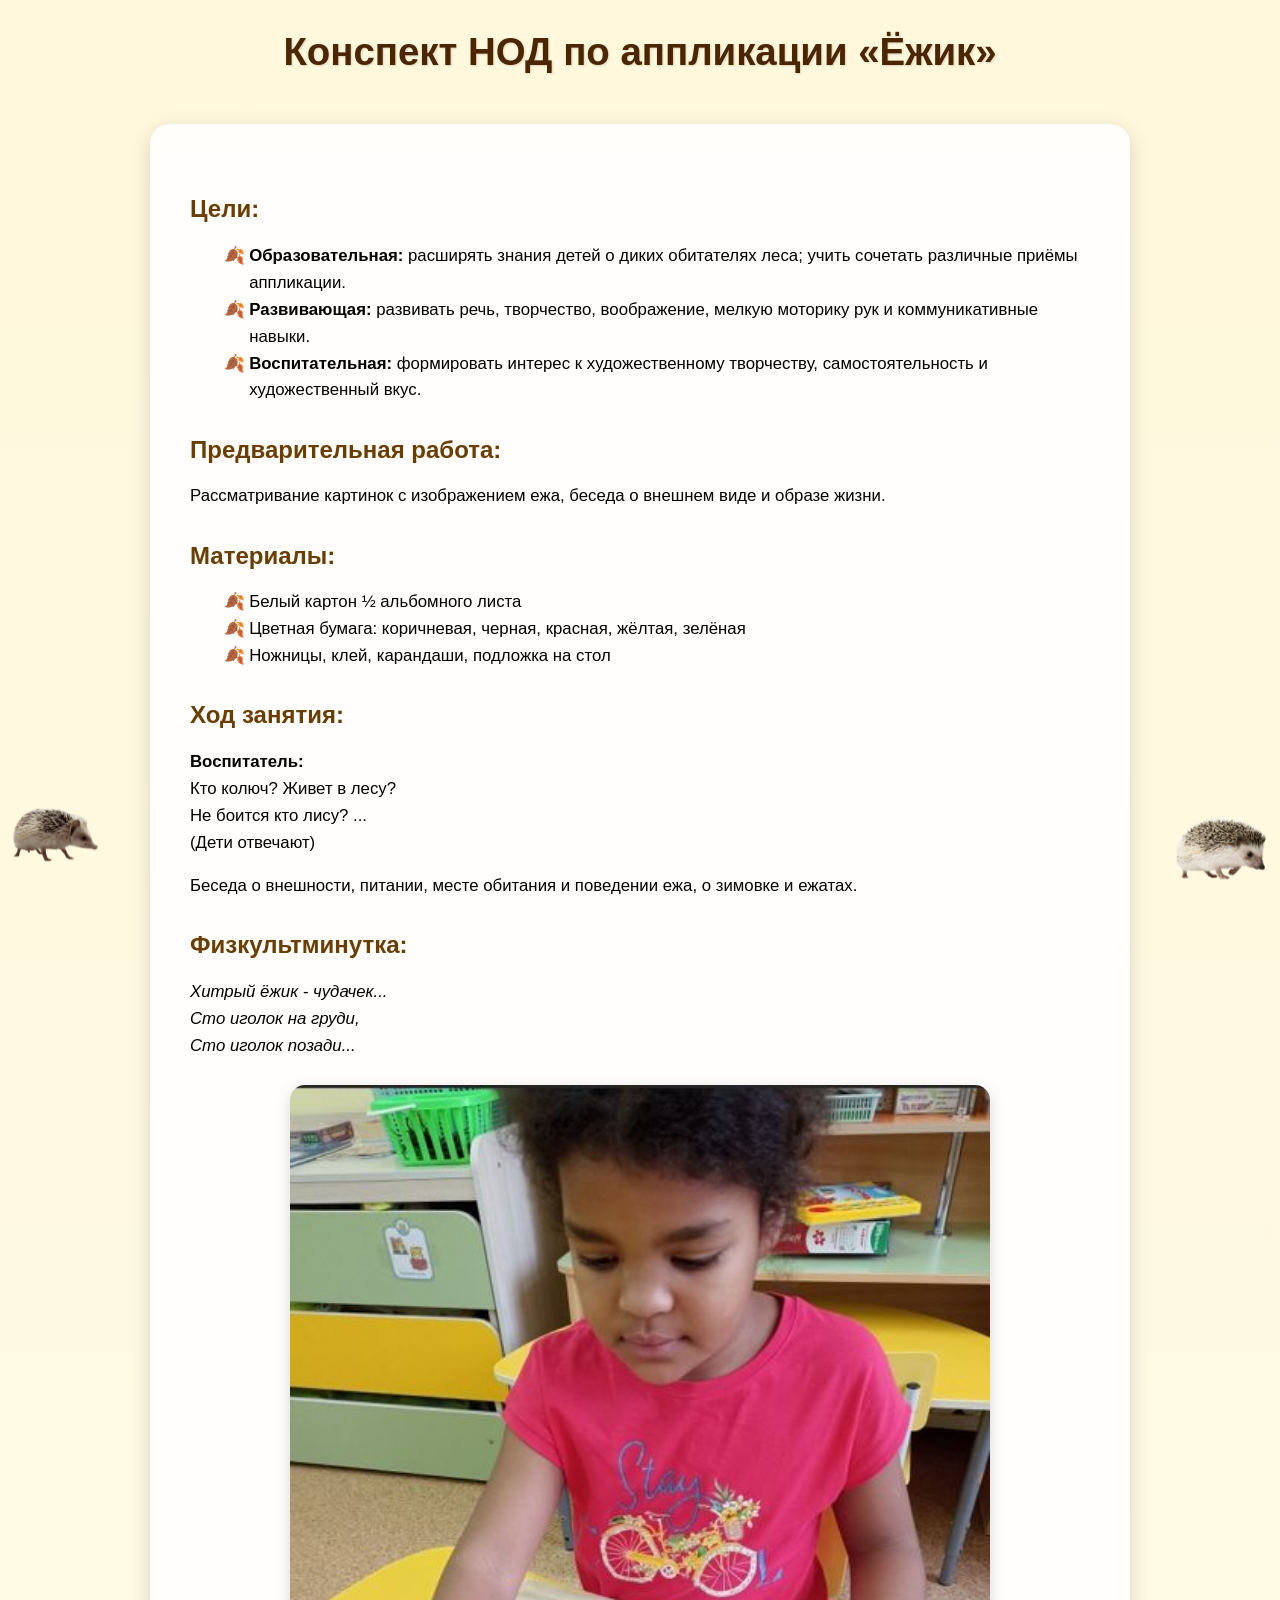
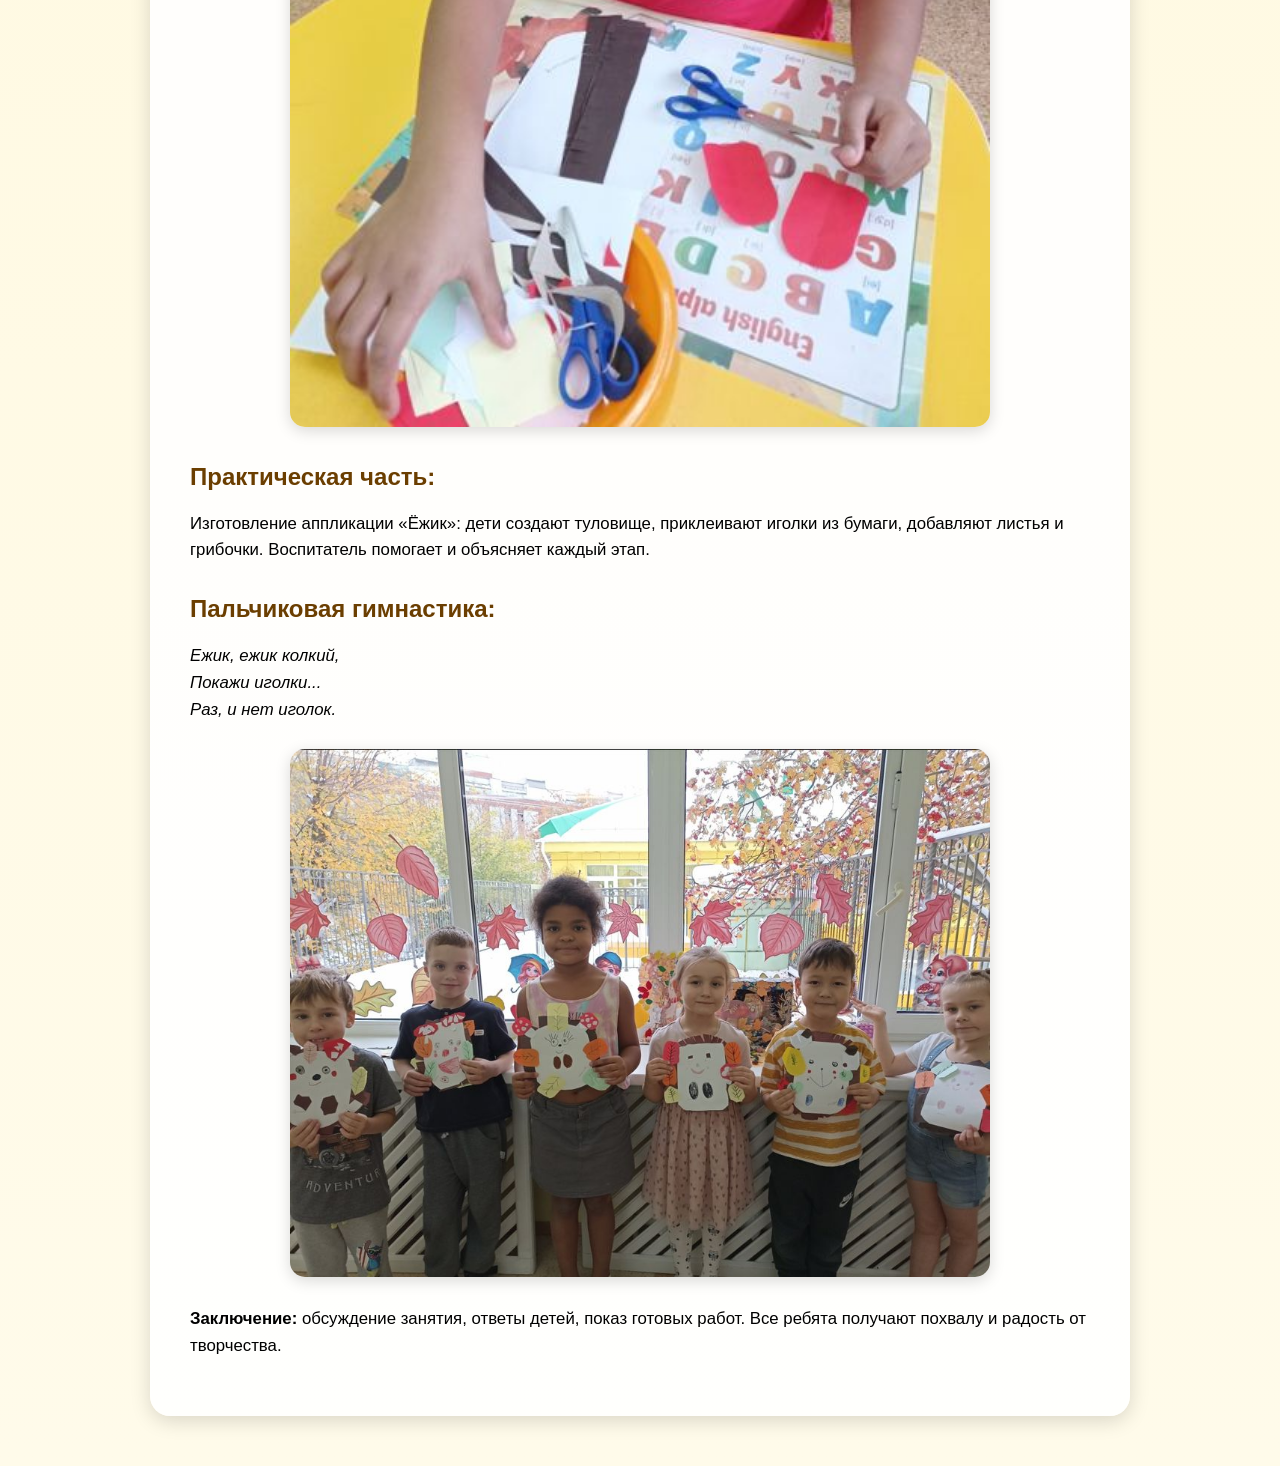
<file: images/egik.html>
<!DOCTYPE html>
<html lang="ru">
<head>
<meta charset="UTF-8">
<meta name="viewport" content="width=device-width, initial-scale=1.0">
<title>Конспект НОД по аппликации «Ёжик»</title>
<style>
  body {
    margin: 0;
    font-family: "Comic Sans MS", "Segoe UI", sans-serif;
    background: linear-gradient(to bottom, #fff8dc, #fffbea);
    overflow-x: hidden;
  }

  h1 {
    text-align: center;
    font-size: 2.4em;
    margin-top: 30px;
    color: #4b2600;
    text-shadow: 1px 1px 2px rgba(0,0,0,0.15);
    animation: fadeIn 2s ease;
  }

  .container {
    max-width: 900px;
    background: rgba(255,255,255,0.9);
    margin: 50px auto;
    padding: 40px;
    border-radius: 20px;
    box-shadow: 0 5px 20px rgba(0,0,0,0.15);
    position: relative;
    z-index: 2;
    animation: fadeInUp 2s ease;
  }

  h2 { color: #6b3e00; margin-top: 1.3em; }

  p, li {
    font-size: 1.05em;
    line-height: 1.6;
  }

  ul {
    list-style-type: "🍂 ";
    margin-left: 1.2em;
  }

  .img-box {
    text-align: center;
    margin: 25px 0;
  }

  .img-box img {
    width: 95%;
    max-width: 700px;
    border-radius: 15px;
    box-shadow: 0 4px 15px rgba(0,0,0,0.15);
    transition: transform 0.6s ease;
  }

  .img-box img:hover {
    transform: scale(1.03);
  }

  /* Листья */
  .leaf {
    position: fixed;
    width: 40px;
    height: 40px;
    background-image: url('https://cdn-icons-png.flaticon.com/512/415/415733.png');
    background-size: cover;
    opacity: 0.8;
    animation: fall linear infinite;
    z-index: 1;
  }

  @keyframes fall {
    0% { transform: translateY(-100px) rotate(0deg); opacity: 1; }
    100% { transform: translateY(110vh) rotate(360deg); opacity: 0; }
  }

  @keyframes fadeIn {
    from {opacity: 0;}
    to {opacity: 1;}
  }

  @keyframes fadeInUp {
    from {opacity: 0; transform: translateY(50px);}
    to {opacity: 1; transform: translateY(0);}
  }

  footer {
    text-align: center;
    padding: 20px;
    color: #777;
    font-size: 0.9em;
  }

  /* ЕЖИКИ */
  .hedgehog {
    position: fixed;
    bottom: 15px;
    width: 110px;
    z-index: 5;
    transition: transform 0.3s ease;
    pointer-events: none;
  }

  .hedgehog img {
    width: 100%;
    animation: bounce 0.5s infinite ease-in-out alternate;
  }

  @keyframes bounce {
    from { transform: translateY(0px) rotate(1deg); }
    to { transform: translateY(-5px) rotate(-1deg); }
  }

  @media (max-width: 768px) {
    h1 { font-size: 1.8em; }
    .container { padding: 20px; margin: 20px; }
    .hedgehog { width: 110px; bottom: 10px; }
  }
</style>
</head>
<body>

<h1>Конспект НОД по аппликации «Ёжик»</h1>

<div class="container">
 
  <h2>Цели:</h2>
  <ul>
    <li><b>Образовательная:</b> расширять знания детей о диких обитателях леса; учить сочетать различные приёмы аппликации.</li>
    <li><b>Развивающая:</b> развивать речь, творчество, воображение, мелкую моторику рук и коммуникативные навыки.</li>
    <li><b>Воспитательная:</b> формировать интерес к художественному творчеству, самостоятельность и художественный вкус.</li>
  </ul>

  <h2>Предварительная работа:</h2>
  <p>Рассматривание картинок с изображением ежа, беседа о внешнем виде и образе жизни.</p>

  <h2>Материалы:</h2>
  <ul>
    <li>Белый картон ½ альбомного листа</li>
    <li>Цветная бумага: коричневая, черная, красная, жёлтая, зелёная</li>
    <li>Ножницы, клей, карандаши, подложка на стол</li>
  </ul>

  <h2>Ход занятия:</h2>
  <p><b>Воспитатель:</b><br>
  Кто колюч? Живет в лесу?<br>
  Не боится кто лису? ...<br>
  (Дети отвечают)</p>

  <p>Беседа о внешности, питании, месте обитания и поведении ежа, о зимовке и ежатах.</p>

  <h2>Физкультминутка:</h2>
  <p><i>Хитрый ёжик - чудачек...<br>
  Сто иголок на груди,<br>
  Сто иголок позади...</i></p>

  <div class="img-box">
    <img src="2.jpg" alt="Дети делают аппликацию ежика">
  </div>

  <h2>Практическая часть:</h2>
  <p>Изготовление аппликации «Ёжик»: дети создают туловище, приклеивают иголки из бумаги, добавляют листья и грибочки. Воспитатель помогает и объясняет каждый этап.</p>

  <h2>Пальчиковая гимнастика:</h2>
  <p><i>Ежик, ежик колкий,<br>
  Покажи иголки...<br>
  Раз, и нет иголок.</i></p>

  <div class="img-box">
    <img src="3.jpg" alt="Готовые аппликации ежиков">
  </div>

  <p><b>Заключение:</b> обсуждение занятия, ответы детей, показ готовых работ. Все ребята получают похвалу и радость от творчества.</p>
</div>


<!-- ЕЖИКИ -->
<div class="hedgehog" id="hedgehogLeft">
  <img src="ej1.png" alt="Ежик слева направо">
</div>
<div class="hedgehog" id="hedgehogRight">
  <img src="ej2.png" alt="Ежик справа налево" style="transform: scaleX(-1);">
</div>

<script>
  // падающие листья
  const leafCount = 18;
  for (let i = 0; i < leafCount; i++) {
    const leaf = document.createElement('div');
    leaf.classList.add('leaf');
    leaf.style.left = Math.random() * 100 + 'vw';
    leaf.style.animationDuration = 5 + Math.random() * 5 + 's';
    leaf.style.animationDelay = Math.random() * 5 + 's';
    document.body.appendChild(leaf);
  }

  // бегущие ежики
  const hedgehogLeft = document.getElementById('hedgehogLeft');
  const hedgehogRight = document.getElementById('hedgehogRight');

  function updateHedgehogs() {
    const scrollTop = window.scrollY;
    const docHeight = document.body.scrollHeight - window.innerHeight;
    const progress = scrollTop / docHeight;
    const screenWidth = window.innerWidth;

    // левый бежит слева направо
    hedgehogLeft.style.left = (progress * (screenWidth - 100)) + 'px';
    // правый справа налево
    hedgehogRight.style.right = (progress * (screenWidth - 100)) + 'px';
  }

  window.addEventListener('scroll', updateHedgehogs);
</script>

</body>
</html>
</file>
<file: styles/main.css>
<style>
* {
    margin: 0;
    padding: 0;
    box-sizing: border-box;
}

body {
    font-family: 'Roboto', sans-serif;
    background: linear-gradient(120deg, #f5f7fa 0%, #e4edf5 100%);
    color: #2c3e50;
    line-height: 1.6;
    min-height: 100vh;
    padding: 20px;
    display: flex;
    justify-content: center;
    align-items: center;
    background-image: url('data:image/svg+xml;utf8,<svg xmlns="http://www.w3.org/2000/svg" width="100" height="100" viewBox="0 0 100 100"><path fill="%23a7c0cd" opacity="0.1" d="M50 0 L100 50 L50 100 L0 50 Z"></path></svg>');
}

.container {
    max-width: 1000px;
    background: rgba(255, 255, 255, 0.9);
    backdrop-filter: blur(10px);
    border-radius: 20px;
    padding: 40px;
    box-shadow: 0 15px 35px rgba(0, 0, 0, 0.1);
    position: relative;
    overflow: hidden;
}

.container::before {
    content: '';
    position: absolute;
    top: 0;
    left: 0;
    right: 0;
    height: 8px;
    background: linear-gradient(90deg, #3498db, #2ecc71, #3498db);
    z-index: 1;
}

.header {
    text-align: center;
    margin-bottom: 40px;
    position: relative;
    padding: 20px 0;
}

.header::after {
    content: '';
    display: block;
    width: 100px;
    height: 3px;
    background: #3498db;
    margin: 20px auto;
}

h1 {
    font-family: 'Playfair Display', serif;
    color: #2c3e50;
    font-size: 2.8em;
    margin-bottom: 15px;
    font-weight: 600;
}

h2 {
    font-family: 'Playfair Display', serif;
    color: #3498db;
    margin: 30px 0 20px;
    padding-bottom: 10px;
    border-bottom: 1px solid rgba(52, 152, 219, 0.3);
    font-weight: 600;
}

.intro {
    font-size: 1.2em;
    text-align: center;
    margin-bottom: 30px;
    color: #34495e;
    font-style: italic;
}

.content-block {
    background: rgba(255, 255, 255, 0.7);
    backdrop-filter: blur(5px);
    padding: 30px;
    border-radius: 15px;
    margin: 25px 0;
    border: 1px solid rgba(52, 152, 219, 0.2);
    box-shadow: 0 5px 15px rgba(0, 0, 0, 0.05);
    transition: transform 0.3s ease;
}

.content-block:hover {
    transform: translateY(-5px);
}

.quote {
    font-style: italic;
    padding: 25px;
    margin: 25px 0;
    background: rgba(236, 240, 241, 0.7);
    border-radius: 10px;
    border-left: 5px solid #3498db;
    position: relative;
}

.quote::before {
    content: """;
    font-size: 4em;
    position: absolute;
    top: -10px;
    left: 10px;
    color: rgba(52, 152, 219, 0.2);
    font-family: serif;
}

.philosophy {
    background: rgba(225, 245, 254, 0.5);
    border-left: 5px solid #29b6f6;
}

.skills {
    display: flex;
    flex-wrap: wrap;
    justify-content: space-between;
    margin: 30px 0;
}

.skill-item {
    flex-basis: 48%;
    background: rgba(255, 255, 255, 0.8);
    padding: 20px;
    border-radius: 12px;
    margin: 10px 0;
    box-shadow: 0 5px 15px rgba(0, 0, 0, 0.05);
    display: flex;
    align-items: center;
}

.skill-icon {
    font-size: 2.5em;
    margin-right: 20px;
    color: #3498db;
    flex-shrink: 0;
}

.children-focus {
    background: rgba(232, 245, 233, 0.5);
    border-left: 5px solid #66bb6a;
}

.testimonial {
    background: rgba(255, 248, 225, 0.5);
    padding: 25px;
    border-radius: 15px;
    margin: 30px 0;
    border-left: 5px solid #ffa726;
    position: relative;
}

.testimonial::before {
    content: '“';
    font-size: 6em;
    position: absolute;
    top: -20px;
    left: 15px;
    color: rgba(255, 167, 38, 0.2);
    font-family: serif;
}

.footer {
    text-align: center;
    margin-top: 50px;
    padding: 25px;
    background: rgba(236, 240, 241, 0.7);
    border-radius: 15px;
    font-weight: 500;
}

.signature {
    font-family: 'Playfair Display', serif;
    font-size: 1.5em;
    color: #2c3e50;
    margin-top: 20px;
}

.decorative {
    text-align: center;
    margin: 30px 0;
}

.decorative span {
    font-size: 2.5em;
    margin: 0 15px;
    opacity: 0.7;
    color: #3498db;
}

.highlight {
    background: linear-gradient(120deg, rgba(100, 181, 246, 0.2) 0%, rgba(100, 181, 246, 0) 100%);
    padding: 3px 8px;
    border-radius: 3px;
    font-weight: 500;
}

@media (max-width: 768px) {
    .skill-item {
        flex-basis: 100%;
    }

    .container {
        padding: 25px;
    }

    h1 {
        font-size: 2em;
    }
}
</file>
<file: styles/kover-styles.css>
/* Основные стили для страницы статьи */
* {
    margin: 0;
    padding: 0;
    box-sizing: border-box;
}

body {
    font-family: 'Comfortaa', cursive;
    line-height: 1.6;
    color: #333;
    background-color: #f9f7f4;
}

/* Шапка статьи */
.article-header {
    background: linear-gradient(135deg, #6a93cb 0%, #a4bfef 100%);
    padding: 30px 0;
    box-shadow: 0 4px 12px rgba(0, 0, 0, 0.1);
    margin-bottom: 40px;
}

.header-container {
    max-width: 1200px;
    margin: 0 auto;
    padding: 0 20px;
}

.article-header-content {
    text-align: center;
    color: white;
    position: relative;
}

.back-button {
    position: absolute;
    left: 0;
    top: 50%;
    transform: translateY(-50%);
    color: white;
    text-decoration: none;
    padding: 10px 20px;
    border-radius: 30px;
    background: rgba(255, 255, 255, 0.15);
    transition: all 0.3s ease;
    display: flex;
    align-items: center;
    gap: 8px;
    font-size: 14px;
}

.back-button:hover {
    background: rgba(255, 255, 255, 0.3);
    transform: translateY(-50%) translateX(-5px);
}

.article-header h1 {
    font-size: 32px;
    margin-bottom: 15px;
    text-shadow: 0 2px 4px rgba(0, 0, 0, 0.2);
}

.article-meta {
    display: flex;
    justify-content: center;
    gap: 20px;
    font-size: 14px;
    opacity: 0.9;
}

.article-meta span {
    display: flex;
    align-items: center;
    gap: 5px;
}

/* Основной контейнер */
.article-container {
    max-width: 1200px;
    margin: 0 auto 60px;
    padding: 0 20px;
    display: grid;
    grid-template-columns: 1fr 300px;
    gap: 40px;
}

@media (max-width: 900px) {
    .article-container {
        grid-template-columns: 1fr;
    }

    .back-button {
        position: relative;
        top: 0;
        transform: none;
        margin-bottom: 20px;
        display: inline-flex;
    }
}

/* Основной контент статьи */
.article-content {
    background: white;
    border-radius: 15px;
    padding: 30px;
    box-shadow: 0 5px 20px rgba(0, 0, 0, 0.08);
}

.article-intro {
    font-size: 18px;
    line-height: 1.8;
    color: #555;
    padding-bottom: 25px;
    margin-bottom: 25px;
    border-bottom: 2px solid #e4eaf2;
}

.article-section {
    margin-bottom: 35px;
}

.article-section h2 {
    font-size: 24px;
    color: #4a6fa5;
    margin-bottom: 15px;
    padding-bottom: 10px;
    border-bottom: 2px solid #e4eaf2;
    display: flex;
    align-items: center;
    gap: 10px;
}

.article-section h3 {
    font-size: 20px;
    color: #5a7fb5;
    margin: 20px 0 15px;
}

.tasks-list, .materials-list {
    list-style: none;
    padding-left: 0;
}

.tasks-list li, .materials-list li {
    padding: 10px 0;
    border-bottom: 1px dashed #e4eaf2;
    display: flex;
    align-items: flex-start;
    gap: 12px;
}

.tasks-list li:last-child, .materials-list li:last-child {
    border-bottom: none;
}

.tasks-list i, .materials-list i {
    color: #6a93cb;
    margin-top: 3px;
}

/* Словарная работа */
.vocabulary {
    display: flex;
    flex-wrap: wrap;
    gap: 15px;
}

.vocab-word {
    background: #e4eaf2;
    padding: 8px 16px;
    border-radius: 20px;
    font-weight: 700;
    color: #4a6fa5;
    border: 2px solid #c3d1e8;
}

/* Галерея изображений */
.image-gallery {
    display: grid;
    grid-template-columns: 1fr 1fr;
    gap: 20px;
    margin: 20px 0;
}

@media (max-width: 768px) {
    .image-gallery {
        grid-template-columns: 1fr;
    }
}

.image-item {
    margin-bottom: 20px;
}

.image-item.full-width {
    grid-column: 1 / -1;
}

.article-image {
    width: 100%;
    height: auto;
    border-radius: 10px;
    box-shadow: 0 4px 12px rgba(0, 0, 0, 0.1);
    transition: transform 0.3s ease;
}

.article-image:hover {
    transform: scale(1.02);
}

.image-caption {
    text-align: center;
    font-size: 14px;
    color: #666;
    margin-top: 8px;
    font-style: italic;
}

/* Физминутка */
.physical-activity {
    background: #f0f5ff;
    border-radius: 10px;
    padding: 20px;
    margin: 20px 0;
    border-left: 4px solid #6a93cb;
}

.activity-line {
    display: flex;
    justify-content: space-between;
    align-items: center;
    padding: 8px 0;
    border-bottom: 1px dashed #c3d1e8;
}

.activity-line:last-child {
    border-bottom: none;
}

.activity-text {
    font-size: 16px;
    color: #333;
}

.activity-icon {
    color: #6a93cb;
    font-size: 18px;
}

.activity-note {
    font-size: 14px;
    color: #888;
    margin-top: 5px;
    padding-left: 10px;
}

/* Результат */
.result-note {
    background: linear-gradient(135deg, #e8f4ff 0%, #f0f8ff 100%);
    border-radius: 10px;
    padding: 20px;
    margin-top: 20px;
    display: flex;
    gap: 15px;
    align-items: flex-start;
    border: 2px solid #c3d1e8;
}

.result-note i {
    color: #ffb347;
    font-size: 24px;
    margin-top: 3px;
}

.result-note p {
    color: #333;
    font-size: 16px;
    line-height: 1.6;
}

/* Рекомендации */
.article-tips {
    background: #fff9e6;
    border-radius: 10px;
    padding: 25px;
    margin-top: 30px;
    border: 2px solid #ffeaa7;
}

.article-tips h3 {
    color: #e67e22;
    margin-bottom: 15px;
    display: flex;
    align-items: center;
    gap: 10px;
}

.article-tips ul {
    list-style: none;
    padding-left: 0;
}

.article-tips li {
    padding: 8px 0;
    border-bottom: 1px dashed #ffeaa7;
    padding-left: 25px;
    position: relative;
}

.article-tips li:before {
    content: "•";
    color: #e67e22;
    font-size: 20px;
    position: absolute;
    left: 0;
    top: 5px;
}

.article-tips li:last-child {
    border-bottom: none;
}

/* Боковая панель */
.article-sidebar {
    position: sticky;
    top: 20px;
    height: fit-content;
}

.sidebar-section {
    background: white;
    border-radius: 10px;
    padding: 20px;
    margin-bottom: 20px;
    box-shadow: 0 4px 12px rgba(0, 0, 0, 0.06);
}

.sidebar-section h3 {
    font-size: 18px;
    color: #4a6fa5;
    margin-bottom: 15px;
    padding-bottom: 10px;
    border-bottom: 2px solid #e4eaf2;
    display: flex;
    align-items: center;
    gap: 8px;
}

.related-articles, .download-links {
    list-style: none;
    padding-left: 0;
}

.related-articles li, .download-links li {
    margin-bottom: 10px;
}

.related-articles a, .download-links a {
    color: #555;
    text-decoration: none;
    display: flex;
    align-items: center;
    gap: 8px;
    padding: 8px 0;
    transition: all 0.3s ease;
    border-bottom: 1px dashed #e4eaf2;
}

.related-articles a:hover, .download-links a:hover {
    color: #4a6fa5;
    transform: translateX(5px);
}

.related-articles a i, .download-links a i {
    color: #6a93cb;
    font-size: 14px;
}

/* Информация об авторе */
.author-info {
    display: flex;
    gap: 15px;
    align-items: center;
}

.author-info img {
    width: 80px;
    height: 80px;
    border-radius: 50%;
    object-fit: cover;
    border: 3px solid #e4eaf2;
}

.author-details h4 {
    font-size: 16px;
    color: #4a6fa5;
    margin-bottom: 5px;
}

.author-details p {
    font-size: 14px;
    color: #666;
    margin-bottom: 3px;
}

/* Футер статьи */
.article-footer {
    text-align: center;
    padding: 30px 0;
    background: linear-gradient(135deg, #6a93cb 0%, #a4bfef 100%);
    color: white;
}

.footer-content {
    max-width: 1200px;
    margin: 0 auto;
    padding: 0 20px;
}

.article-footer p {
    font-size: 14px;
    opacity: 0.9;
    margin-bottom: 15px;
}

.home-link {
    color: white;
    text-decoration: none;
    padding: 10px 25px;
    border-radius: 30px;
    background: rgba(255, 255, 255, 0.15);
    transition: all 0.3s ease;
    display: inline-flex;
    align-items: center;
    gap: 8px;
    font-size: 14px;
}

.home-link:hover {
    background: rgba(255, 255, 255, 0.3);
    transform: translateY(-2px);
}
</file>
